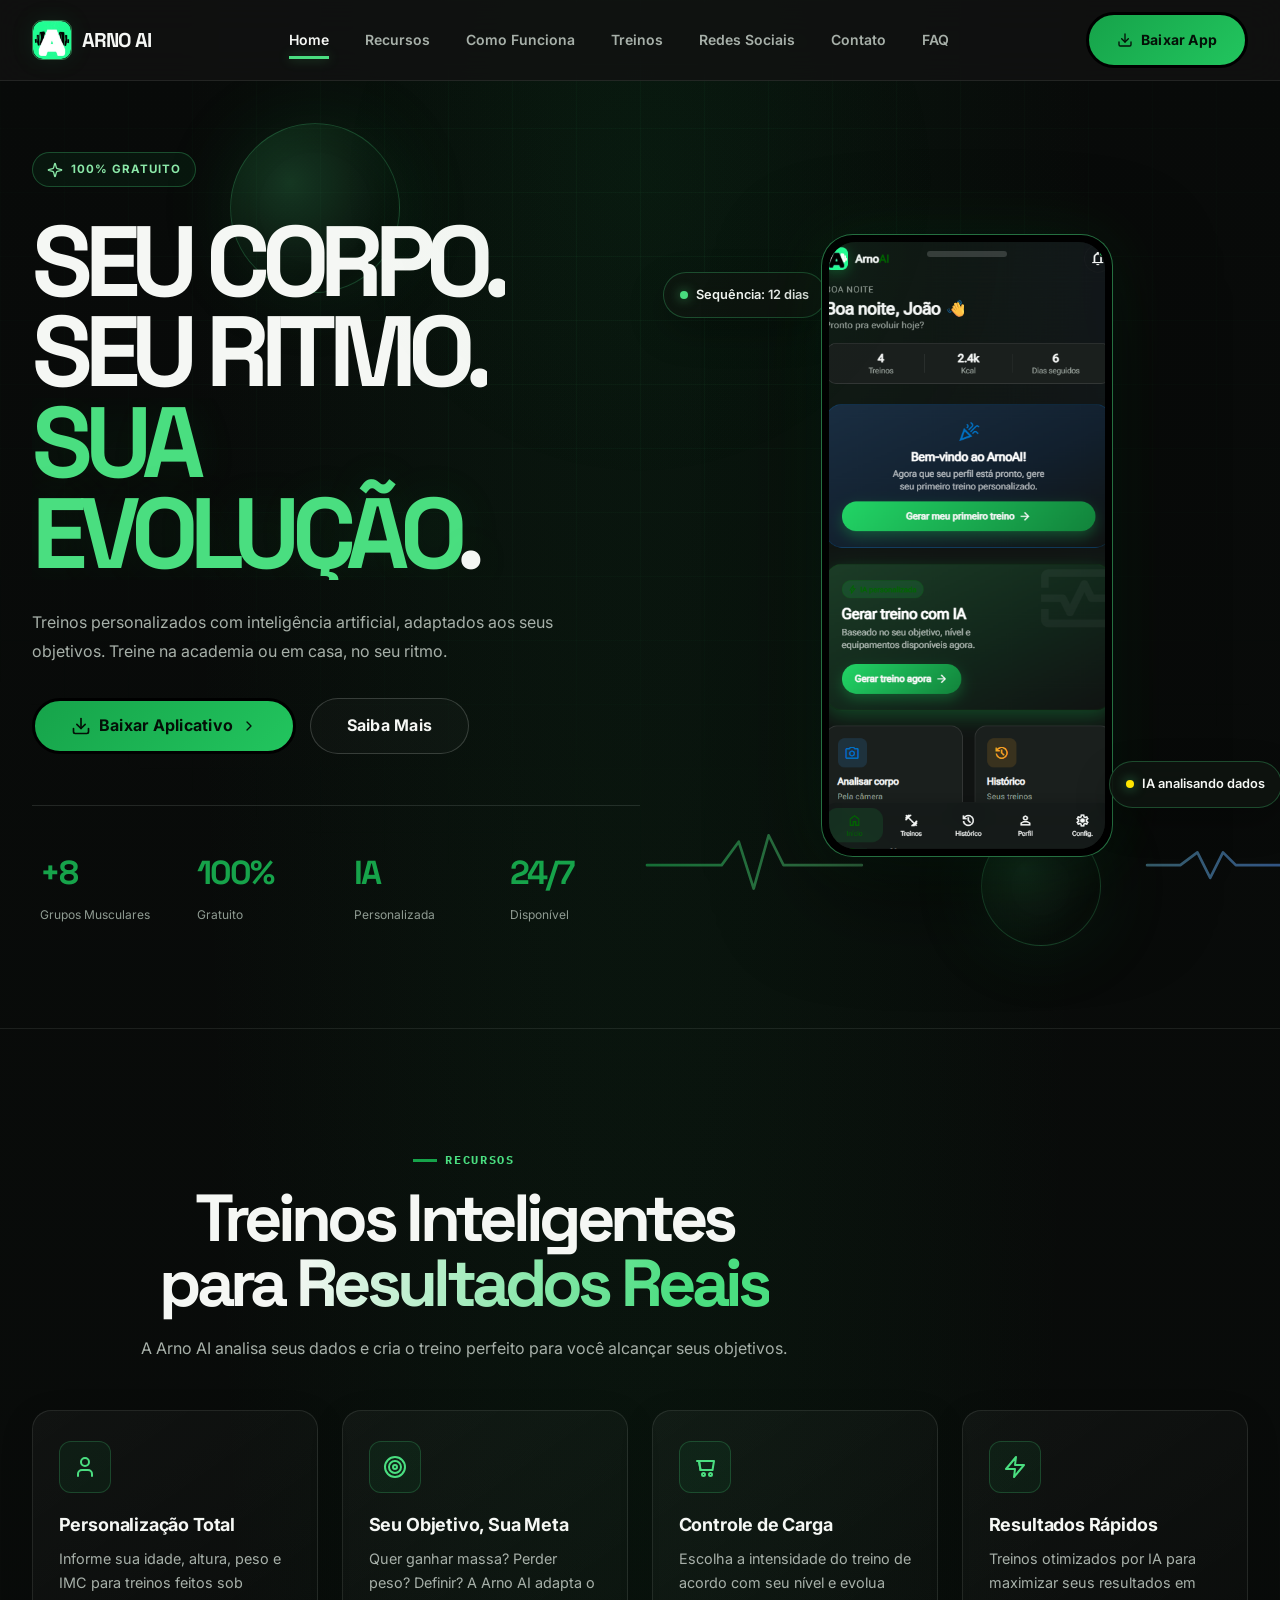
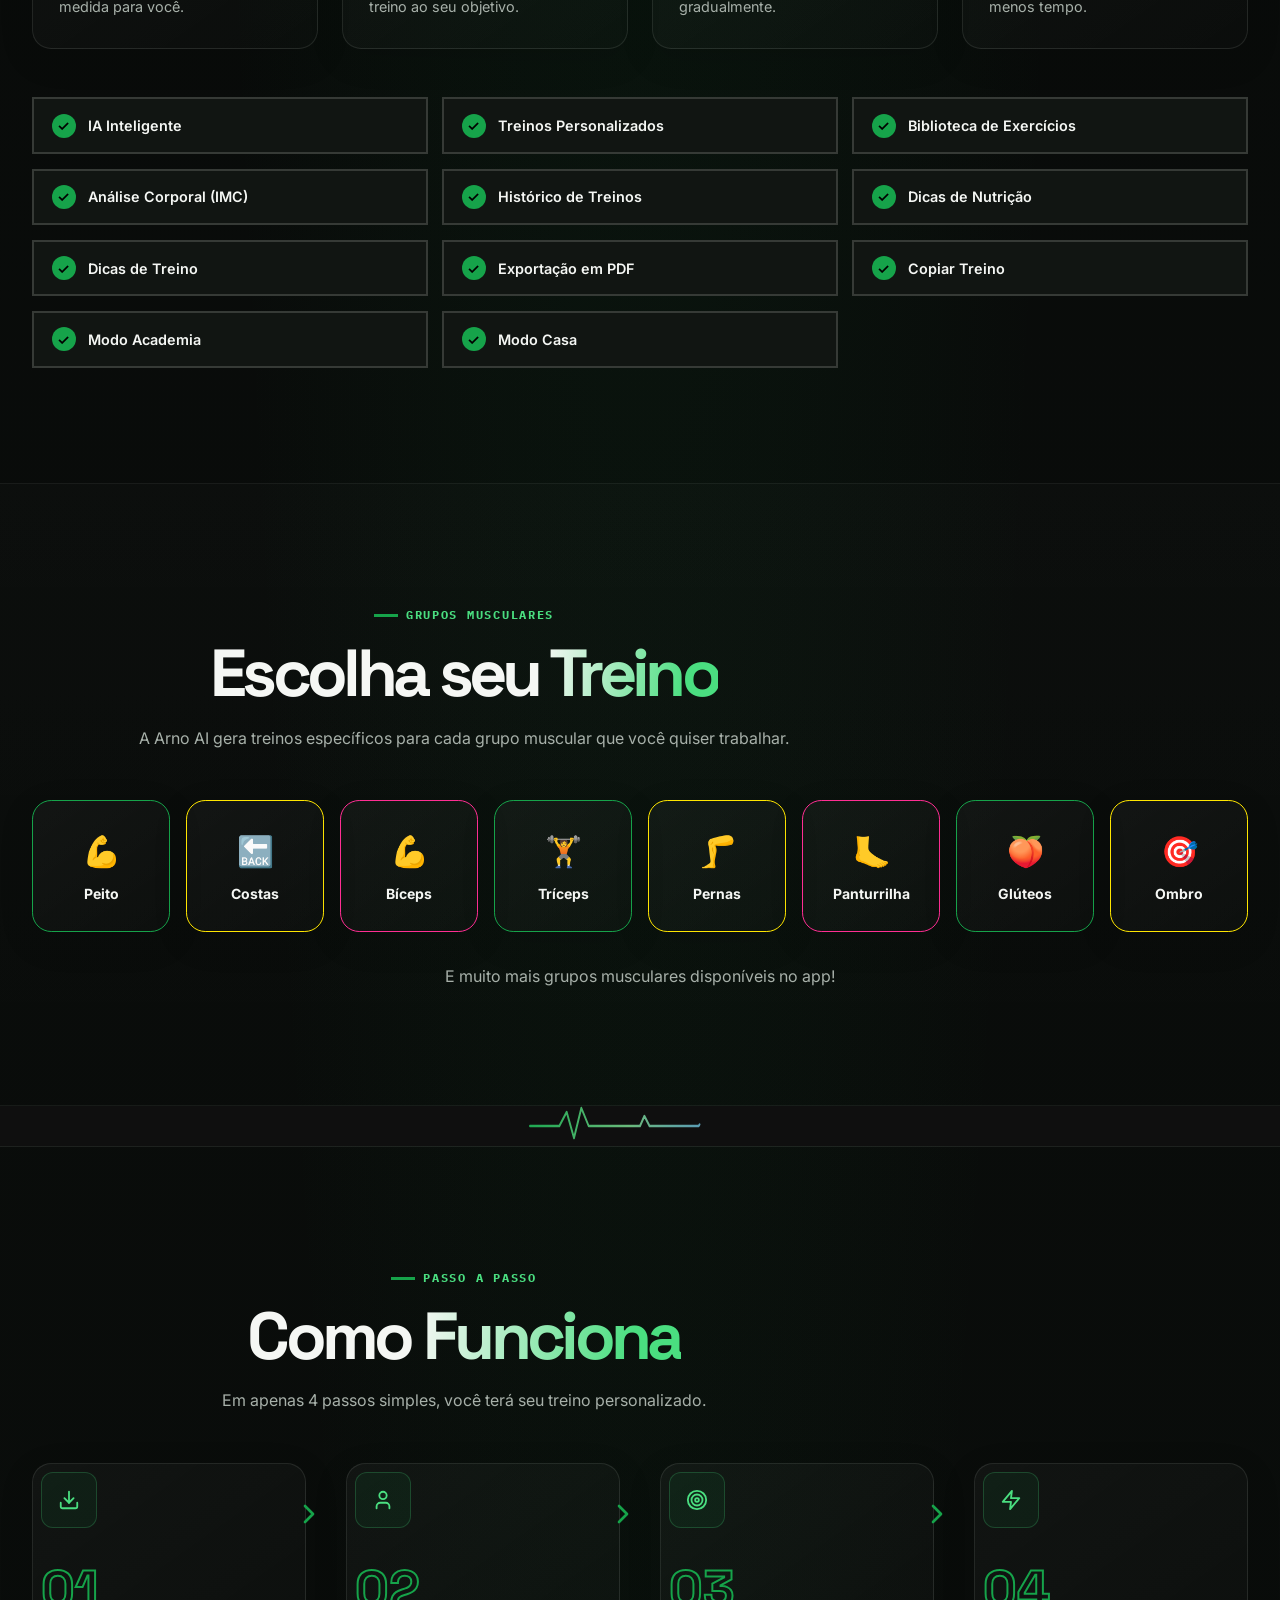
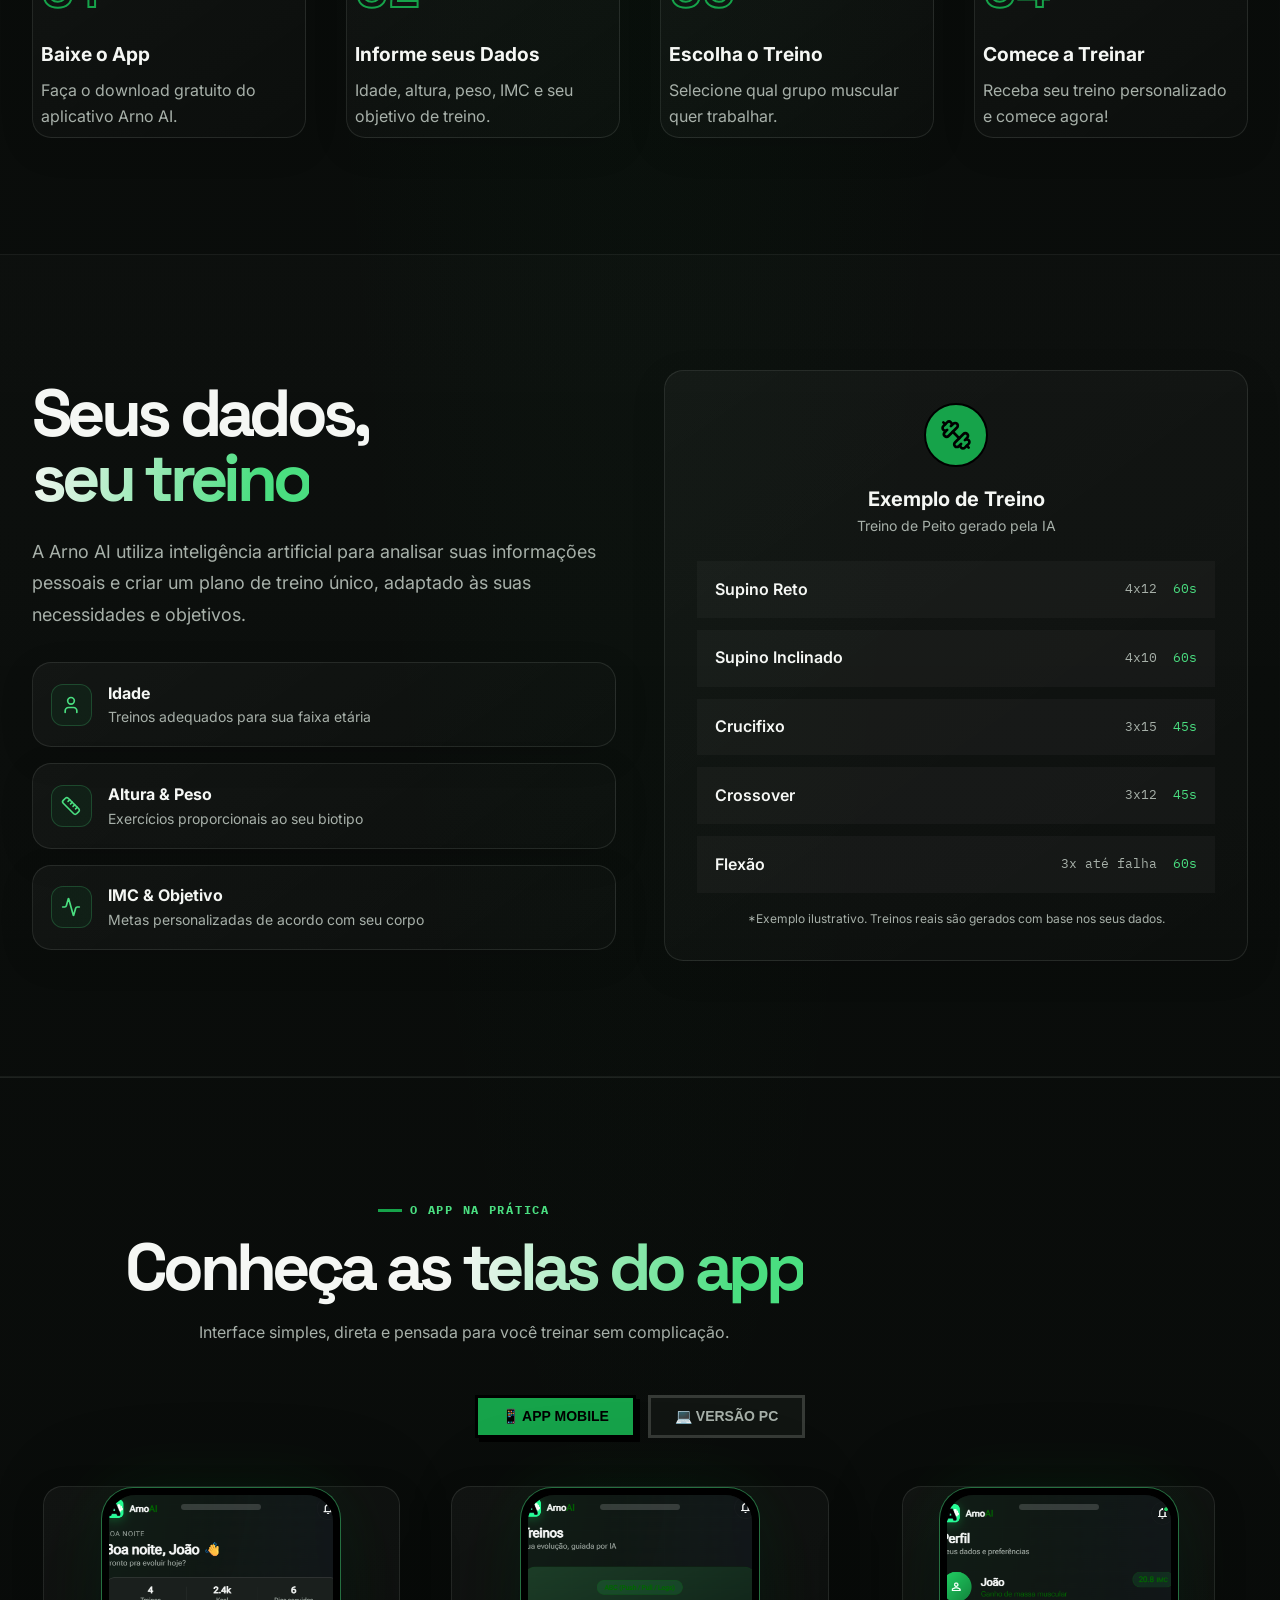
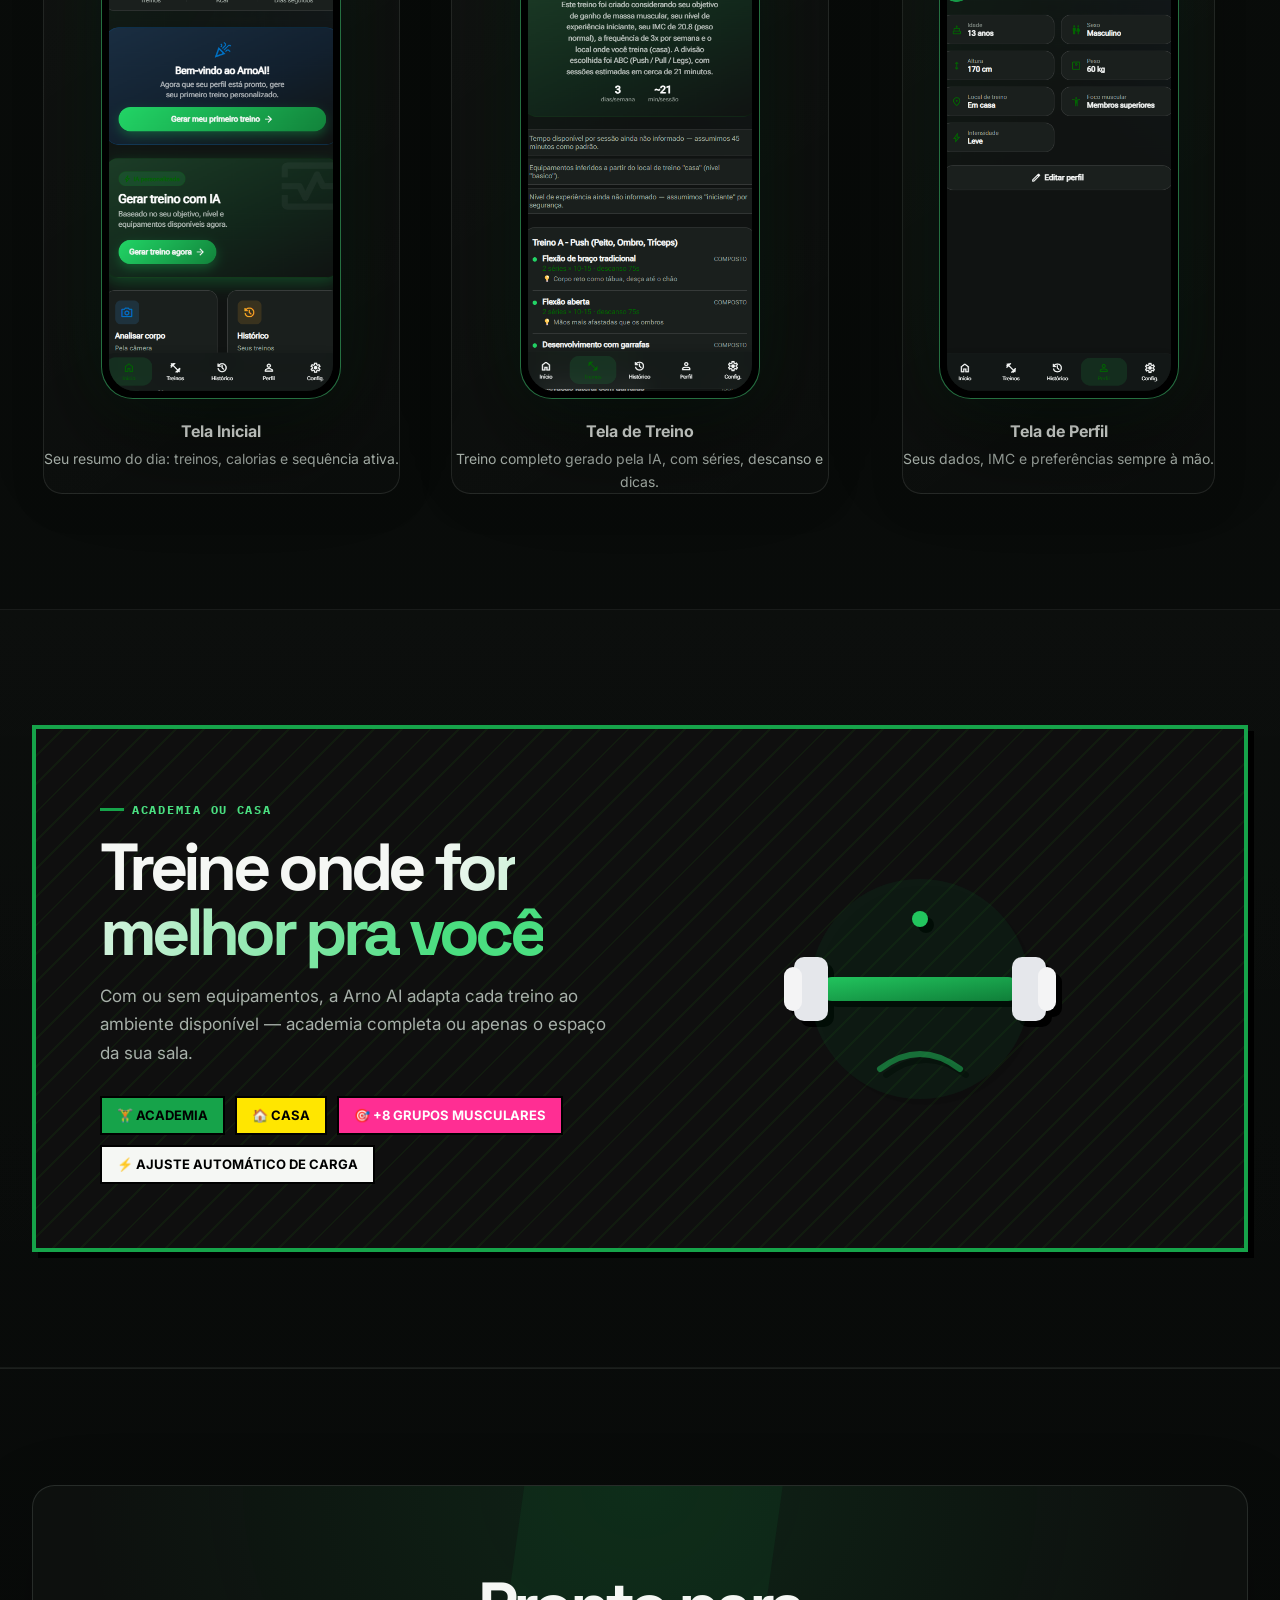
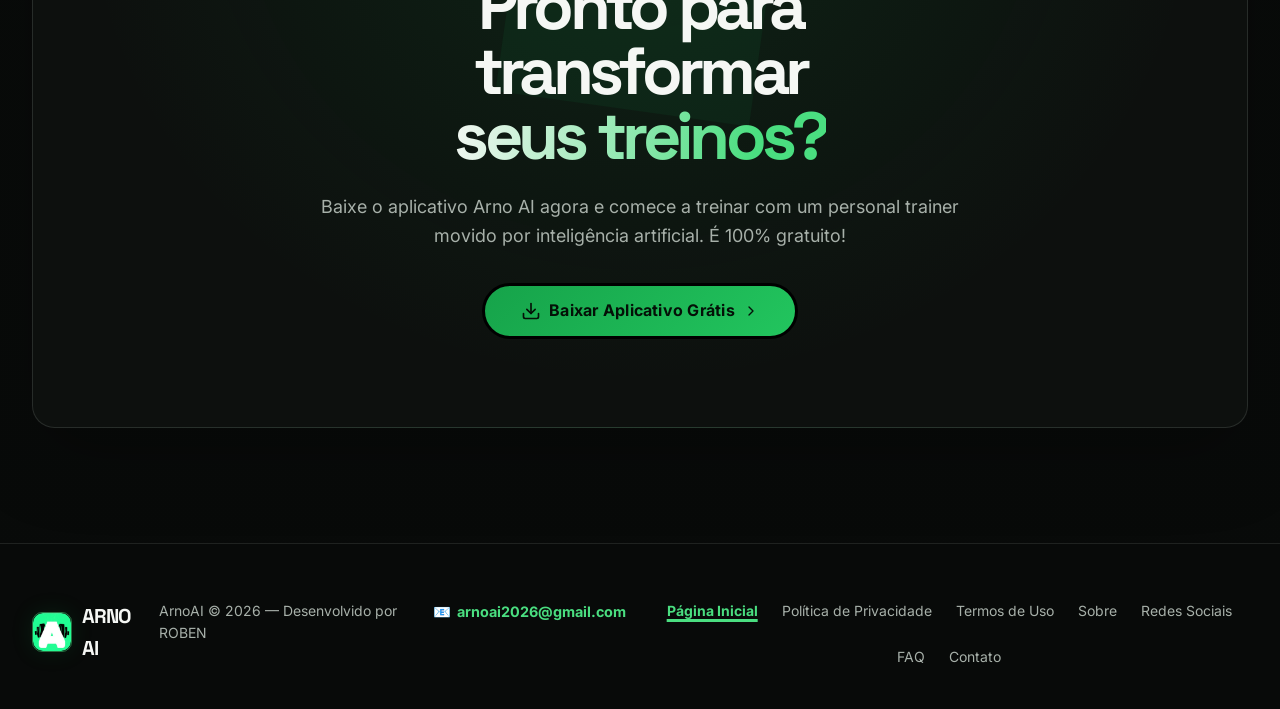
<file: index.html>
<!DOCTYPE html>
<html lang="pt-BR">
<head>
<meta charset="UTF-8">
<meta name="viewport" content="width=device-width, initial-scale=1.0">
<title>Arno AI - Seu Personal Trainer Inteligente</title>
<meta name="description" content="Gere treinos personalizados com inteligência artificial. Treinos adaptados ao seu corpo, objetivos e preferências. 100% gratuito.">
<meta name="keywords" content="treino, academia, fitness, IA, inteligência artificial, personal trainer, musculação">
<meta name="contact" content="arnoai2026@gmail.com">
<meta name="theme-color" content="#080A09">
<meta property="og:image" content="https://guxta44.github.io/ArnoAI/icone.png">
<meta name="twitter:card" content="summary_large_image">
<meta name="twitter:image" content="https://guxta44.github.io/ArnoAI/icone.png">
<link rel="preconnect" href="https://fonts.googleapis.com">
<link rel="preconnect" href="https://fonts.gstatic.com" crossorigin>
<link href="https://fonts.googleapis.com/css2?family=Inter:wght@400;500;600;700&family=Space+Grotesk:wght@500;700&family=IBM+Plex+Mono:wght@400;500&display=swap" rel="stylesheet">
<link rel="stylesheet" href="styles.css">
<link rel="stylesheet" href="redesign.css">
<link rel="icon" type="image/png" sizes="512x512" href="icone.png">
<link rel="apple-touch-icon" href="icone.png">
<link rel="manifest" href="manifest.json">
</head>
<body>

<svg width="0" height="0" style="position:absolute" aria-hidden="true" focusable="false">
<defs>
<linearGradient id="signalGradient" x1="0" y1="0" x2="1" y2="0">
<stop offset="0%" stop-color="#22c55e"/>
<stop offset="45%" stop-color="#7bd88f"/>
<stop offset="100%" stop-color="#5b9dff"/>
</linearGradient>
</defs>
</svg>

<header class="header">
<div class="container header-content">
<a href="#inicio" class="logo" style="text-decoration:none;color:inherit;">
<div class="logo-icon">
<img src="icone.png" alt="Arno AI" class="logo-icon-img">
</div>
<span class="logo-text">Arno AI</span>
</a>

<nav class="nav-desktop">
<a href="#inicio" class="nav-link">Home</a>
<a href="#recursos" class="nav-link">Recursos</a>
<a href="#como-funciona" class="nav-link">Como Funciona</a>
<a href="#treinos" class="nav-link">Treinos</a>
<a href="redessociais/index.html" class="nav-link">Redes Sociais</a>
<a href="contato/index.html" class="nav-link">Contato</a>
<a href="FAQ/index.html" class="nav-link">FAQ</a>
</nav>

<div class="header-actions">
<a href="https://github.com/Guxta44/ArnoAI/releases/latest/download/ArnoAI.exe" download="ArnoAI.exe" class="btn btn-primary" style="text-decoration: none;">
<svg xmlns="http://www.w3.org/2000/svg" width="16" height="16" viewBox="0 0 24 24" fill="none" stroke="currentColor" stroke-width="2" stroke-linecap="round" stroke-linejoin="round">
<path d="M21 15v4a2 2 0 0 1-2 2H5a2 2 0 0 1-2-2v-4"/>
<polyline points="7 10 12 15 17 10"/>
<line x1="12" x2="12" y1="15" y2="3"/>
</svg>
Baixar App
</a>
</div>

<button class="mobile-menu-btn" id="mobileMenuBtn" aria-label="Abrir menu">
<svg class="menu-icon" xmlns="http://www.w3.org/2000/svg" width="24" height="24" viewBox="0 0 24 24" fill="none" stroke="currentColor" stroke-width="2" stroke-linecap="round" stroke-linejoin="round">
<line x1="4" x2="20" y1="12" y2="12"/>
<line x1="4" x2="20" y1="6" y2="6"/>
<line x1="4" x2="20" y1="18" y2="18"/>
</svg>
<svg class="close-icon hidden" xmlns="http://www.w3.org/2000/svg" width="24" height="24" viewBox="0 0 24 24" fill="none" stroke="currentColor" stroke-width="2" stroke-linecap="round" stroke-linejoin="round">
<path d="M18 6 6 18"/>
<path d="m6 6 12 12"/>
</svg>
</button>
</div>

<nav class="nav-mobile hidden" id="mobileMenu">
<a href="#inicio" class="nav-link">Home</a>
<a href="#recursos" class="nav-link">Recursos</a>
<a href="#como-funciona" class="nav-link">Como Funciona</a>
<a href="#treinos" class="nav-link">Treinos</a>
<a href="redessociais/index.html" class="nav-link">Redes Sociais</a>
<a href="contato/index.html" class="nav-link">Contato</a>
<a href="FAQ/index.html" class="nav-link">FAQ</a>
<a href="https://github.com/Guxta44/ArnoAI/releases/latest/download/ArnoAI.exe" download="ArnoAI.exe" class="btn btn-primary btn-full" style="text-decoration: none;">
<svg xmlns="http://www.w3.org/2000/svg" width="16" height="16" viewBox="0 0 24 24" fill="none" stroke="currentColor" stroke-width="2" stroke-linecap="round" stroke-linejoin="round">
<path d="M21 15v4a2 2 0 0 1-2 2H5a2 2 0 0 1-2-2v-4"/>
<polyline points="7 10 12 15 17 10"/>
<line x1="12" x2="12" y1="15" y2="3"/>
</svg>
Baixar App
</a>
</nav>
</header>

<section class="hero" id="inicio">
<div class="hero-bg">
<div class="hero-blob hero-blob-1"></div>
<div class="hero-blob hero-blob-2"></div>
</div>
<div class="container">
<div class="hero-grid">
<div class="hero-content">
<div class="badge">
<svg xmlns="http://www.w3.org/2000/svg" width="16" height="16" viewBox="0 0 24 24" fill="none" stroke="currentColor" stroke-width="2" stroke-linecap="round" stroke-linejoin="round">
<path d="M9.937 15.5A2 2 0 0 0 8.5 14.063l-6.135-1.582a.5.5 0 0 1 0-.962L8.5 9.936A2 2 0 0 0 9.937 8.5l1.582-6.135a.5.5 0 0 1 .963 0L14.063 8.5A2 2 0 0 0 15.5 9.937l6.135 1.581a.5.5 0 0 1 0 .964L15.5 14.063a2 2 0 0 0-1.437 1.437l-1.582 6.135a.5.5 0 0 1-.963 0z"/>
</svg>
<span>100% Gratuito</span>
</div>
<h1 class="hero-title hero-title--editorial">
  <span class="hero-title-line">SEU CORPO.</span>
  <span class="hero-title-line">SEU RITMO.</span>
  <span class="hero-title-line hero-title-accent">SUA EVOLUÇÃO<span class="hero-period">.</span></span>
</h1>
<p class="hero-description">
Treinos personalizados com inteligência artificial, adaptados aos seus objetivos.
Treine na academia ou em casa, no seu ritmo.
</p>
<div class="hero-buttons">
<a href="https://github.com/Guxta44/ArnoAI/releases/latest/download/ArnoAI.exe" download="ArnoAI.exe" class="btn btn-primary btn-lg" style="text-decoration: none;">
<svg xmlns="http://www.w3.org/2000/svg" width="20" height="20" viewBox="0 0 24 24" fill="none" stroke="currentColor" stroke-width="2" stroke-linecap="round" stroke-linejoin="round">
<path d="M21 15v4a2 2 0 0 1-2 2H5a2 2 0 0 1-2-2v-4"/>
<polyline points="7 10 12 15 17 10"/>
<line x1="12" x2="12" y1="15" y2="3"/>
</svg>
Baixar Aplicativo
<svg xmlns="http://www.w3.org/2000/svg" width="16" height="16" viewBox="0 0 24 24" fill="none" stroke="currentColor" stroke-width="2" stroke-linecap="round" stroke-linejoin="round">
<path d="m9 18 6-6-6-6"/>
</svg>
</a>
<a href="saibamais/index.html" class="btn btn-outline btn-lg" style="text-decoration: none;">Saiba Mais</a>
</div>

<div class="stats">
<div class="stat">
<div class="stat-value">+8</div>
<div class="stat-label">Grupos Musculares</div>
</div>
<div class="stat">
<div class="stat-value">100%</div>
<div class="stat-label">Gratuito</div>
</div>
<div class="stat">
<div class="stat-value">IA</div>
<div class="stat-label">Personalizada</div>
</div>
<div class="stat">
<div class="stat-value">24/7</div>
<div class="stat-label">Disponível</div>
</div>
</div>
</div>

<div class="hero-visual">
<svg class="signal-line hero-signal" viewBox="0 0 600 60" preserveAspectRatio="none" aria-hidden="true" focusable="false">
<path d="M0,32 L70,32 L86,10 L100,54 L114,4 L128,32 L230,32 L246,32 L258,16 L270,32 L340,32 L390,32 L410,12 L430,32 L500,32 L516,20 L528,44 L540,20 L552,32 L600,32"/>
<circle r="4" style="offset-path: path('M0,32 L70,32 L86,10 L100,54 L114,4 L128,32 L230,32 L246,32 L258,16 L270,32 L340,32 L390,32 L410,12 L430,32 L500,32 L516,20 L528,44 L540,20 L552,32 L600,32');"/>
</svg>
<div class="float-chip float-chip--tl"><span class="dot"></span>Sequência: 12 dias</div>
<div class="phone-mock">
<div class="phone-mock__screen phone-mock__screen--photo">
<div class="phone-mock__notch"></div>
<img src="print-home.png" alt="Tela inicial do aplicativo Arno AI" loading="lazy">
</div>
</div>
<div class="float-chip float-chip--br float-chip--signal"><span class="dot"></span>IA analisando dados</div>
</div>
</div>
</div>
</section>

<section id="recursos" class="section section-border">
<div class="container">
<div class="section-header reveal">
<span class="eyebrow">Recursos</span>
<h2 class="section-title">
Treinos Inteligentes para
<span class="text-primary"> Resultados Reais</span>
</h2>
<p class="section-description">
A Arno AI analisa seus dados e cria o treino perfeito para você alcançar seus objetivos.
</p>
</div>
<div class="features-grid">
<div class="feature-card">
<div class="feature-icon">
<svg xmlns="http://www.w3.org/2000/svg" width="24" height="24" viewBox="0 0 24 24" fill="none" stroke="currentColor" stroke-width="2" stroke-linecap="round" stroke-linejoin="round">
<path d="M19 21v-2a4 4 0 0 0-4-4H9a4 4 0 0 0-4 4v2"/>
<circle cx="12" cy="7" r="4"/>
</svg>
</div>
<h3 class="feature-title">Personalização Total</h3>
<p class="feature-description">Informe sua idade, altura, peso e IMC para treinos feitos sob medida para você.</p>
</div>
<div class="feature-card">
<div class="feature-icon">
<svg xmlns="http://www.w3.org/2000/svg" width="24" height="24" viewBox="0 0 24 24" fill="none" stroke="currentColor" stroke-width="2" stroke-linecap="round" stroke-linejoin="round">
<circle cx="12" cy="12" r="10"/>
<circle cx="12" cy="12" r="6"/>
<circle cx="12" cy="12" r="2"/>
</svg>
</div>
<h3 class="feature-title">Seu Objetivo, Sua Meta</h3>
<p class="feature-description">Quer ganhar massa? Perder peso? Definir? A Arno AI adapta o treino ao seu objetivo.</p>
</div>
<div class="feature-card">
<div class="feature-icon">
<svg xmlns="http://www.w3.org/2000/svg" width="24" height="24" viewBox="0 0 24 24" fill="none" stroke="currentColor" stroke-width="2" stroke-linecap="round" stroke-linejoin="round">
<path d="M6 6h15l-1.5 9h-12z"/>
<path d="M6 6H4"/>
<path d="m6 6 1.5 9"/>
<circle cx="10.5" cy="19.5" r="1.5"/>
<circle cx="17.5" cy="19.5" r="1.5"/>
</svg>
</div>
<h3 class="feature-title">Controle de Carga</h3>
<p class="feature-description">Escolha a intensidade do treino de acordo com seu nível e evolua gradualmente.</p>
</div>
<div class="feature-card">
<div class="feature-icon">
<svg xmlns="http://www.w3.org/2000/svg" width="24" height="24" viewBox="0 0 24 24" fill="none" stroke="currentColor" stroke-width="2" stroke-linecap="round" stroke-linejoin="round">
<path d="M13 2 3 14h9l-1 8 10-12h-9l1-8z"/>
</svg>
</div>
<h3 class="feature-title">Resultados Rápidos</h3>
<p class="feature-description">Treinos otimizados por IA para maximizar seus resultados em menos tempo.</p>
</div>
</div>

<div class="resource-checklist reveal">
<div class="resource-item"><span class="check">✓</span>IA Inteligente</div>
<div class="resource-item"><span class="check">✓</span>Treinos Personalizados</div>
<div class="resource-item"><span class="check">✓</span>Biblioteca de Exercícios</div>
<div class="resource-item"><span class="check">✓</span>Análise Corporal (IMC)</div>
<div class="resource-item"><span class="check">✓</span>Histórico de Treinos</div>
<div class="resource-item"><span class="check">✓</span>Dicas de Nutrição</div>
<div class="resource-item"><span class="check">✓</span>Dicas de Treino</div>
<div class="resource-item"><span class="check">✓</span>Exportação em PDF</div>
<div class="resource-item"><span class="check">✓</span>Copiar Treino</div>
<div class="resource-item"><span class="check">✓</span>Modo Academia</div>
<div class="resource-item"><span class="check">✓</span>Modo Casa</div>
</div>
</div>
</section>

<section id="treinos" class="section section-dark">
<div class="container">
<div class="section-header reveal">
<span class="eyebrow">Grupos musculares</span>
<h2 class="section-title">
Escolha seu <span class="text-primary">Treino</span>
</h2>
<p class="section-description">
A Arno AI gera treinos específicos para cada grupo muscular que você quiser trabalhar.
</p>
</div>
<div class="workouts-grid">
<div class="workout-card">
<span class="workout-emoji">💪</span>
<span class="workout-name">Peito</span>
</div>
<div class="workout-card">
<span class="workout-emoji">🔙</span>
<span class="workout-name">Costas</span>
</div>
<div class="workout-card">
<span class="workout-emoji">💪</span>
<span class="workout-name">Bíceps</span>
</div>
<div class="workout-card">
<span class="workout-emoji">🏋️</span>
<span class="workout-name">Tríceps</span>
</div>
<div class="workout-card">
<span class="workout-emoji">🦵</span>
<span class="workout-name">Pernas</span>
</div>
<div class="workout-card">
<span class="workout-emoji">🦶</span>
<span class="workout-name">Panturrilha</span>
</div>
<div class="workout-card">
<span class="workout-emoji">🍑</span>
<span class="workout-name">Glúteos</span>
</div>
<div class="workout-card">
<span class="workout-emoji">🎯</span>
<span class="workout-name">Ombro</span>
</div>
</div>
<p class="workouts-note">E muito mais grupos musculares disponíveis no app!</p>
</div>
</section>

<div class="section-divider-wrap" aria-hidden="true">
<svg class="signal-line section-divider" viewBox="0 0 300 40" preserveAspectRatio="none" focusable="false">
<path d="M0,20 L40,20 L50,6 L60,32 L70,2 L80,20 L140,20 L150,20 L156,10 L163,20 L200,20 L230,20 L240,8 L250,20 L300,20"/>
<circle r="3" style="offset-path: path('M0,20 L40,20 L50,6 L60,32 L70,2 L80,20 L140,20 L150,20 L156,10 L163,20 L200,20 L230,20 L240,8 L250,20 L300,20');"/>
</svg>
</div>

<section id="como-funciona" class="section section-border">
<div class="container">
<div class="section-header reveal">
<span class="eyebrow">Passo a passo</span>
<h2 class="section-title">
Como <span class="text-primary">Funciona</span>
</h2>
<p class="section-description">
Em apenas 4 passos simples, você terá seu treino personalizado.
</p>
</div>
<div class="steps-grid">
<div class="step">
<div class="step-icon">
<svg xmlns="http://www.w3.org/2000/svg" width="22" height="22" viewBox="0 0 24 24" fill="none" stroke="currentColor" stroke-width="2" stroke-linecap="round" stroke-linejoin="round">
<path d="M21 15v4a2 2 0 0 1-2 2H5a2 2 0 0 1-2-2v-4"/>
<polyline points="7 10 12 15 17 10"/>
<line x1="12" x2="12" y1="15" y2="3"/>
</svg>
</div>
<div class="step-number">01</div>
<h3 class="step-title">Baixe o App</h3>
<p class="step-description">Faça o download gratuito do aplicativo Arno AI.</p>
<svg class="step-arrow" xmlns="http://www.w3.org/2000/svg" width="32" height="32" viewBox="0 0 24 24" fill="none" stroke="currentColor" stroke-width="2" stroke-linecap="round" stroke-linejoin="round">
<path d="m9 18 6-6-6-6"/>
</svg>
</div>
<div class="step">
<div class="step-icon">
<svg xmlns="http://www.w3.org/2000/svg" width="22" height="22" viewBox="0 0 24 24" fill="none" stroke="currentColor" stroke-width="2" stroke-linecap="round" stroke-linejoin="round">
<path d="M19 21v-2a4 4 0 0 0-4-4H9a4 4 0 0 0-4 4v2"/>
<circle cx="12" cy="7" r="4"/>
</svg>
</div>
<div class="step-number">02</div>
<h3 class="step-title">Informe seus Dados</h3>
<p class="step-description">Idade, altura, peso, IMC e seu objetivo de treino.</p>
<svg class="step-arrow" xmlns="http://www.w3.org/2000/svg" width="32" height="32" viewBox="0 0 24 24" fill="none" stroke="currentColor" stroke-width="2" stroke-linecap="round" stroke-linejoin="round">
<path d="m9 18 6-6-6-6"/>
</svg>
</div>
<div class="step">
<div class="step-icon">
<svg xmlns="http://www.w3.org/2000/svg" width="22" height="22" viewBox="0 0 24 24" fill="none" stroke="currentColor" stroke-width="2" stroke-linecap="round" stroke-linejoin="round">
<circle cx="12" cy="12" r="10"/>
<circle cx="12" cy="12" r="6"/>
<circle cx="12" cy="12" r="2"/>
</svg>
</div>
<div class="step-number">03</div>
<h3 class="step-title">Escolha o Treino</h3>
<p class="step-description">Selecione qual grupo muscular quer trabalhar.</p>
<svg class="step-arrow" xmlns="http://www.w3.org/2000/svg" width="32" height="32" viewBox="0 0 24 24" fill="none" stroke="currentColor" stroke-width="2" stroke-linecap="round" stroke-linejoin="round">
<path d="m9 18 6-6-6-6"/>
</svg>
</div>
<div class="step">
<div class="step-icon">
<svg xmlns="http://www.w3.org/2000/svg" width="22" height="22" viewBox="0 0 24 24" fill="none" stroke="currentColor" stroke-width="2" stroke-linecap="round" stroke-linejoin="round">
<path d="M13 2 3 14h9l-1 8 10-12h-9l1-8z"/>
</svg>
</div>
<div class="step-number">04</div>
<h3 class="step-title">Comece a Treinar</h3>
<p class="step-description">Receba seu treino personalizado e comece agora!</p>
</div>
</div>
</div>
</section>

<section class="section section-dark">
<div class="container">
<div class="data-grid">
<div class="data-content reveal">
<h2 class="section-title text-left">
Seus dados, <span class="text-primary">seu treino</span>
</h2>
<p class="data-description">
A Arno AI utiliza inteligência artificial para analisar suas informações
pessoais e criar um plano de treino único, adaptado às suas necessidades e objetivos.
</p>
<div class="data-items">
<div class="data-item">
<div class="data-item-icon">
<svg xmlns="http://www.w3.org/2000/svg" width="20" height="20" viewBox="0 0 24 24" fill="none" stroke="currentColor" stroke-width="2" stroke-linecap="round" stroke-linejoin="round">
<path d="M19 21v-2a4 4 0 0 0-4-4H9a4 4 0 0 0-4 4v2"/>
<circle cx="12" cy="7" r="4"/>
</svg>
</div>
<div>
<div class="data-item-title">Idade</div>
<div class="data-item-text">Treinos adequados para sua faixa etária</div>
</div>
</div>
<div class="data-item">
<div class="data-item-icon">
<svg xmlns="http://www.w3.org/2000/svg" width="20" height="20" viewBox="0 0 24 24" fill="none" stroke="currentColor" stroke-width="2" stroke-linecap="round" stroke-linejoin="round">
<path d="M21.3 15.3a2.4 2.4 0 0 1 0 3.4l-2.6 2.6a2.4 2.4 0 0 1-3.4 0L2.7 8.7a2.41 2.41 0 0 1 0-3.4l2.6-2.6a2.41 2.41 0 0 1 3.4 0Z"/>
<path d="m14.5 12.5 2-2"/>
<path d="m11.5 9.5 2-2"/>
<path d="m8.5 6.5 2-2"/>
<path d="m17.5 15.5 2-2"/>
</svg>
</div>
<div>
<div class="data-item-title">Altura & Peso</div>
<div class="data-item-text">Exercícios proporcionais ao seu biotipo</div>
</div>
</div>
<div class="data-item">
<div class="data-item-icon">
<svg xmlns="http://www.w3.org/2000/svg" width="20" height="20" viewBox="0 0 24 24" fill="none" stroke="currentColor" stroke-width="2" stroke-linecap="round" stroke-linejoin="round">
<path d="M22 12h-2.48a2 2 0 0 0-1.93 1.46l-2.35 8.36a.25.25 0 0 1-.48 0L9.24 2.18a.25.25 0 0 0-.48 0l-2.35 8.36A2 2 0 0 1 4.49 12H2"/>
</svg>
</div>
<div>
<div class="data-item-title">IMC & Objetivo</div>
<div class="data-item-text">Metas personalizadas de acordo com seu corpo</div>
</div>
</div>
</div>
</div>
<div class="preview-card reveal">
<div class="preview-header">
<div class="preview-icon">
<svg xmlns="http://www.w3.org/2000/svg" width="32" height="32" viewBox="0 0 24 24" fill="none" stroke="currentColor" stroke-width="2" stroke-linecap="round" stroke-linejoin="round">
<path d="M14.4 14.4 9.6 9.6"/>
<path d="M18.657 21.485a2 2 0 1 1-2.829-2.828l-1.767 1.768a2 2 0 1 1-2.829-2.829l6.364-6.364a2 2 0 1 1 2.829 2.829l-1.768 1.767a2 2 0 1 1 2.828 2.829z"/>
<path d="m21.5 21.5-1.4-1.4"/>
<path d="M3.9 3.9 2.5 2.5"/>
<path d="M6.404 12.768a2 2 0 1 1-2.829-2.829l1.768-1.767a2 2 0 1 1-2.828-2.829l2.828-2.828a2 2 0 1 1 2.829 2.828l1.767-1.768a2 2 0 1 1 2.829 2.829z"/>
</svg>
</div>
<h3 class="preview-title">Exemplo de Treino</h3>
<p class="preview-subtitle">Treino de Peito gerado pela IA</p>
</div>
<div class="exercise-list">
<div class="exercise-item">
<span class="exercise-name">Supino Reto</span>
<div class="exercise-details">
<span>4x12</span>
<span class="exercise-rest">60s</span>
</div>
</div>
<div class="exercise-item">
<span class="exercise-name">Supino Inclinado</span>
<div class="exercise-details">
<span>4x10</span>
<span class="exercise-rest">60s</span>
</div>
</div>
<div class="exercise-item">
<span class="exercise-name">Crucifixo</span>
<div class="exercise-details">
<span>3x15</span>
<span class="exercise-rest">45s</span>
</div>
</div>
<div class="exercise-item">
<span class="exercise-name">Crossover</span>
<div class="exercise-details">
<span>3x12</span>
<span class="exercise-rest">45s</span>
</div>
</div>
<div class="exercise-item">
<span class="exercise-name">Flexão</span>
<div class="exercise-details">
<span>3x até falha</span>
<span class="exercise-rest">60s</span>
</div>
</div>
</div>
<p class="preview-note">*Exemplo ilustrativo. Treinos reais são gerados com base nos seus dados.</p>
</div>
</div>
</div>
</section>

<section class="section section-border" id="prints">
<div class="container">
<div class="section-header reveal">
<span class="eyebrow">O app na prática</span>
<h2 class="section-title">Conheça as <span class="text-primary">telas do app</span></h2>
<p class="section-description">Interface simples, direta e pensada para você treinar sem complicação.</p>
</div>

<div class="view-tabs reveal">
<button type="button" class="view-tab is-active" data-view="mobile">📱 App Mobile</button>
<button type="button" class="view-tab" data-view="desktop">💻 Versão PC</button>
</div>

<div class="prints-grid view-panel" data-panel="mobile">
<div class="print-item reveal">
<div class="phone-mock">
<div class="phone-mock__screen phone-mock__screen--photo">
<div class="phone-mock__notch"></div>
<img src="print-home.png" alt="Tela inicial do aplicativo Arno AI" loading="lazy">
</div>
</div>
<div class="print-label">Tela Inicial</div>
<p class="print-desc">Seu resumo do dia: treinos, calorias e sequência ativa.</p>
</div>
<div class="print-item reveal">
<div class="phone-mock">
<div class="phone-mock__screen phone-mock__screen--photo">
<div class="phone-mock__notch"></div>
<img src="print-treinos.png" alt="Tela de treinos do aplicativo Arno AI" loading="lazy">
</div>
</div>
<div class="print-label">Tela de Treino</div>
<p class="print-desc">Treino completo gerado pela IA, com séries, descanso e dicas.</p>
</div>
<div class="print-item reveal">
<div class="phone-mock">
<div class="phone-mock__screen phone-mock__screen--photo">
<div class="phone-mock__notch"></div>
<img src="print-perfil.png" alt="Tela de perfil do aplicativo Arno AI" loading="lazy">
</div>
</div>
<div class="print-label">Tela de Perfil</div>
<p class="print-desc">Seus dados, IMC e preferências sempre à mão.</p>
</div>
</div>

<div class="prints-grid prints-grid--desktop view-panel hidden" data-panel="desktop">
<div class="print-item reveal">
<div class="browser-mock">
<div class="browser-mock__bar">
<span class="browser-mock__dot"></span>
<span class="browser-mock__dot"></span>
<span class="browser-mock__dot"></span>
<span class="browser-mock__url"></span>
</div>
<div class="browser-mock__screen">
<img src="desktop-form.png" alt="Gerador de treino do Arno AI na versão desktop" loading="lazy">
</div>
</div>
<div class="print-label">Gerador de Treino</div>
<p class="print-desc">Preencha seus dados e gere um treino completo com IA.</p>
</div>
<div class="print-item reveal">
<div class="browser-mock">
<div class="browser-mock__bar">
<span class="browser-mock__dot"></span>
<span class="browser-mock__dot"></span>
<span class="browser-mock__dot"></span>
<span class="browser-mock__url"></span>
</div>
<div class="browser-mock__screen">
<img src="desktop-analise.png" alt="Análise corporal em tempo real no Arno AI desktop" loading="lazy">
</div>
</div>
<div class="print-label">Análise em Tempo Real</div>
<p class="print-desc">Acompanhe a IA montando seu treino passo a passo.</p>
</div>
<div class="print-item reveal">
<div class="browser-mock">
<div class="browser-mock__bar">
<span class="browser-mock__dot"></span>
<span class="browser-mock__dot"></span>
<span class="browser-mock__dot"></span>
<span class="browser-mock__url"></span>
</div>
<div class="browser-mock__screen">
<img src="desktop-config.png" alt="Configuração completa do treino no Arno AI desktop" loading="lazy">
</div>
</div>
<div class="print-label">Configuração Completa</div>
<p class="print-desc">Objetivo, nível, grupos musculares e muito mais.</p>
</div>
</div>
</div>
</section>

<section class="section section-dark">
<div class="container">
<div class="fitness-banner reveal">
<div class="fitness-copy">
<span class="eyebrow">Academia ou casa</span>
<h2 class="section-title">Treine onde <span class="text-primary">for melhor pra você</span></h2>
<p>Com ou sem equipamentos, a Arno AI adapta cada treino ao ambiente disponível — academia completa ou apenas o espaço da sua sala.</p>
<div class="fitness-tags">
<span class="fitness-tag">🏋️ Academia</span>
<span class="fitness-tag">🏠 Casa</span>
<span class="fitness-tag">🎯 +8 grupos musculares</span>
<span class="fitness-tag">⚡ Ajuste automático de carga</span>
</div>
</div>
<div class="fitness-illustration">
<svg viewBox="0 0 320 260" xmlns="http://www.w3.org/2000/svg">
<defs>
<linearGradient id="barGrad" x1="0" y1="0" x2="1" y2="1">
<stop offset="0" stop-color="#22c55e"/>
<stop offset="1" stop-color="#0f7d38"/>
</linearGradient>
</defs>
<circle cx="160" cy="130" r="110" fill="rgba(22,163,74,0.08)"/>
<rect x="60" y="118" width="200" height="24" rx="12" fill="url(#barGrad)"/>
<rect x="34" y="98" width="34" height="64" rx="10" fill="#e5e7eb"/>
<rect x="252" y="98" width="34" height="64" rx="10" fill="#e5e7eb"/>
<rect x="24" y="108" width="18" height="44" rx="9" fill="#f4f4f5"/>
<rect x="278" y="108" width="18" height="44" rx="9" fill="#f4f4f5"/>
<circle cx="160" cy="60" r="8" fill="#22c55e"/>
<path d="M120 210 q40 -30 80 0" stroke="#22c55e" stroke-width="6" fill="none" stroke-linecap="round" opacity="0.5"/>
</svg>
</div>
</div>
</div>
</section>

<section class="section section-border">
<div class="container">
<div class="cta-box reveal">
<div class="cta-bg"></div>
<h2 class="cta-title">
Pronto para transformar
<br>
<span class="text-primary">seus treinos?</span>
</h2>
<p class="cta-description">
Baixe o aplicativo Arno AI agora e comece a treinar com um personal trainer
movido por inteligência artificial. É 100% gratuito!
</p>
<a href="https://github.com/Guxta44/ArnoAI/releases/latest/download/ArnoAI.exe" download="ArnoAI.exe" class="btn btn-primary btn-lg" style="text-decoration: none;">
<svg xmlns="http://www.w3.org/2000/svg" width="20" height="20" viewBox="0 0 24 24" fill="none" stroke="currentColor" stroke-width="2" stroke-linecap="round" stroke-linejoin="round">
<path d="M21 15v4a2 2 0 0 1-2 2H5a2 2 0 0 1-2-2v-4"/>
<polyline points="7 10 12 15 17 10"/>
<line x1="12" x2="12" y1="15" y2="3"/>
</svg>
Baixar Aplicativo Grátis
<svg xmlns="http://www.w3.org/2000/svg" width="16" height="16" viewBox="0 0 24 24" fill="none" stroke="currentColor" stroke-width="2" stroke-linecap="round" stroke-linejoin="round">
<path d="m9 18 6-6-6-6"/>
</svg>
</a>
</div>
</div>
</section>

<footer class="footer">
<div class="container footer-content">
<div class="logo">
<div class="logo-icon">
<img src="icone.png" alt="Arno AI" class="logo-icon-img">
</div>
<span class="logo-text">Arno AI</span>
</div>
<p class="footer-copyright">ArnoAI © 2026 — Desenvolvido por ROBEN</p>
<p class="footer-contact-line">
📧 <a href="mailto:arnoai2026@gmail.com" class="footer-email-link">arnoai2026@gmail.com</a>
</p>
<div class="footer-links">
<a href="index.html" class="footer-link" aria-current="page">Página Inicial</a>
<a href="politica/index.html" class="footer-link">Política de Privacidade</a>
<a href="termos/index.html" class="footer-link">Termos de Uso</a>
<a href="sobre/index.html" class="footer-link">Sobre</a>
<a href="redessociais/index.html" class="footer-link">Redes Sociais</a>
<a href="FAQ/index.html" class="footer-link">FAQ</a>
<a href="contato/index.html" class="footer-link">Contato</a>
</div>
</div>
</footer>

<script src="script.js"></script>
<script src="redesign.js"></script>
</body>
</html>
</file>
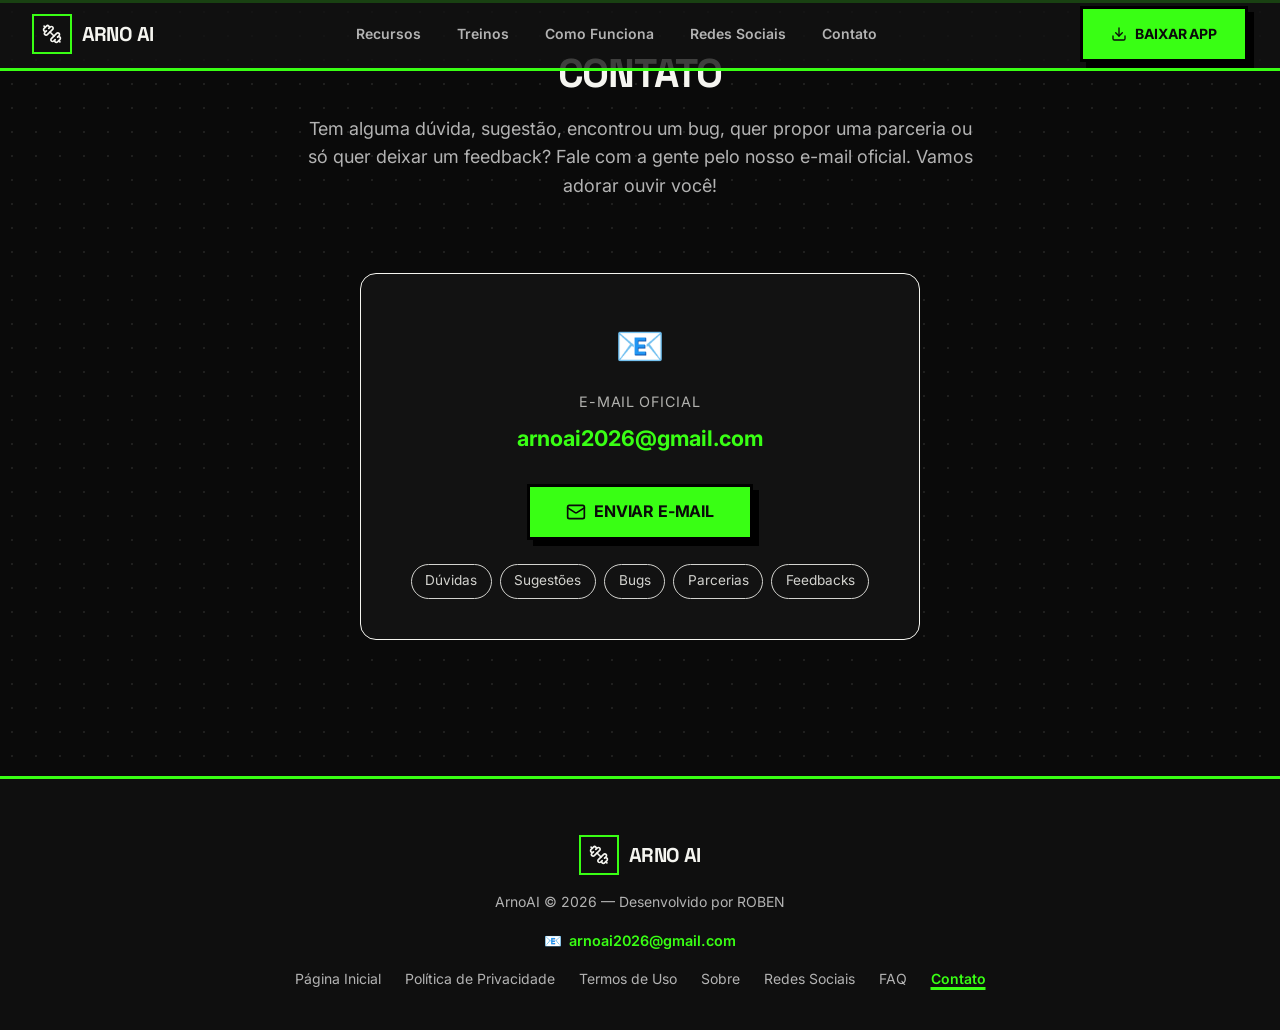
<file: contato/index.html>
<!DOCTYPE html>
<html lang="pt-BR">
<head>
  <meta charset="UTF-8">
  <meta name="viewport" content="width=device-width, initial-scale=1.0">
  <title>Contato - Arno AI</title>
  <meta name="description" content="Entre em contato com a equipe da Arno AI para dúvidas, sugestões, bugs, parcerias e feedbacks.">
  <meta name="keywords" content="contato, suporte, arno ai, personal trainer ia">
  <meta name="contact" content="arnoai2026@gmail.com">

  <meta name="theme-color" content="#39FF88">
  <meta property="og:image" content="https://guxta44.github.io/ArnoAI/icone.png">
  <meta name="twitter:card" content="summary_large_image">
  <meta name="twitter:image" content="https://guxta44.github.io/ArnoAI/icone.png">

  <link rel="preconnect" href="https://fonts.googleapis.com">
  <link rel="preconnect" href="https://fonts.gstatic.com" crossorigin>
  <link href="https://fonts.googleapis.com/css2?family=Inter:wght@400;500;600;700&family=Space+Grotesk:wght@500;700&display=swap" rel="stylesheet">
  <link rel="stylesheet" href="../styles.css">

  <link rel="icon" type="image/png" sizes="512x512" href="../icone.png">
  <link rel="apple-touch-icon" href="../icone.png">
  <link rel="manifest" href="../manifest.json">

  <style>
    /* Estilos complementares apenas para esta página,
       reaproveitando as variáveis e classes já existentes
       em styles.css. Nenhuma classe existente foi alterada. */
    .footer-link[aria-current="page"] {
      color: var(--primary);
      font-weight: 600;
    }

    .footer-link[aria-disabled="true"] {
      cursor: default;
      pointer-events: none;
      opacity: 0.55;
    }

    .footer-content {
      display: flex;
      flex-direction: column;
      align-items: center;
      gap: 1rem;
      text-align: center;
    }

    .footer-dev {
      opacity: 0.7;
      font-size: 0.875rem;
      margin: 0;
    }

    .footer-contact-line {
      display: inline-flex;
      align-items: center;
      gap: 0.4rem;
      font-size: 0.9rem;
      margin: 0;
    }

    .footer-email-link {
      color: var(--primary);
      text-decoration: none;
      font-weight: 600;
      transition: opacity 0.2s ease;
    }

    .footer-email-link:hover {
      opacity: 0.8;
      text-decoration: underline;
    }

    /* Cartão de contato da página Contato */
    .contact-section {
      padding-top: 3rem;
    }

    .contact-card {
      max-width: 560px;
      margin: 0 auto;
      background: var(--card, rgba(255, 255, 255, 0.03));
      border: 1px solid var(--border, rgba(255, 255, 255, 0.1));
      border-radius: 1rem;
      padding: 2.5rem 2rem;
      text-align: center;
    }

    .contact-card-icon {
      font-size: 2.5rem;
      margin-bottom: 0.75rem;
    }

    .contact-card-label {
      font-size: 0.9rem;
      text-transform: uppercase;
      letter-spacing: 0.05em;
      opacity: 0.7;
      margin-bottom: 0.5rem;
    }

    .contact-card-email {
      font-size: 1.35rem;
      font-weight: 700;
      color: var(--primary);
      word-break: break-word;
      margin-bottom: 1.75rem;
    }

    .contact-topics {
      display: flex;
      flex-wrap: wrap;
      gap: 0.5rem;
      justify-content: center;
      margin: 1.5rem 0 0;
      list-style: none;
      padding: 0;
    }

    .contact-topic {
      font-size: 0.85rem;
      padding: 0.35rem 0.85rem;
      border-radius: 999px;
      border: 1px solid var(--border, rgba(255, 255, 255, 0.15));
      opacity: 0.85;
    }
  </style>
</head>
<body>
  <header class="header">
    <div class="container header-content">
      <div class="logo">
        <div class="logo-icon">
          <svg xmlns="http://www.w3.org/2000/svg" width="20" height="20" viewBox="0 0 24 24" fill="none" stroke="currentColor" stroke-width="2" stroke-linecap="round" stroke-linejoin="round">
            <path d="M14.4 14.4 9.6 9.6"/>
            <path d="M18.657 21.485a2 2 0 1 1-2.829-2.828l-1.767 1.768a2 2 0 1 1-2.829-2.829l6.364-6.364a2 2 0 1 1 2.829 2.829l-1.768 1.767a2 2 0 1 1 2.828 2.829z"/>
            <path d="m21.5 21.5-1.4-1.4"/>
            <path d="M3.9 3.9 2.5 2.5"/>
            <path d="M6.404 12.768a2 2 0 1 1-2.829-2.829l1.768-1.767a2 2 0 1 1-2.828-2.829l2.828-2.828a2 2 0 1 1 2.829 2.828l1.767-1.768a2 2 0 1 1 2.829 2.829z"/>
          </svg>
        </div>
        <span class="logo-text">Arno AI</span>
      </div>

      <nav class="nav-desktop">
        <a href="../index.html#recursos" class="nav-link">Recursos</a>
        <a href="../index.html#treinos" class="nav-link">Treinos</a>
        <a href="../index.html#como-funciona" class="nav-link">Como Funciona</a>
        <a href="../redessociais/index.html" class="nav-link">Redes Sociais</a>
        <a href="index.html" class="nav-link" aria-current="page">Contato</a>
      </nav>

      <div class="header-actions">
        <a href="https://github.com/Guxta44/ArnoAI/releases/download/v1.0/arno_ai.exe?raw=true" download="arno_ai.exe" class="btn btn-primary" style="text-decoration: none;">
          <svg xmlns="http://www.w3.org/2000/svg" width="16" height="16" viewBox="0 0 24 24" fill="none" stroke="currentColor" stroke-width="2" stroke-linecap="round" stroke-linejoin="round">
            <path d="M21 15v4a2 2 0 0 1-2 2H5a2 2 0 0 1-2-2v-4"/>
            <polyline points="7 10 12 15 17 10"/>
            <line x1="12" x2="12" y1="15" y2="3"/>
          </svg>
          Baixar App
        </a>
      </div>

      <button class="mobile-menu-btn" id="mobileMenuBtn" aria-label="Abrir menu">
        <svg class="menu-icon" xmlns="http://www.w3.org/2000/svg" width="24" height="24" viewBox="0 0 24 24" fill="none" stroke="currentColor" stroke-width="2" stroke-linecap="round" stroke-linejoin="round">
          <line x1="4" x2="20" y1="12" y2="12"/>
          <line x1="4" x2="20" y1="6" y2="6"/>
          <line x1="4" x2="20" y1="18" y2="18"/>
        </svg>
        <svg class="close-icon hidden" xmlns="http://www.w3.org/2000/svg" width="24" height="24" viewBox="0 0 24 24" fill="none" stroke="currentColor" stroke-width="2" stroke-linecap="round" stroke-linejoin="round">
          <path d="M18 6 6 18"/>
          <path d="m6 6 12 12"/>
        </svg>
      </button>
    </div>

    <nav class="nav-mobile hidden" id="mobileMenu">
      <a href="../index.html#recursos" class="nav-link">Recursos</a>
      <a href="../index.html#treinos" class="nav-link">Treinos</a>
      <a href="../index.html#como-funciona" class="nav-link">Como Funciona</a>
      <a href="../redessociais/index.html" class="nav-link">Redes Sociais</a>
      <a href="index.html" class="nav-link" aria-current="page">Contato</a>
      <a href="https://github.com/Guxta44/ArnoAI/releases/download/v1.0/arno_ai.exe?raw=true" download="arno_ai.exe" class="btn btn-primary btn-full" style="text-decoration: none;">
        <svg xmlns="http://www.w3.org/2000/svg" width="16" height="16" viewBox="0 0 24 24" fill="none" stroke="currentColor" stroke-width="2" stroke-linecap="round" stroke-linejoin="round">
          <path d="M21 15v4a2 2 0 0 1-2 2H5a2 2 0 0 1-2-2v-4"/>
          <polyline points="7 10 12 15 17 10"/>
          <line x1="12" x2="12" y1="15" y2="3"/>
        </svg>
        Baixar App
      </a>
    </nav>
  </header>

  <section class="section contact-section section-border">
    <div class="container">
      <div class="section-header">
        <h1 class="section-title">Contato</h1>
        <p class="section-description">
          Tem alguma dúvida, sugestão, encontrou um bug, quer propor uma parceria
          ou só quer deixar um feedback? Fale com a gente pelo nosso e-mail oficial.
          Vamos adorar ouvir você!
        </p>
      </div>

      <div class="contact-card">
        <div class="contact-card-icon">📧</div>
        <div class="contact-card-label">E-mail Oficial</div>
        <div class="contact-card-email">arnoai2026@gmail.com</div>

        <a href="mailto:arnoai2026@gmail.com" class="btn btn-primary btn-lg" style="text-decoration: none;">
          <svg xmlns="http://www.w3.org/2000/svg" width="20" height="20" viewBox="0 0 24 24" fill="none" stroke="currentColor" stroke-width="2" stroke-linecap="round" stroke-linejoin="round">
            <rect width="20" height="16" x="2" y="4" rx="2"/>
            <path d="m22 7-8.97 5.7a1.94 1.94 0 0 1-2.06 0L2 7"/>
          </svg>
          Enviar e-mail
        </a>

        <ul class="contact-topics">
          <li class="contact-topic">Dúvidas</li>
          <li class="contact-topic">Sugestões</li>
          <li class="contact-topic">Bugs</li>
          <li class="contact-topic">Parcerias</li>
          <li class="contact-topic">Feedbacks</li>
        </ul>
      </div>
    </div>
  </section>

  <footer class="footer">
    <div class="container footer-content">
      <div class="logo">
        <div class="logo-icon">
          <svg xmlns="http://www.w3.org/2000/svg" width="20" height="20" viewBox="0 0 24 24" fill="none" stroke="currentColor" stroke-width="2" stroke-linecap="round" stroke-linejoin="round">
            <path d="M14.4 14.4 9.6 9.6"/>
            <path d="M18.657 21.485a2 2 0 1 1-2.829-2.828l-1.767 1.768a2 2 0 1 1-2.829-2.829l6.364-6.364a2 2 0 1 1 2.829 2.829l-1.768 1.767a2 2 0 1 1 2.828 2.829z"/>
            <path d="m21.5 21.5-1.4-1.4"/>
            <path d="M3.9 3.9 2.5 2.5"/>
            <path d="M6.404 12.768a2 2 0 1 1-2.829-2.829l1.768-1.767a2 2 0 1 1-2.828-2.829l2.828-2.828a2 2 0 1 1 2.829 2.828l1.767-1.768a2 2 0 1 1 2.829 2.829z"/>
          </svg>
        </div>
        <span class="logo-text">Arno AI</span>
      </div>

      <p class="footer-copyright">ArnoAI © 2026 — Desenvolvido por ROBEN</p>

      <p class="footer-contact-line">
        📧 <a href="mailto:arnoai2026@gmail.com" class="footer-email-link">arnoai2026@gmail.com</a>
      </p>

      <div class="footer-links">
        <a href="../index.html" class="footer-link">Página Inicial</a>
        <a href="../politica/index.html" class="footer-link">Política de Privacidade</a>
        <a href="../termos/index.html" class="footer-link">Termos de Uso</a>
        <a href="../sobre/index.html" class="footer-link">Sobre</a>
        <a href="../redessociais/index.html" class="footer-link">Redes Sociais</a>
        <a href="../FAQ/index.html" class="footer-link">FAQ</a>
        <a href="index.html" class="footer-link" aria-current="page">Contato</a>
      </div>
    </div>
  </footer>

  <script src="../script.js"></script>
</body>
</html>
</file>
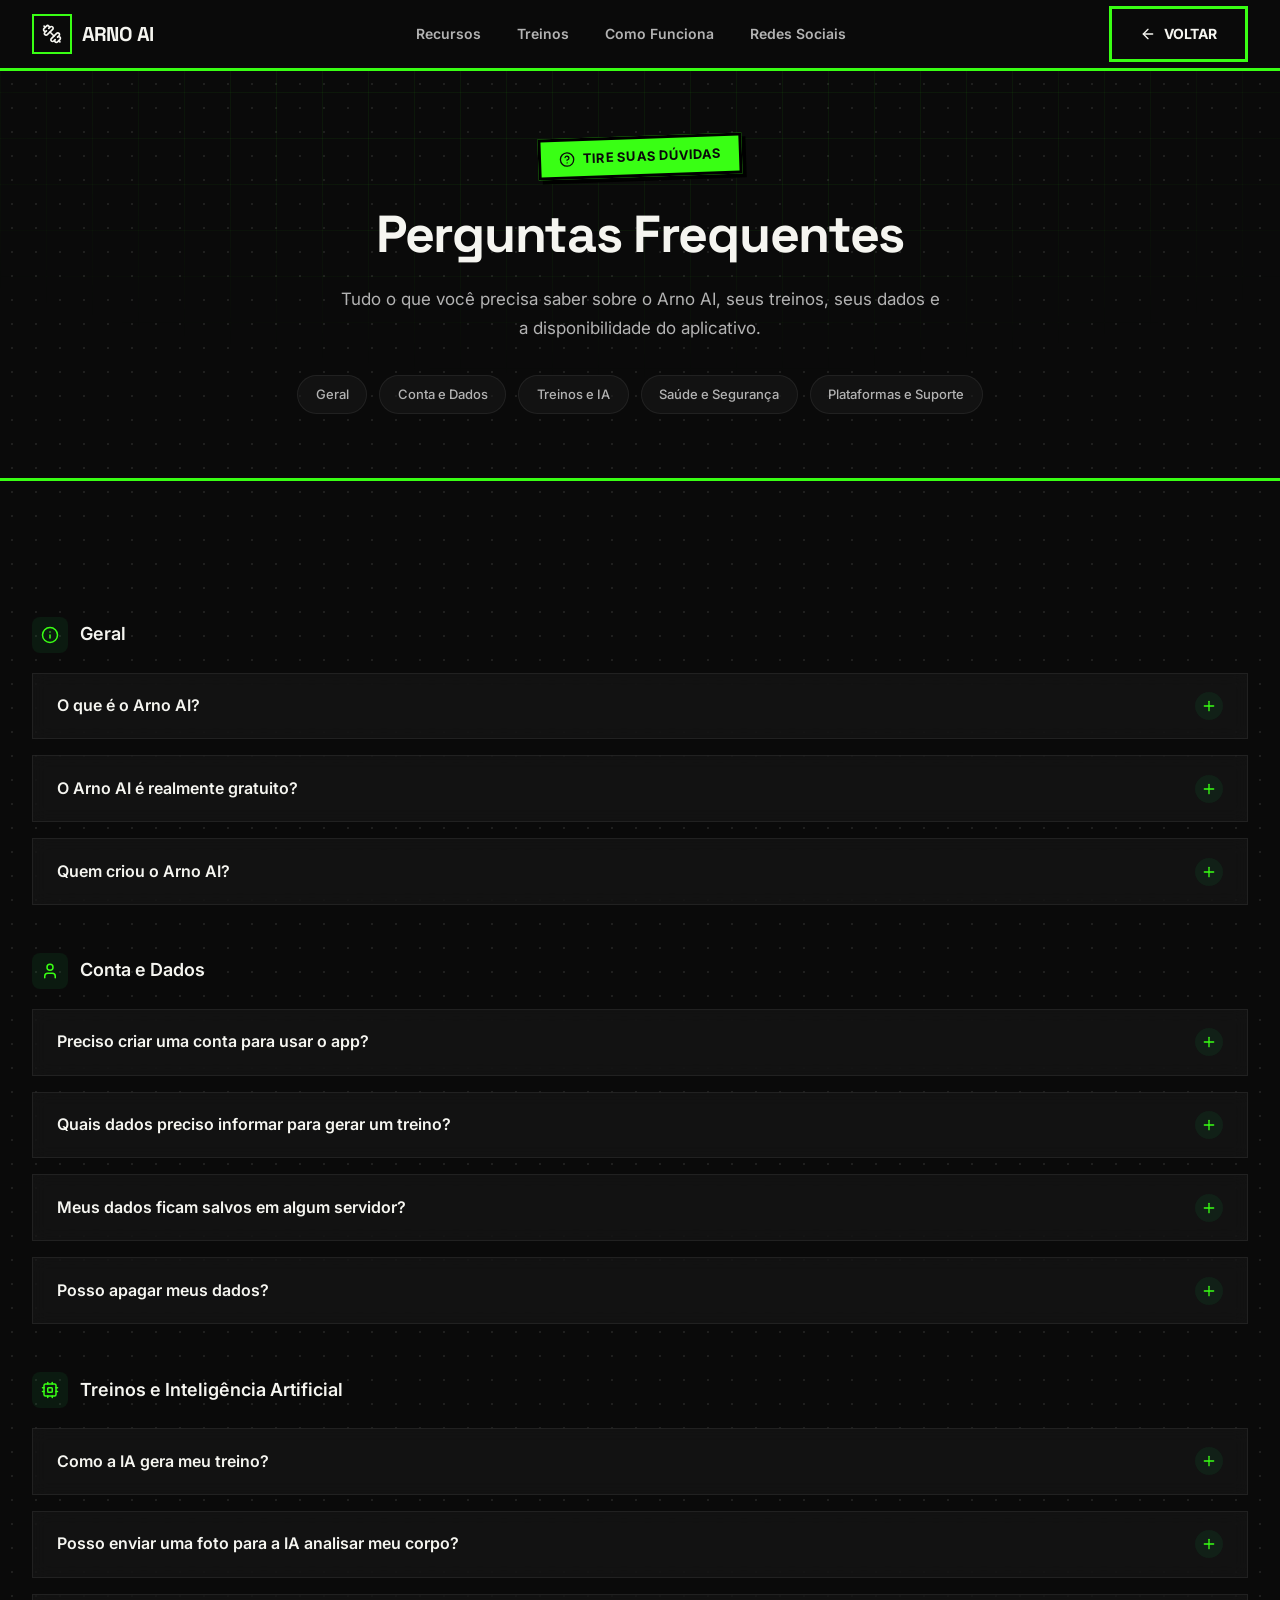
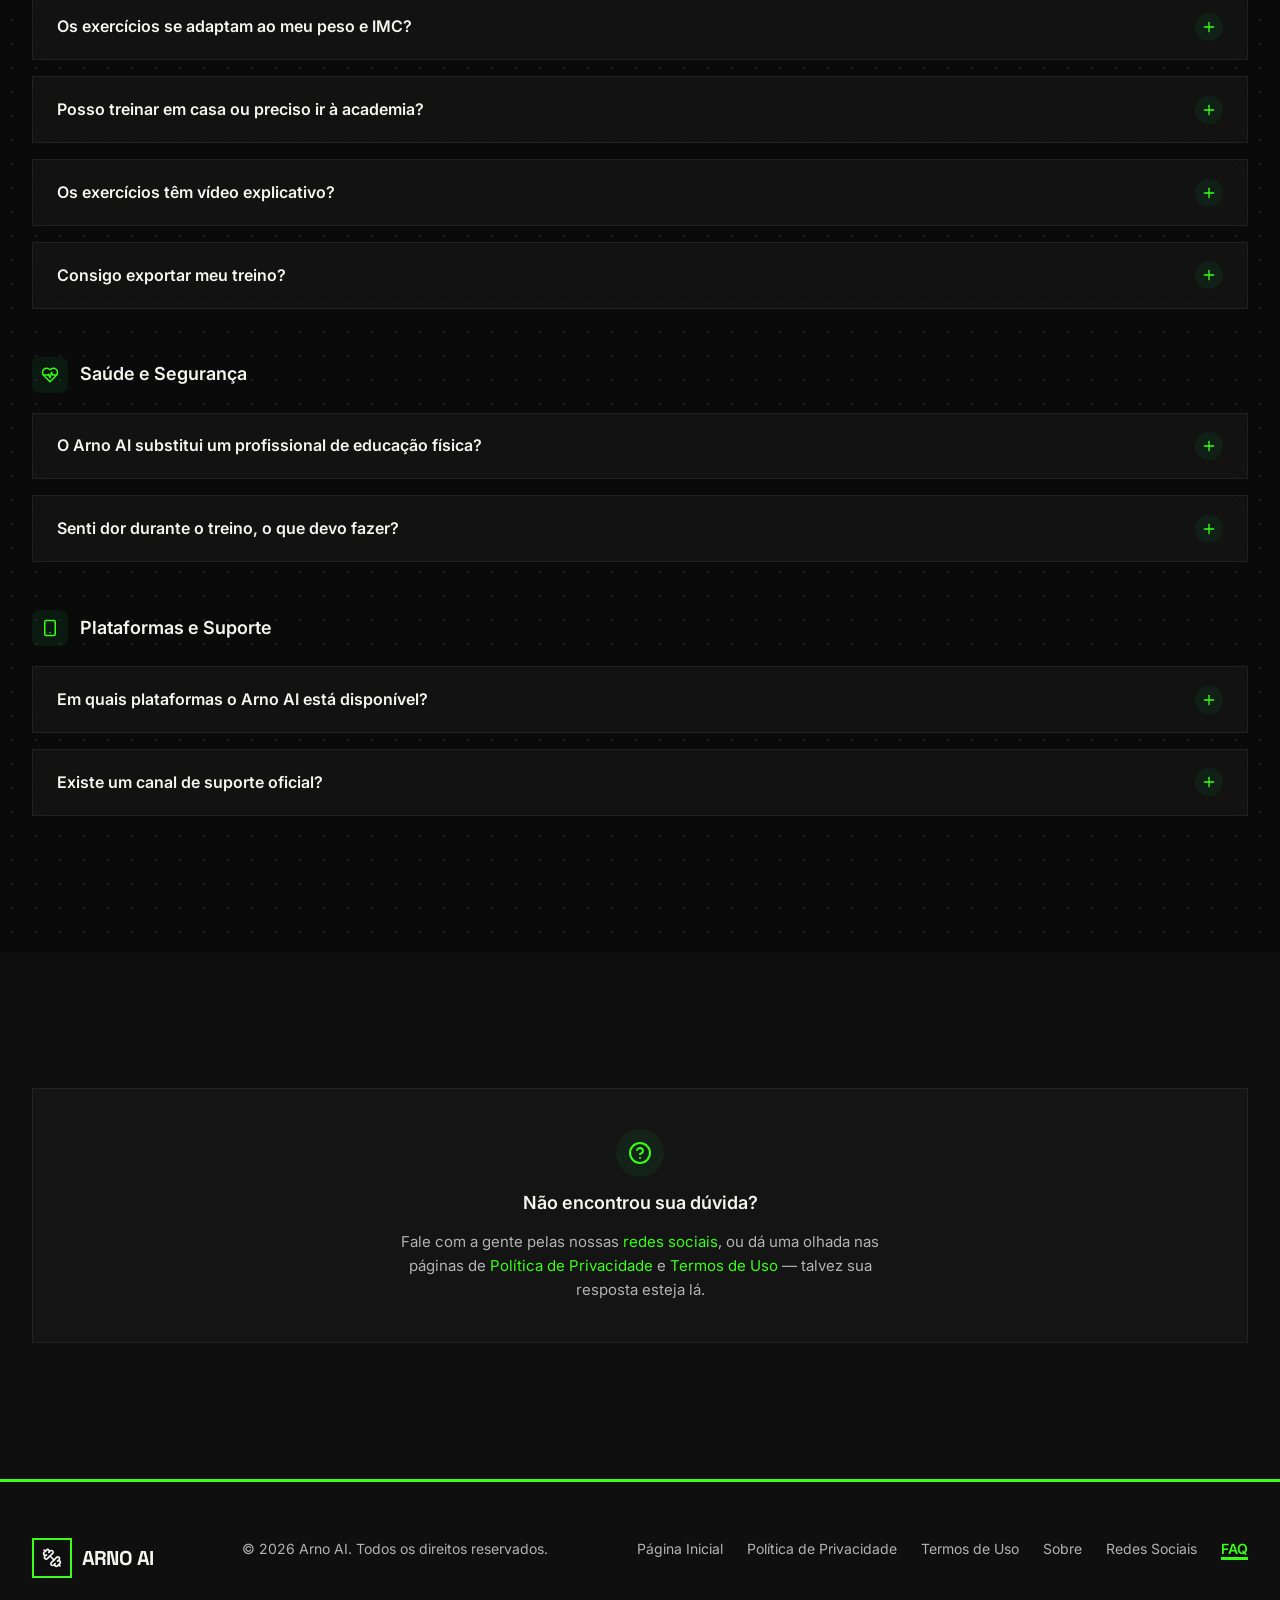
<file: FAQ/index.html>
<!DOCTYPE html>
<html lang="pt-BR">
<head>
  <meta charset="UTF-8">
  <meta name="viewport" content="width=device-width, initial-scale=1.0">

  <title>Perguntas Frequentes - Arno AI</title>
  <meta name="description" content="Tire suas dúvidas sobre o Arno AI: como funciona, quais dados são usados, se é realmente gratuito, em quais plataformas está disponível e muito mais.">
  <meta name="keywords" content="faq, perguntas frequentes, dúvidas, arno ai, treino gratuito, academia, fitness, IA, inteligência artificial, personal trainer, musculação">
  <meta name="robots" content="index, follow">
  <link rel="canonical" href="https://guxta44.github.io/ArnoAI/faq/">

  <meta name="theme-color" content="#39FF88">

  <!-- Open Graph -->
  <meta property="og:type" content="website">
  <meta property="og:title" content="Perguntas Frequentes - Arno AI">
  <meta property="og:description" content="Tire suas dúvidas sobre como o Arno AI funciona, seus dados, treinos gerados por IA e disponibilidade nas plataformas.">
  <meta property="og:image" content="https://guxta44.github.io/ArnoAI/icone.png">
  <meta property="og:url" content="https://guxta44.github.io/ArnoAI/faq/">
  <meta property="og:locale" content="pt_BR">

  <!-- Twitter Cards -->
  <meta name="twitter:card" content="summary_large_image">
  <meta name="twitter:title" content="Perguntas Frequentes - Arno AI">
  <meta name="twitter:description" content="Tire suas dúvidas sobre como o Arno AI funciona, seus dados, treinos gerados por IA e disponibilidade nas plataformas.">
  <meta name="twitter:image" content="https://guxta44.github.io/ArnoAI/icone.png">

  <link rel="preconnect" href="https://fonts.googleapis.com">
  <link rel="preconnect" href="https://fonts.gstatic.com" crossorigin>
  <link href="https://fonts.googleapis.com/css2?family=Inter:wght@400;500;600;700&family=Space+Grotesk:wght@500;700&display=swap" rel="stylesheet">

  <!-- Reutiliza a folha de estilos principal do site (nenhuma regra existente é alterada) -->
  <link rel="stylesheet" href="../styles.css">

  <link rel="icon" type="image/png" sizes="512x512" href="../icone.png">
  <link rel="apple-touch-icon" href="../icone.png">
  <link rel="manifest" href="../manifest.json">

  <!-- Dados estruturados (FAQPage) para melhor exibição nos resultados de busca -->
  <script type="application/ld+json">
  {
    "@context": "https://schema.org",
    "@type": "FAQPage",
    "mainEntity": [
      {
        "@type": "Question",
        "name": "O que é o Arno AI?",
        "acceptedAnswer": { "@type": "Answer", "text": "O Arno AI é uma plataforma que utiliza Inteligência Artificial para gerar treinos personalizados e gratuitos, pensada para quem não tem condições de pagar uma academia." }
      },
      {
        "@type": "Question",
        "name": "O Arno AI é realmente gratuito?",
        "acceptedAnswer": { "@type": "Answer", "text": "Sim. O Arno AI é 100% gratuito, sem mensalidades e sem custos escondidos." }
      },
      {
        "@type": "Question",
        "name": "Quais dados preciso informar para gerar um treino?",
        "acceptedAnswer": { "@type": "Answer", "text": "Nome, idade, altura, peso, dias de treino por semana, carga máxima, duração do treino e o grupo muscular desejado. O app calcula seu IMC automaticamente." }
      },
      {
        "@type": "Question",
        "name": "Em quais plataformas o Arno AI está disponível?",
        "acceptedAnswer": { "@type": "Answer", "text": "O Arno AI já está disponível para Windows. As versões para Android estão em desenvolvimento, e a versão para iPhone chegará em breve." }
      }
    ]
  }
  </script>

  <style>
    /*
      Estilos exclusivos da página de FAQ.
      Mesmo padrão das páginas anteriores: reaproveita ao máximo as
      classes já existentes no styles.css e cria apenas o necessário,
      prefixado com "faq-", sem redefinir nenhuma classe global.
    */

    /* ---------- Hero ---------- */
    .faq-hero {
      position: relative;
      padding: 7rem 0 3rem;
      overflow: hidden;
      text-align: center;
    }

    @media (min-width: 768px) {
      .faq-hero { padding: 8.5rem 0 4rem; }
    }

    .faq-hero .hero-blob-1 { top: -6rem; left: 10%; }
    .faq-hero .hero-blob-2 { bottom: -8rem; right: 10%; }

    .faq-title {
      font-family: 'Space Grotesk', sans-serif;
      font-size: 2.25rem;
      font-weight: 700;
      letter-spacing: -0.025em;
      line-height: 1.15;
    }

    @media (min-width: 640px) {
      .faq-title { font-size: 2.75rem; }
    }

    @media (min-width: 1024px) {
      .faq-title { font-size: 3.25rem; }
    }

    .faq-subtitle {
      max-width: 38rem;
      margin: 1.25rem auto 0;
      font-size: 1.0625rem;
      color: var(--muted-foreground);
      line-height: 1.7;
    }

    /* ---------- Categorias (índice de atalho) ---------- */
    .faq-categories {
      display: flex;
      flex-wrap: wrap;
      justify-content: center;
      gap: 0.75rem;
      margin-top: 2rem;
    }

    .faq-category-pill {
      padding: 0.5rem 1.1rem;
      border-radius: 9999px;
      border: 1px solid rgba(51, 51, 51, 0.5);
      background-color: rgba(26, 26, 26, 0.5);
      color: var(--muted-foreground);
      font-size: 0.8125rem;
      font-weight: 500;
      text-decoration: none;
      transition: all 0.25s ease;
    }

    .faq-category-pill:hover {
      border-color: rgba(22, 163, 74, 0.5);
      color: var(--foreground);
      background-color: var(--card);
    }

    /* ---------- Grupos de perguntas ---------- */
    .faq-group {
      scroll-margin-top: 6rem;
    }

    .faq-group + .faq-group {
      margin-top: 3rem;
    }

    .faq-group-title {
      display: flex;
      align-items: center;
      gap: 0.75rem;
      font-size: 1.125rem;
      font-weight: 600;
      margin-bottom: 1.25rem;
    }

    .faq-group-icon {
      display: flex;
      align-items: center;
      justify-content: center;
      width: 2.25rem;
      height: 2.25rem;
      border-radius: 0.5rem;
      background-color: rgba(22, 163, 74, 0.1);
      color: var(--primary);
      flex-shrink: 0;
    }

    .faq-list {
      display: flex;
      flex-direction: column;
      gap: 1rem;
    }

    /* ---------- Item do accordion (usa <details>/<summary> nativos) ---------- */
    .faq-item {
      border-radius: var(--radius);
      border: 1px solid rgba(51, 51, 51, 0.5);
      background-color: rgba(26, 26, 26, 0.5);
      backdrop-filter: blur(8px);
      transition: border-color 0.25s ease, background-color 0.25s ease;
      overflow: hidden;
    }

    .faq-item:hover {
      border-color: rgba(22, 163, 74, 0.4);
    }

    .faq-item[open] {
      border-color: rgba(22, 163, 74, 0.5);
      background-color: var(--card);
    }

    .faq-question {
      display: flex;
      align-items: center;
      justify-content: space-between;
      gap: 1rem;
      padding: 1.15rem 1.5rem;
      font-size: 1rem;
      font-weight: 600;
      cursor: pointer;
      list-style: none;
    }

    .faq-question::-webkit-details-marker {
      display: none;
    }

    .faq-question-icon {
      display: flex;
      align-items: center;
      justify-content: center;
      flex-shrink: 0;
      width: 1.75rem;
      height: 1.75rem;
      border-radius: 50%;
      background-color: rgba(22, 163, 74, 0.1);
      color: var(--primary);
      transition: transform 0.3s ease, background-color 0.3s ease, color 0.3s ease;
    }

    .faq-item[open] .faq-question-icon {
      transform: rotate(45deg);
      background-color: var(--primary);
      color: var(--primary-foreground);
    }

    .faq-answer {
      padding: 0 1.5rem 1.25rem;
      color: var(--muted-foreground);
      line-height: 1.7;
      font-size: 0.9375rem;
    }

    .faq-answer p + p {
      margin-top: 0.75rem;
    }

    /* Animação leve de abertura (respeita prefers-reduced-motion) */
    @media (prefers-reduced-motion: no-preference) {
      .faq-answer {
        animation: faqFadeIn 0.25s ease;
      }
    }

    @keyframes faqFadeIn {
      from { opacity: 0; transform: translateY(-4px); }
      to { opacity: 1; transform: translateY(0); }
    }

    /* ---------- Card de contato ao final ---------- */
    .faq-contact-card {
      display: flex;
      flex-direction: column;
      align-items: center;
      text-align: center;
      gap: 0.75rem;
      padding: 2.5rem 2rem;
      border-radius: var(--radius);
      border: 1px solid rgba(51, 51, 51, 0.5);
      background-color: rgba(26, 26, 26, 0.5);
    }

    .faq-contact-icon {
      display: flex;
      align-items: center;
      justify-content: center;
      width: 3rem;
      height: 3rem;
      border-radius: 50%;
      background-color: rgba(22, 163, 74, 0.1);
      color: var(--primary);
    }

    .faq-contact-title {
      font-size: 1.125rem;
      font-weight: 600;
    }

    .faq-contact-text {
      max-width: 32rem;
      color: var(--muted-foreground);
      font-size: 0.9375rem;
    }

    /* ---------- Rodapé: link ativo e desabilitado (mesmo padrão das outras páginas) ---------- */
    .footer-link[aria-disabled="true"] {
      cursor: default;
      pointer-events: none;
      opacity: 0.55;
    }

    .footer-link[aria-current="page"] {
      color: var(--primary);
      font-weight: 600;
    }

    /* ---------- Reveal on scroll (mesmo padrão das outras páginas) ---------- */
    .faq-reveal {
      opacity: 0;
      transform: translateY(18px);
      transition: opacity 0.6s ease, transform 0.6s ease;
    }

    .faq-reveal.is-visible {
      opacity: 1;
      transform: translateY(0);
    }

    @media (prefers-reduced-motion: reduce) {
      .faq-reveal {
        opacity: 1;
        transform: none;
        transition: none;
      }
    }

    /* ---------- Botão voltar ao topo (mesmo padrão das outras páginas) ---------- */
    .faq-back-to-top {
      position: fixed;
      right: 1.5rem;
      bottom: 1.5rem;
      z-index: 40;
      display: flex;
      align-items: center;
      justify-content: center;
      width: 2.75rem;
      height: 2.75rem;
      border-radius: 50%;
      background-color: var(--card);
      border: 1px solid var(--border);
      color: var(--foreground);
      cursor: pointer;
      opacity: 0;
      visibility: hidden;
      transform: translateY(10px);
      transition: all 0.25s ease;
    }

    .faq-back-to-top.is-visible {
      opacity: 1;
      visibility: visible;
      transform: translateY(0);
    }

    .faq-back-to-top:hover {
      border-color: rgba(22, 163, 74, 0.5);
      color: var(--primary);
    }
  </style>
</head>
<body>

  <header class="header">
    <div class="container header-content">
      <a href="../index.html" class="logo" style="text-decoration: none; color: inherit;">
        <div class="logo-icon">
          <svg xmlns="http://www.w3.org/2000/svg" width="20" height="20" viewBox="0 0 24 24" fill="none" stroke="currentColor" stroke-width="2" stroke-linecap="round" stroke-linejoin="round">
            <path d="M14.4 14.4 9.6 9.6"/>
            <path d="M18.657 21.485a2 2 0 1 1-2.829-2.828l-1.767 1.768a2 2 0 1 1-2.829-2.829l6.364-6.364a2 2 0 1 1 2.829 2.829l-1.768 1.767a2 2 0 1 1 2.828 2.829z"/>
            <path d="m21.5 21.5-1.4-1.4"/>
            <path d="M3.9 3.9 2.5 2.5"/>
            <path d="M6.404 12.768a2 2 0 1 1-2.829-2.829l1.768-1.767a2 2 0 1 1-2.828-2.829l2.828-2.828a2 2 0 1 1 2.829 2.828l1.767-1.768a2 2 0 1 1 2.829 2.829z"/>
          </svg>
        </div>
        <span class="logo-text">Arno AI</span>
      </a>

      <nav class="nav-desktop" aria-label="Navegação principal">
        <a href="../index.html#recursos" class="nav-link">Recursos</a>
        <a href="../index.html#treinos" class="nav-link">Treinos</a>
        <a href="../index.html#como-funciona" class="nav-link">Como Funciona</a>
        <a href="../redessociais/index.html" class="nav-link">Redes Sociais</a>
      </nav>

      <div class="header-actions">
        <a href="../index.html" class="btn btn-outline" style="text-decoration: none;">
          <svg xmlns="http://www.w3.org/2000/svg" width="16" height="16" viewBox="0 0 24 24" fill="none" stroke="currentColor" stroke-width="2" stroke-linecap="round" stroke-linejoin="round">
            <path d="m12 19-7-7 7-7"/>
            <path d="M19 12H5"/>
          </svg>
          Voltar
        </a>
      </div>

      <button class="mobile-menu-btn" id="mobileMenuBtn" aria-label="Abrir menu" aria-expanded="false">
        <svg class="menu-icon" xmlns="http://www.w3.org/2000/svg" width="24" height="24" viewBox="0 0 24 24" fill="none" stroke="currentColor" stroke-width="2" stroke-linecap="round" stroke-linejoin="round">
          <line x1="4" x2="20" y1="12" y2="12"/>
          <line x1="4" x2="20" y1="6" y2="6"/>
          <line x1="4" x2="20" y1="18" y2="18"/>
        </svg>
        <svg class="close-icon hidden" xmlns="http://www.w3.org/2000/svg" width="24" height="24" viewBox="0 0 24 24" fill="none" stroke="currentColor" stroke-width="2" stroke-linecap="round" stroke-linejoin="round">
          <path d="M18 6 6 18"/>
          <path d="m6 6 12 12"/>
        </svg>
      </button>
    </div>

    <nav class="nav-mobile hidden" id="mobileMenu" aria-label="Navegação mobile">
      <a href="../index.html#recursos" class="nav-link">Recursos</a>
      <a href="../index.html#treinos" class="nav-link">Treinos</a>
      <a href="../index.html#como-funciona" class="nav-link">Como Funciona</a>
      <a href="../redessociais/index.html" class="nav-link">Redes Sociais</a>
      <a href="../index.html" class="btn btn-primary btn-full" style="text-decoration: none;">Voltar ao Início</a>
    </nav>
  </header>

  <main>
    <!-- ===================== HERO ===================== -->
    <section class="faq-hero">
      <div class="hero-bg">
        <div class="hero-blob hero-blob-1"></div>
        <div class="hero-blob hero-blob-2"></div>
      </div>

      <div class="container">
        <div class="badge">
          <svg xmlns="http://www.w3.org/2000/svg" width="16" height="16" viewBox="0 0 24 24" fill="none" stroke="currentColor" stroke-width="2" stroke-linecap="round" stroke-linejoin="round">
            <circle cx="12" cy="12" r="10"/><path d="M9.09 9a3 3 0 0 1 5.83 1c0 2-3 3-3 3"/><path d="M12 17h.01"/>
          </svg>
          <span>Tire suas dúvidas</span>
        </div>

        <h1 class="faq-title">Perguntas Frequentes</h1>

        <p class="faq-subtitle">
          Tudo o que você precisa saber sobre o Arno AI, seus treinos, seus dados e a disponibilidade do aplicativo.
        </p>

        <nav class="faq-categories" aria-label="Categorias de perguntas frequentes">
          <a href="#geral" class="faq-category-pill">Geral</a>
          <a href="#conta-e-dados" class="faq-category-pill">Conta e Dados</a>
          <a href="#treinos-e-ia" class="faq-category-pill">Treinos e IA</a>
          <a href="#saude-e-seguranca" class="faq-category-pill">Saúde e Segurança</a>
          <a href="#plataformas-e-suporte" class="faq-category-pill">Plataformas e Suporte</a>
        </nav>
      </div>
    </section>

    <!-- ===================== PERGUNTAS ===================== -->
    <section class="section section-border" aria-label="Perguntas e respostas">
      <div class="container">

        <!-- Categoria: Geral -->
        <div id="geral" class="faq-group faq-reveal">
          <h2 class="faq-group-title">
            <span class="faq-group-icon">
              <svg xmlns="http://www.w3.org/2000/svg" width="18" height="18" viewBox="0 0 24 24" fill="none" stroke="currentColor" stroke-width="2" stroke-linecap="round" stroke-linejoin="round">
                <circle cx="12" cy="12" r="10"/><path d="M12 16v-4"/><path d="M12 8h.01"/>
              </svg>
            </span>
            Geral
          </h2>

          <div class="faq-list">
            <details class="faq-item">
              <summary class="faq-question">
                O que é o Arno AI?
                <span class="faq-question-icon">
                  <svg xmlns="http://www.w3.org/2000/svg" width="16" height="16" viewBox="0 0 24 24" fill="none" stroke="currentColor" stroke-width="2" stroke-linecap="round" stroke-linejoin="round"><path d="M5 12h14"/><path d="M12 5v14"/></svg>
                </span>
              </summary>
              <div class="faq-answer">
                <p>O Arno AI é uma plataforma que usa Inteligência Artificial para gerar treinos personalizados, pensada especialmente para quem não tem condições de pagar uma academia, mas quer treinar com segurança e orientação de qualidade.</p>
              </div>
            </details>

            <details class="faq-item">
              <summary class="faq-question">
                O Arno AI é realmente gratuito?
                <span class="faq-question-icon">
                  <svg xmlns="http://www.w3.org/2000/svg" width="16" height="16" viewBox="0 0 24 24" fill="none" stroke="currentColor" stroke-width="2" stroke-linecap="round" stroke-linejoin="round"><path d="M5 12h14"/><path d="M12 5v14"/></svg>
                </span>
              </summary>
              <div class="faq-answer">
                <p>Sim. O Arno AI é 100% gratuito, sem mensalidades e sem pegadinhas.</p>
              </div>
            </details>

            <details class="faq-item">
              <summary class="faq-question">
                Quem criou o Arno AI?
                <span class="faq-question-icon">
                  <svg xmlns="http://www.w3.org/2000/svg" width="16" height="16" viewBox="0 0 24 24" fill="none" stroke="currentColor" stroke-width="2" stroke-linecap="round" stroke-linejoin="round"><path d="M5 12h14"/><path d="M12 5v14"/></svg>
                </span>
              </summary>
              <div class="faq-answer">
                <p>O Arno AI nasceu da ideia de um adolescente de 13 anos que sonha em ser engenheiro de software. Você pode conhecer a história completa na página <a href="../sobre/index.html" class="text-primary">Sobre</a>.</p>
              </div>
            </details>
          </div>
        </div>

        <!-- Categoria: Conta e Dados -->
        <div id="conta-e-dados" class="faq-group faq-reveal">
          <h2 class="faq-group-title">
            <span class="faq-group-icon">
              <svg xmlns="http://www.w3.org/2000/svg" width="18" height="18" viewBox="0 0 24 24" fill="none" stroke="currentColor" stroke-width="2" stroke-linecap="round" stroke-linejoin="round">
                <path d="M19 21v-2a4 4 0 0 0-4-4H9a4 4 0 0 0-4 4v2"/><circle cx="12" cy="7" r="4"/>
              </svg>
            </span>
            Conta e Dados
          </h2>

          <div class="faq-list">
            <details class="faq-item">
              <summary class="faq-question">
                Preciso criar uma conta para usar o app?
                <span class="faq-question-icon">
                  <svg xmlns="http://www.w3.org/2000/svg" width="16" height="16" viewBox="0 0 24 24" fill="none" stroke="currentColor" stroke-width="2" stroke-linecap="round" stroke-linejoin="round"><path d="M5 12h14"/><path d="M12 5v14"/></svg>
                </span>
              </summary>
              <div class="faq-answer">
                <p>Sim. É preciso criar uma conta com nome, e-mail e senha para começar a gerar seus treinos.</p>
              </div>
            </details>

            <details class="faq-item">
              <summary class="faq-question">
                Quais dados preciso informar para gerar um treino?
                <span class="faq-question-icon">
                  <svg xmlns="http://www.w3.org/2000/svg" width="16" height="16" viewBox="0 0 24 24" fill="none" stroke="currentColor" stroke-width="2" stroke-linecap="round" stroke-linejoin="round"><path d="M5 12h14"/><path d="M12 5v14"/></svg>
                </span>
              </summary>
              <div class="faq-answer">
                <p>Nome, idade, altura e peso (o app calcula seu IMC automaticamente), quantos dias por semana você vai treinar, sua carga máxima, a duração do treino e o grupo muscular desejado.</p>
              </div>
            </details>

            <details class="faq-item">
              <summary class="faq-question">
                Meus dados ficam salvos em algum servidor?
                <span class="faq-question-icon">
                  <svg xmlns="http://www.w3.org/2000/svg" width="16" height="16" viewBox="0 0 24 24" fill="none" stroke="currentColor" stroke-width="2" stroke-linecap="round" stroke-linejoin="round"><path d="M5 12h14"/><path d="M12 5v14"/></svg>
                </span>
              </summary>
              <div class="faq-answer">
                <p>Não. Atualmente, todos os seus dados ficam armazenados localmente no seu dispositivo. Mais detalhes na nossa <a href="../politica/index.html" class="text-primary">Política de Privacidade</a>.</p>
              </div>
            </details>

            <details class="faq-item">
              <summary class="faq-question">
                Posso apagar meus dados?
                <span class="faq-question-icon">
                  <svg xmlns="http://www.w3.org/2000/svg" width="16" height="16" viewBox="0 0 24 24" fill="none" stroke="currentColor" stroke-width="2" stroke-linecap="round" stroke-linejoin="round"><path d="M5 12h14"/><path d="M12 5v14"/></svg>
                </span>
              </summary>
              <div class="faq-answer">
                <p>Sim. Você pode alterar ou apagar seus dados e parar de utilizar o serviço a qualquer momento.</p>
              </div>
            </details>
          </div>
        </div>

        <!-- Categoria: Treinos e IA -->
        <div id="treinos-e-ia" class="faq-group faq-reveal">
          <h2 class="faq-group-title">
            <span class="faq-group-icon">
              <svg xmlns="http://www.w3.org/2000/svg" width="18" height="18" viewBox="0 0 24 24" fill="none" stroke="currentColor" stroke-width="2" stroke-linecap="round" stroke-linejoin="round">
                <rect width="16" height="16" x="4" y="4" rx="2"/><rect width="6" height="6" x="9" y="9" rx="1"/><path d="M9 2v2"/><path d="M15 2v2"/><path d="M9 20v2"/><path d="M15 20v2"/><path d="M20 9h2"/><path d="M20 14h2"/><path d="M2 9h2"/><path d="M2 14h2"/>
              </svg>
            </span>
            Treinos e Inteligência Artificial
          </h2>

          <div class="faq-list">
            <details class="faq-item">
              <summary class="faq-question">
                Como a IA gera meu treino?
                <span class="faq-question-icon">
                  <svg xmlns="http://www.w3.org/2000/svg" width="16" height="16" viewBox="0 0 24 24" fill="none" stroke="currentColor" stroke-width="2" stroke-linecap="round" stroke-linejoin="round"><path d="M5 12h14"/><path d="M12 5v14"/></svg>
                </span>
              </summary>
              <div class="faq-answer">
                <p>A IA analisa as informações que você fornece — idade, altura, peso, IMC, carga máxima, duração e grupo muscular — e monta um treino sob medida para o seu perfil.</p>
              </div>
            </details>

            <details class="faq-item">
              <summary class="faq-question">
                Posso enviar uma foto para a IA analisar meu corpo?
                <span class="faq-question-icon">
                  <svg xmlns="http://www.w3.org/2000/svg" width="16" height="16" viewBox="0 0 24 24" fill="none" stroke="currentColor" stroke-width="2" stroke-linecap="round" stroke-linejoin="round"><path d="M5 12h14"/><path d="M12 5v14"/></svg>
                </span>
              </summary>
              <div class="faq-answer">
                <p>Sim, de forma opcional. Você pode enviar uma foto em pé para a IA analisar seu corpo e tornar os exercícios ainda mais adequados e viáveis para você.</p>
              </div>
            </details>

            <details class="faq-item">
              <summary class="faq-question">
                Os exercícios se adaptam ao meu peso e IMC?
                <span class="faq-question-icon">
                  <svg xmlns="http://www.w3.org/2000/svg" width="16" height="16" viewBox="0 0 24 24" fill="none" stroke="currentColor" stroke-width="2" stroke-linecap="round" stroke-linejoin="round"><path d="M5 12h14"/><path d="M12 5v14"/></svg>
                </span>
              </summary>
              <div class="faq-answer">
                <p>Sim. Em casos de obesidade em nível mais alto, os exercícios são modificados para proteger as articulações e reduzir o risco de lesões.</p>
              </div>
            </details>

            <details class="faq-item">
              <summary class="faq-question">
                Posso treinar em casa ou preciso ir à academia?
                <span class="faq-question-icon">
                  <svg xmlns="http://www.w3.org/2000/svg" width="16" height="16" viewBox="0 0 24 24" fill="none" stroke="currentColor" stroke-width="2" stroke-linecap="round" stroke-linejoin="round"><path d="M5 12h14"/><path d="M12 5v14"/></svg>
                </span>
              </summary>
              <div class="faq-answer">
                <p>Você escolhe. O Arno AI gera treinos adaptados tanto para casa quanto para academia, de acordo com sua preferência.</p>
              </div>
            </details>

            <details class="faq-item">
              <summary class="faq-question">
                Os exercícios têm vídeo explicativo?
                <span class="faq-question-icon">
                  <svg xmlns="http://www.w3.org/2000/svg" width="16" height="16" viewBox="0 0 24 24" fill="none" stroke="currentColor" stroke-width="2" stroke-linecap="round" stroke-linejoin="round"><path d="M5 12h14"/><path d="M12 5v14"/></svg>
                </span>
              </summary>
              <div class="faq-answer">
                <p>Sim. Cada exercício vem com um link do YouTube, com legenda e dublagem automáticas, mostrando como executar o movimento corretamente.</p>
              </div>
            </details>

            <details class="faq-item">
              <summary class="faq-question">
                Consigo exportar meu treino?
                <span class="faq-question-icon">
                  <svg xmlns="http://www.w3.org/2000/svg" width="16" height="16" viewBox="0 0 24 24" fill="none" stroke="currentColor" stroke-width="2" stroke-linecap="round" stroke-linejoin="round"><path d="M5 12h14"/><path d="M12 5v14"/></svg>
                </span>
              </summary>
              <div class="faq-answer">
                <p>Sim. Você pode exportar seu treino em PDF e salvá-lo onde preferir. O app também tem histórico, perfil e um sistema de ofensiva que mostra qual é o seu grupo muscular favorito.</p>
              </div>
            </details>
          </div>
        </div>

        <!-- Categoria: Saúde e Segurança -->
        <div id="saude-e-seguranca" class="faq-group faq-reveal">
          <h2 class="faq-group-title">
            <span class="faq-group-icon">
              <svg xmlns="http://www.w3.org/2000/svg" width="18" height="18" viewBox="0 0 24 24" fill="none" stroke="currentColor" stroke-width="2" stroke-linecap="round" stroke-linejoin="round">
                <path d="M19 14c1.49-1.46 3-3.21 3-5.5A5.5 5.5 0 0 0 16.5 3c-1.76 0-3 .5-4.5 2-1.5-1.5-2.74-2-4.5-2A5.5 5.5 0 0 0 2 8.5c0 2.3 1.5 4.05 3 5.5l7 7Z"/><path d="M3.22 12H9.5l.5-1 2 4.5 2-7 1.5 3.5h5.27"/>
              </svg>
            </span>
            Saúde e Segurança
          </h2>

          <div class="faq-list">
            <details class="faq-item">
              <summary class="faq-question">
                O Arno AI substitui um profissional de educação física?
                <span class="faq-question-icon">
                  <svg xmlns="http://www.w3.org/2000/svg" width="16" height="16" viewBox="0 0 24 24" fill="none" stroke="currentColor" stroke-width="2" stroke-linecap="round" stroke-linejoin="round"><path d="M5 12h14"/><path d="M12 5v14"/></svg>
                </span>
              </summary>
              <div class="faq-answer">
                <p>Não. O Arno AI é uma ferramenta de auxílio e não substitui a orientação de médico, fisioterapeuta, nutricionista ou educador físico. Antes de iniciar um treino intenso, procure orientação profissional.</p>
              </div>
            </details>

            <details class="faq-item">
              <summary class="faq-question">
                Senti dor durante o treino, o que devo fazer?
                <span class="faq-question-icon">
                  <svg xmlns="http://www.w3.org/2000/svg" width="16" height="16" viewBox="0 0 24 24" fill="none" stroke="currentColor" stroke-width="2" stroke-linecap="round" stroke-linejoin="round"><path d="M5 12h14"/><path d="M12 5v14"/></svg>
                </span>
              </summary>
              <div class="faq-answer">
                <p>Interrompa o treino imediatamente. Sentir dor não é normal e pode ser sinal de que algo precisa de atenção — procure orientação profissional se a dor persistir.</p>
              </div>
            </details>
          </div>
        </div>

        <!-- Categoria: Plataformas e Suporte -->
        <div id="plataformas-e-suporte" class="faq-group faq-reveal">
          <h2 class="faq-group-title">
            <span class="faq-group-icon">
              <svg xmlns="http://www.w3.org/2000/svg" width="18" height="18" viewBox="0 0 24 24" fill="none" stroke="currentColor" stroke-width="2" stroke-linecap="round" stroke-linejoin="round">
                <rect width="14" height="20" x="5" y="2" rx="2" ry="2"/><path d="M12 18h.01"/>
              </svg>
            </span>
            Plataformas e Suporte
          </h2>

          <div class="faq-list">
            <details class="faq-item">
              <summary class="faq-question">
                Em quais plataformas o Arno AI está disponível?
                <span class="faq-question-icon">
                  <svg xmlns="http://www.w3.org/2000/svg" width="16" height="16" viewBox="0 0 24 24" fill="none" stroke="currentColor" stroke-width="2" stroke-linecap="round" stroke-linejoin="round"><path d="M5 12h14"/><path d="M12 5v14"/></svg>
                </span>
              </summary>
              <div class="faq-answer">
                <p>O Arno AI já está disponível para Windows. As versões para Android estão em desenvolvimento, e a versão para iPhone chegará em breve. Veja mais na página <a href="../sobre/index.html" class="text-primary">Sobre</a>.</p>
              </div>
            </details>

            <details class="faq-item">
              <summary class="faq-question">
                Existe um canal de suporte oficial?
                <span class="faq-question-icon">
                  <svg xmlns="http://www.w3.org/2000/svg" width="16" height="16" viewBox="0 0 24 24" fill="none" stroke="currentColor" stroke-width="2" stroke-linecap="round" stroke-linejoin="round"><path d="M5 12h14"/><path d="M12 5v14"/></svg>
                </span>
              </summary>
              <div class="faq-answer">
                <p>Ainda não temos um canal oficial de suporte, mas você pode acompanhar novidades e falar com a gente pelas nossas redes sociais: <a href="../redessociais/index.html" class="text-primary">Instagram e WhatsApp</a>.</p>
              </div>
            </details>
          </div>
        </div>

      </div>
    </section>

    <!-- ===================== NÃO ENCONTROU SUA DÚVIDA ===================== -->
    <section class="section section-dark">
      <div class="container">
        <div class="faq-contact-card faq-reveal">
          <div class="faq-contact-icon">
            <svg xmlns="http://www.w3.org/2000/svg" width="24" height="24" viewBox="0 0 24 24" fill="none" stroke="currentColor" stroke-width="2" stroke-linecap="round" stroke-linejoin="round">
              <circle cx="12" cy="12" r="10"/><path d="M9.09 9a3 3 0 0 1 5.83 1c0 2-3 3-3 3"/><path d="M12 17h.01"/>
            </svg>
          </div>
          <h2 class="faq-contact-title">Não encontrou sua dúvida?</h2>
          <p class="faq-contact-text">Fale com a gente pelas nossas <a href="../redessociais/index.html" class="text-primary">redes sociais</a>, ou dá uma olhada nas páginas de <a href="../politica/index.html" class="text-primary">Política de Privacidade</a> e <a href="../termos/index.html" class="text-primary">Termos de Uso</a> — talvez sua resposta esteja lá.</p>
        </div>
      </div>
    </section>
  </main>

  <footer class="footer">
    <div class="container footer-content">
      <a href="../index.html" class="logo" style="text-decoration: none; color: inherit;">
        <div class="logo-icon">
          <svg xmlns="http://www.w3.org/2000/svg" width="20" height="20" viewBox="0 0 24 24" fill="none" stroke="currentColor" stroke-width="2" stroke-linecap="round" stroke-linejoin="round">
            <path d="M14.4 14.4 9.6 9.6"/>
            <path d="M18.657 21.485a2 2 0 1 1-2.829-2.828l-1.767 1.768a2 2 0 1 1-2.829-2.829l6.364-6.364a2 2 0 1 1 2.829 2.829l-1.768 1.767a2 2 0 1 1 2.828 2.829z"/>
            <path d="m21.5 21.5-1.4-1.4"/>
            <path d="M3.9 3.9 2.5 2.5"/>
            <path d="M6.404 12.768a2 2 0 1 1-2.829-2.829l1.768-1.767a2 2 0 1 1-2.828-2.829l2.828-2.828a2 2 0 1 1 2.829 2.828l1.767-1.768a2 2 0 1 1 2.829 2.829z"/>
          </svg>
        </div>
        <span class="logo-text">Arno AI</span>
      </a>

      <p class="footer-copyright">© 2026 Arno AI. Todos os direitos reservados.</p>

      <div class="footer-links">
        <a href="../index.html" class="footer-link">Página Inicial</a>
        <a href="../politica/index.html" class="footer-link">Política de Privacidade</a>
        <a href="../termos/index.html" class="footer-link">Termos de Uso</a>
        <a href="../sobre/index.html" class="footer-link">Sobre</a>
        <a href="../redessociais/index.html" class="footer-link">Redes Sociais</a>
        <a href="index.html" class="footer-link" aria-current="page">FAQ</a>
      </div>
    </div>
  </footer>

  <button class="faq-back-to-top" id="backToTop" aria-label="Voltar ao topo">
    <svg xmlns="http://www.w3.org/2000/svg" width="20" height="20" viewBox="0 0 24 24" fill="none" stroke="currentColor" stroke-width="2" stroke-linecap="round" stroke-linejoin="round">
      <path d="m18 15-6-6-6 6"/>
    </svg>
  </button>

  <script>
    // Menu mobile (mesmo comportamento das demais páginas do site)
    (function () {
      var btn = document.getElementById('mobileMenuBtn');
      var menu = document.getElementById('mobileMenu');
      if (!btn || !menu) return;

      var menuIcon = btn.querySelector('.menu-icon');
      var closeIcon = btn.querySelector('.close-icon');

      btn.addEventListener('click', function () {
        var isOpen = !menu.classList.contains('hidden');
        menu.classList.toggle('hidden');
        menuIcon.classList.toggle('hidden');
        closeIcon.classList.toggle('hidden');
        btn.setAttribute('aria-expanded', String(!isOpen));
      });

      menu.querySelectorAll('a').forEach(function (link) {
        link.addEventListener('click', function () {
          menu.classList.add('hidden');
          menuIcon.classList.remove('hidden');
          closeIcon.classList.add('hidden');
          btn.setAttribute('aria-expanded', 'false');
        });
      });
    })();

    // Animação leve ao aparecer (fade + slide) para os grupos de perguntas
    (function () {
      var elements = document.querySelectorAll('.faq-reveal');
      if (!('IntersectionObserver' in window)) {
        elements.forEach(function (el) { el.classList.add('is-visible'); });
        return;
      }

      var observer = new IntersectionObserver(function (entries) {
        entries.forEach(function (entry) {
          if (entry.isIntersecting) {
            entry.target.classList.add('is-visible');
            observer.unobserve(entry.target);
          }
        });
      }, { threshold: 0.1, rootMargin: '0px 0px -40px 0px' });

      elements.forEach(function (el) { observer.observe(el); });
    })();

    // Fecha os outros itens do mesmo grupo ao abrir um novo (accordion por grupo)
    (function () {
      document.querySelectorAll('.faq-group').forEach(function (group) {
        var items = group.querySelectorAll('.faq-item');
        items.forEach(function (item) {
          item.addEventListener('toggle', function () {
            if (item.open) {
              items.forEach(function (other) {
                if (other !== item) other.open = false;
              });
            }
          });
        });
      });
    })();

    // Botão flutuante "voltar ao topo"
    (function () {
      var backToTop = document.getElementById('backToTop');
      if (!backToTop) return;

      window.addEventListener('scroll', function () {
        backToTop.classList.toggle('is-visible', window.scrollY > 500);
      }, { passive: true });

      backToTop.addEventListener('click', function () {
        window.scrollTo({ top: 0, behavior: 'smooth' });
      });
    })();
  </script>
</body>
</html>
</file>
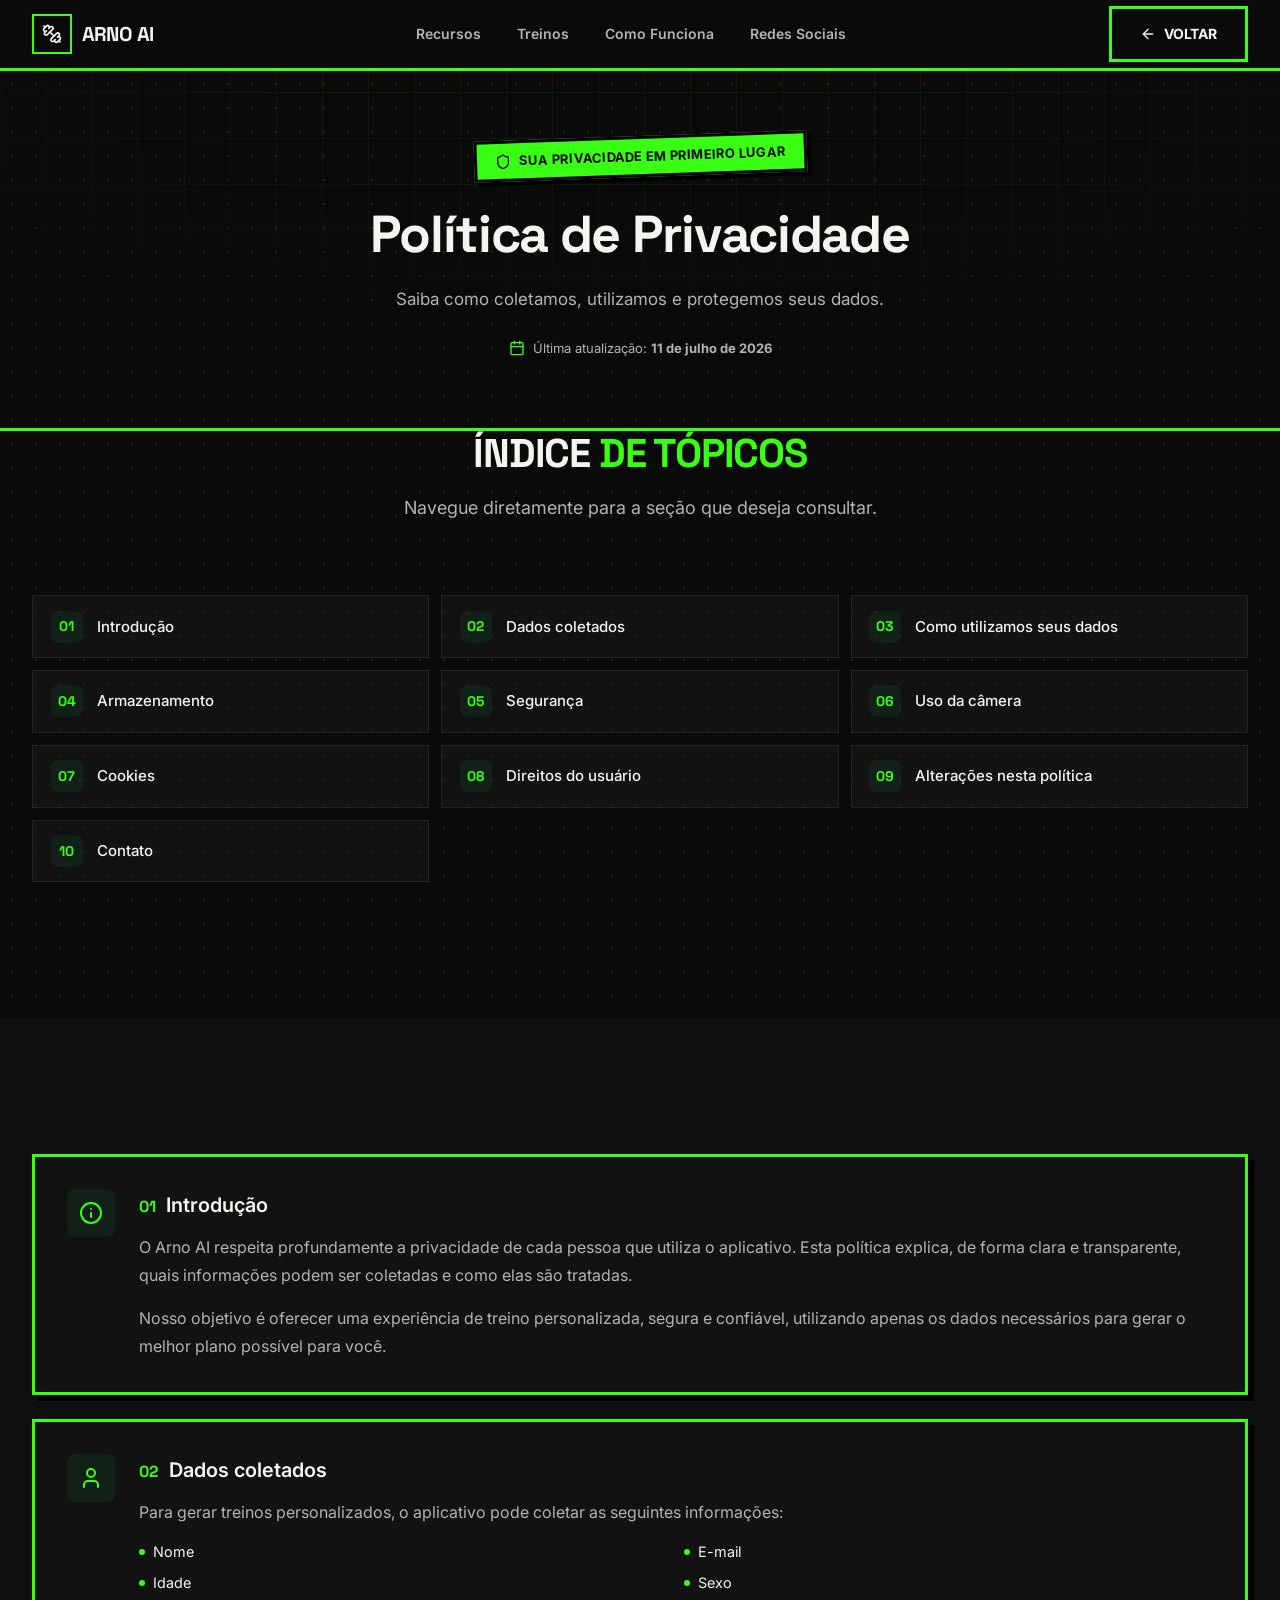
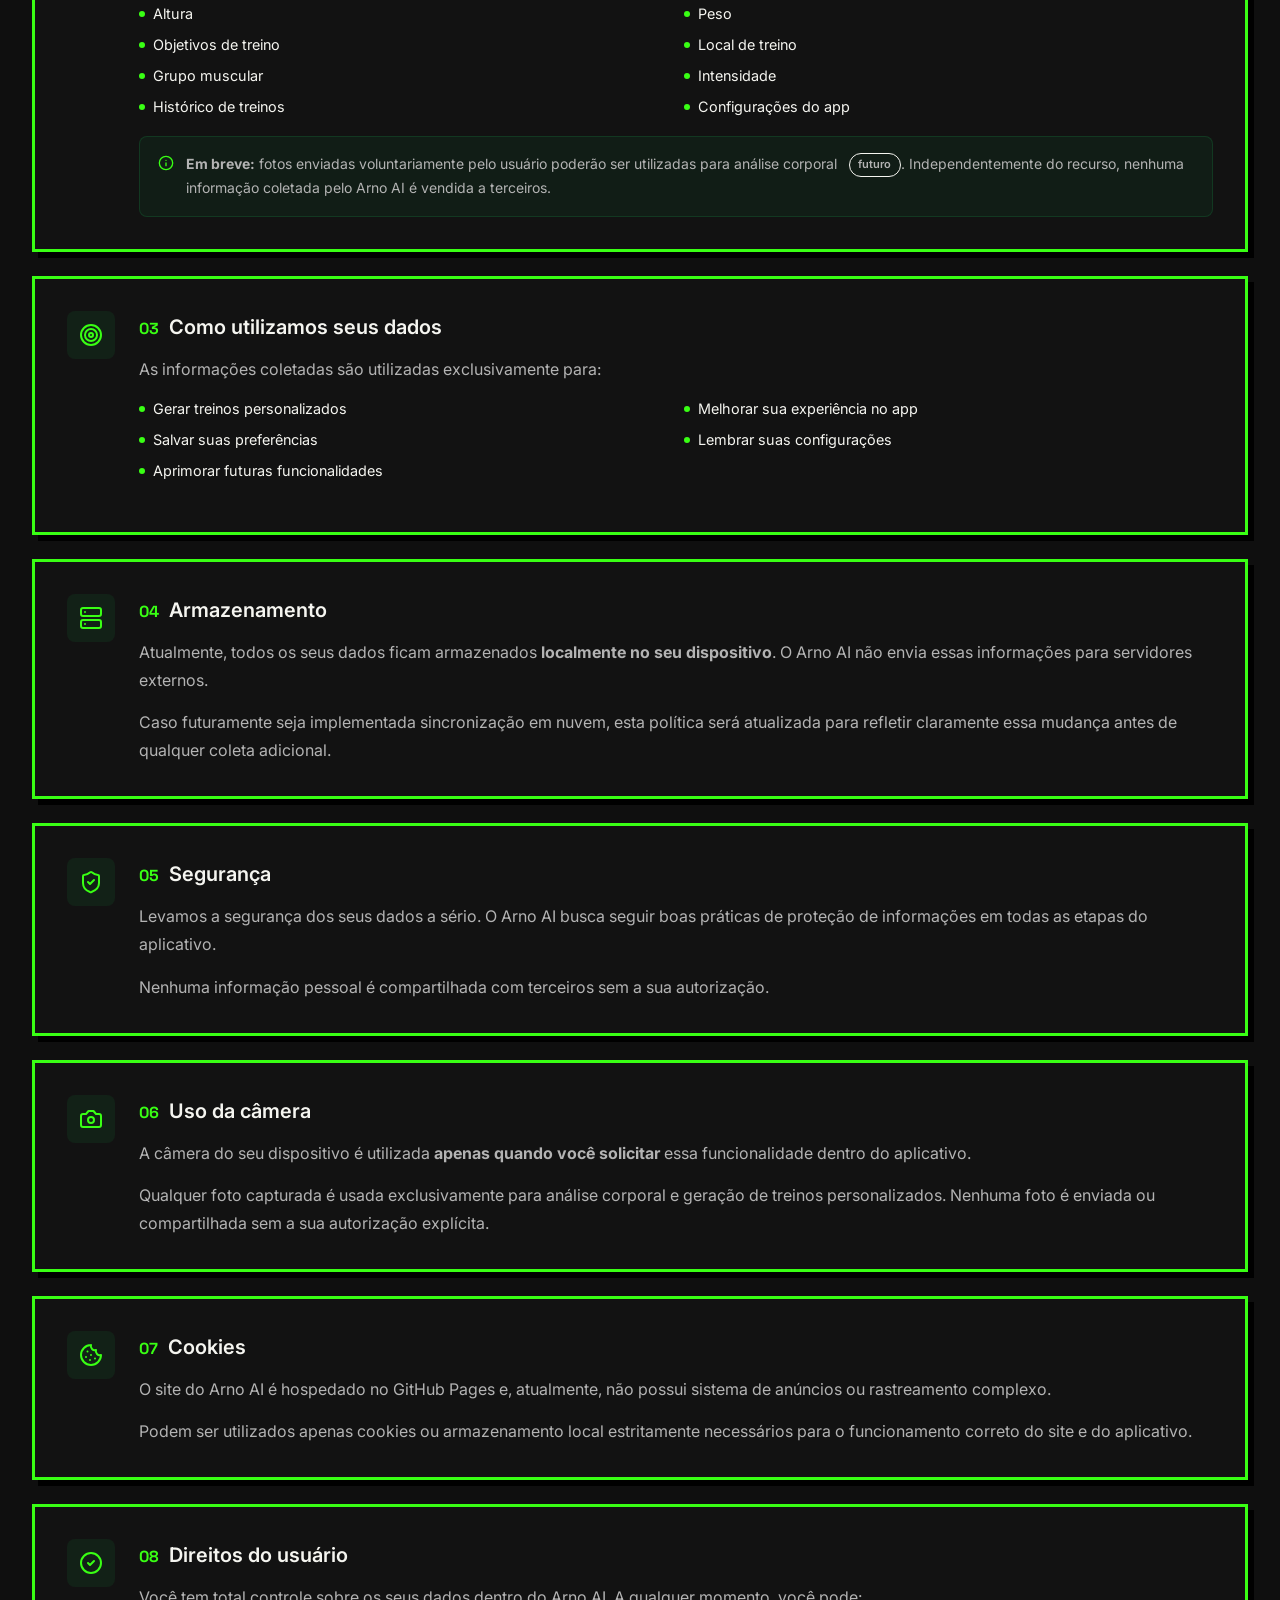
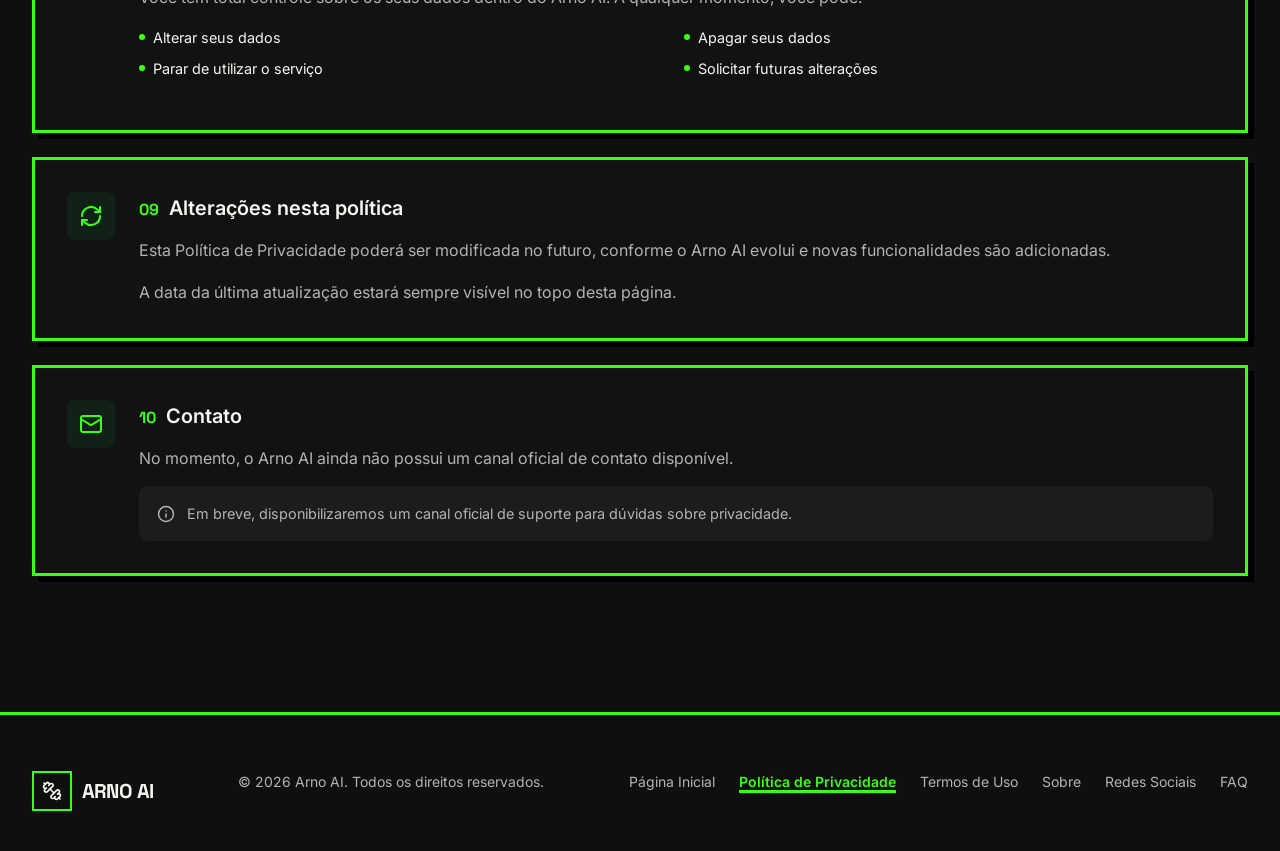
<file: politica/index.html>
<!DOCTYPE html>
<html lang="pt-BR">
<head>
  <meta charset="UTF-8">
  <meta name="viewport" content="width=device-width, initial-scale=1.0">

  <title>Política de Privacidade - Arno AI</title>
  <meta name="description" content="Saiba como o Arno AI coleta, utiliza e protege seus dados. Transparência total sobre privacidade no seu personal trainer com inteligência artificial.">
  <meta name="keywords" content="política de privacidade, arno ai, privacidade, dados pessoais, treino, academia, fitness, IA, inteligência artificial, personal trainer, musculação">
  <meta name="robots" content="index, follow">
  <link rel="canonical" href="https://guxta44.github.io/ArnoAI/politica/">

  <meta name="theme-color" content="#39FF88">

  <!-- Open Graph -->
  <meta property="og:type" content="website">
  <meta property="og:title" content="Política de Privacidade - Arno AI">
  <meta property="og:description" content="Saiba como coletamos, utilizamos e protegemos seus dados no Arno AI.">
  <meta property="og:image" content="https://guxta44.github.io/ArnoAI/icone.png">
  <meta property="og:url" content="https://guxta44.github.io/ArnoAI/politica/">
  <meta property="og:locale" content="pt_BR">

  <!-- Twitter Cards -->
  <meta name="twitter:card" content="summary_large_image">
  <meta name="twitter:title" content="Política de Privacidade - Arno AI">
  <meta name="twitter:description" content="Saiba como coletamos, utilizamos e protegemos seus dados no Arno AI.">
  <meta name="twitter:image" content="https://guxta44.github.io/ArnoAI/icone.png">

  <link rel="preconnect" href="https://fonts.googleapis.com">
  <link rel="preconnect" href="https://fonts.gstatic.com" crossorigin>
  <link href="https://fonts.googleapis.com/css2?family=Inter:wght@400;500;600;700&family=Space+Grotesk:wght@500;700&display=swap" rel="stylesheet">

  <!-- Reutiliza a folha de estilos principal do site (nenhuma regra existente é alterada) -->
  <link rel="stylesheet" href="../styles.css">

  <link rel="icon" type="image/png" sizes="512x512" href="../icone.png">
  <link rel="apple-touch-icon" href="../icone.png">
  <link rel="manifest" href="../manifest.json">

  <style>
    /*
      Estilos exclusivos da página Política de Privacidade.
      Tudo aqui usa as mesmas variáveis, fontes e paddings do style.css
      principal (--background, --card, --primary, --radius, etc.).
      Nenhuma classe global do site é redefinida — apenas novas
      classes prefixadas com "policy-" são criadas.
    */

    /* ---------- Hero da política (versão compacta do .hero) ---------- */
    .policy-hero {
      position: relative;
      padding: 7rem 0 3rem;
      overflow: hidden;
      text-align: center;
    }

    @media (min-width: 768px) {
      .policy-hero { padding: 8.5rem 0 4rem; }
    }

    .policy-hero .hero-blob-1 { top: -6rem; left: 10%; }
    .policy-hero .hero-blob-2 { bottom: -8rem; right: 10%; }

    .policy-title {
      font-family: 'Space Grotesk', sans-serif;
      font-size: 2.25rem;
      font-weight: 700;
      letter-spacing: -0.025em;
      line-height: 1.15;
    }

    @media (min-width: 640px) {
      .policy-title { font-size: 2.75rem; }
    }

    @media (min-width: 1024px) {
      .policy-title { font-size: 3.25rem; }
    }

    .policy-subtitle {
      max-width: 38rem;
      margin: 1.25rem auto 0;
      font-size: 1.0625rem;
      color: var(--muted-foreground);
      line-height: 1.7;
    }

    .policy-updated {
      display: inline-flex;
      align-items: center;
      gap: 0.5rem;
      margin-top: 1.5rem;
      font-size: 0.8125rem;
      color: var(--muted-foreground);
    }

    .policy-updated svg { color: var(--primary); flex-shrink: 0; }

    .policy-hero-actions {
      display: flex;
      justify-content: center;
      margin-top: 2rem;
    }

    /* ---------- Índice ---------- */
    .policy-toc-grid {
      display: grid;
      grid-template-columns: 1fr;
      gap: 0.75rem;
    }

    @media (min-width: 640px) {
      .policy-toc-grid { grid-template-columns: repeat(2, 1fr); }
    }

    @media (min-width: 1024px) {
      .policy-toc-grid { grid-template-columns: repeat(3, 1fr); }
    }

    .policy-toc-item {
      display: flex;
      align-items: center;
      gap: 0.875rem;
      padding: 0.9rem 1.1rem;
      border-radius: var(--radius);
      border: 1px solid rgba(51, 51, 51, 0.5);
      background-color: rgba(26, 26, 26, 0.5);
      text-decoration: none;
      color: var(--foreground);
      transition: all 0.25s ease;
    }

    .policy-toc-item:hover {
      border-color: rgba(22, 163, 74, 0.5);
      background-color: var(--card);
      transform: translateX(4px);
    }

    .policy-toc-number {
      display: flex;
      align-items: center;
      justify-content: center;
      flex-shrink: 0;
      width: 2rem;
      height: 2rem;
      border-radius: 0.5rem;
      background-color: rgba(22, 163, 74, 0.1);
      color: var(--primary);
      font-family: 'Space Grotesk', sans-serif;
      font-weight: 700;
      font-size: 0.875rem;
      transition: all 0.25s ease;
    }

    .policy-toc-item:hover .policy-toc-number {
      background-color: var(--primary);
      color: var(--primary-foreground);
    }

    .policy-toc-label {
      font-size: 0.9375rem;
      font-weight: 500;
    }

    /* ---------- Cards de conteúdo ---------- */
    .policy-list {
      display: flex;
      flex-direction: column;
      gap: 1.5rem;
    }

    .policy-card {
      scroll-margin-top: 6rem;
      display: flex;
      gap: 1.5rem;
      align-items: flex-start;
      padding: 2rem;
    }

    @media (max-width: 640px) {
      .policy-card {
        flex-direction: column;
        gap: 1.25rem;
        padding: 1.5rem;
      }
    }

    .policy-card-icon {
      display: flex;
      align-items: center;
      justify-content: center;
      flex-shrink: 0;
      width: 3rem;
      height: 3rem;
      border-radius: 0.5rem;
      background-color: rgba(22, 163, 74, 0.1);
      color: var(--primary);
      transition: all 0.3s ease;
    }

    .policy-card:hover .policy-card-icon {
      background-color: var(--primary);
      color: var(--primary-foreground);
    }

    .policy-card-body { flex: 1; min-width: 0; }

    .policy-card-title {
      display: flex;
      align-items: baseline;
      gap: 0.625rem;
      font-size: 1.25rem;
      font-weight: 600;
      margin-bottom: 0.75rem;
    }

    .policy-card-index {
      font-family: 'Space Grotesk', sans-serif;
      color: var(--primary);
      font-size: 1rem;
      font-weight: 700;
    }

    .policy-card-body p {
      color: var(--muted-foreground);
      line-height: 1.75;
      margin-bottom: 0.9rem;
    }

    .policy-card-body p:last-child { margin-bottom: 0; }

    .policy-card-body ul {
      list-style: none;
      display: grid;
      grid-template-columns: repeat(2, 1fr);
      gap: 0.5rem 1rem;
      margin: 0.5rem 0 1.1rem;
    }

    @media (max-width: 480px) {
      .policy-card-body ul { grid-template-columns: 1fr; }
    }

    .policy-card-body ul li {
      display: flex;
      align-items: center;
      gap: 0.5rem;
      font-size: 0.9rem;
      color: var(--foreground);
    }

    .policy-card-body ul li::before {
      content: '';
      width: 6px;
      height: 6px;
      border-radius: 50%;
      background-color: var(--primary);
      flex-shrink: 0;
    }

    .policy-note {
      display: flex;
      gap: 0.75rem;
      align-items: flex-start;
      padding: 1rem 1.1rem;
      border-radius: 0.5rem;
      background-color: rgba(22, 163, 74, 0.08);
      border: 1px solid rgba(22, 163, 74, 0.2);
      font-size: 0.875rem;
      color: var(--muted-foreground);
      margin-top: 0.25rem;
    }

    .policy-note svg { color: var(--primary); flex-shrink: 0; margin-top: 0.15rem; }

    .policy-badge-future {
      display: inline-flex;
      align-items: center;
      padding: 0.15rem 0.55rem;
      border-radius: 9999px;
      font-size: 0.6875rem;
      font-weight: 600;
      color: var(--muted-foreground);
      border: 1px solid var(--border);
      margin-left: 0.5rem;
      vertical-align: middle;
    }

    /* ---------- Contato: card sem canal disponível ainda ---------- */
    .policy-contact-pending {
      display: flex;
      align-items: center;
      gap: 0.75rem;
      padding: 1rem 1.1rem;
      border-radius: 0.5rem;
      background-color: rgba(38, 38, 38, 0.5);
      color: var(--muted-foreground);
      font-size: 0.9rem;
    }

    /* ---------- Rodapé: links "futuros" desabilitados e link ativo ---------- */
    .footer-link[aria-disabled="true"] {
      cursor: default;
      pointer-events: none;
      opacity: 0.55;
    }

    .footer-link[aria-current="page"] {
      color: var(--primary);
      font-weight: 600;
    }

    /* ---------- Botão voltar ao topo ---------- */
    .policy-back-to-top {
      position: fixed;
      right: 1.5rem;
      bottom: 1.5rem;
      z-index: 40;
      display: flex;
      align-items: center;
      justify-content: center;
      width: 2.75rem;
      height: 2.75rem;
      border-radius: 50%;
      background-color: var(--card);
      border: 1px solid var(--border);
      color: var(--foreground);
      cursor: pointer;
      opacity: 0;
      visibility: hidden;
      transform: translateY(10px);
      transition: all 0.25s ease;
    }

    .policy-back-to-top.is-visible {
      opacity: 1;
      visibility: visible;
      transform: translateY(0);
    }

    .policy-back-to-top:hover {
      border-color: rgba(22, 163, 74, 0.5);
      color: var(--primary);
    }

    /* ---------- Animação leve ao aparecer (reveal on scroll) ---------- */
    .policy-reveal {
      opacity: 0;
      transform: translateY(18px);
      transition: opacity 0.6s ease, transform 0.6s ease;
    }

    .policy-reveal.is-visible {
      opacity: 1;
      transform: translateY(0);
    }

    @media (prefers-reduced-motion: reduce) {
      .policy-reveal {
        opacity: 1;
        transform: none;
        transition: none;
      }
    }
  </style>
</head>
<body>

  <header class="header">
    <div class="container header-content">
      <a href="../index.html" class="logo" style="text-decoration: none; color: inherit;">
        <div class="logo-icon">
          <svg xmlns="http://www.w3.org/2000/svg" width="20" height="20" viewBox="0 0 24 24" fill="none" stroke="currentColor" stroke-width="2" stroke-linecap="round" stroke-linejoin="round">
            <path d="M14.4 14.4 9.6 9.6"/>
            <path d="M18.657 21.485a2 2 0 1 1-2.829-2.828l-1.767 1.768a2 2 0 1 1-2.829-2.829l6.364-6.364a2 2 0 1 1 2.829 2.829l-1.768 1.767a2 2 0 1 1 2.828 2.829z"/>
            <path d="m21.5 21.5-1.4-1.4"/>
            <path d="M3.9 3.9 2.5 2.5"/>
            <path d="M6.404 12.768a2 2 0 1 1-2.829-2.829l1.768-1.767a2 2 0 1 1-2.828-2.829l2.828-2.828a2 2 0 1 1 2.829 2.828l1.767-1.768a2 2 0 1 1 2.829 2.829z"/>
          </svg>
        </div>
        <span class="logo-text">Arno AI</span>
      </a>

      <nav class="nav-desktop">
        <a href="../index.html#recursos" class="nav-link">Recursos</a>
        <a href="../index.html#treinos" class="nav-link">Treinos</a>
        <a href="../index.html#como-funciona" class="nav-link">Como Funciona</a>
        <a href="../redessociais/index.html" class="nav-link">Redes Sociais</a>
      </nav>

      <div class="header-actions">
        <a href="../index.html" class="btn btn-outline" style="text-decoration: none;">
          <svg xmlns="http://www.w3.org/2000/svg" width="16" height="16" viewBox="0 0 24 24" fill="none" stroke="currentColor" stroke-width="2" stroke-linecap="round" stroke-linejoin="round">
            <path d="m12 19-7-7 7-7"/>
            <path d="M19 12H5"/>
          </svg>
          Voltar
        </a>
      </div>

      <button class="mobile-menu-btn" id="mobileMenuBtn" aria-label="Abrir menu" aria-expanded="false">
        <svg class="menu-icon" xmlns="http://www.w3.org/2000/svg" width="24" height="24" viewBox="0 0 24 24" fill="none" stroke="currentColor" stroke-width="2" stroke-linecap="round" stroke-linejoin="round">
          <line x1="4" x2="20" y1="12" y2="12"/>
          <line x1="4" x2="20" y1="6" y2="6"/>
          <line x1="4" x2="20" y1="18" y2="18"/>
        </svg>
        <svg class="close-icon hidden" xmlns="http://www.w3.org/2000/svg" width="24" height="24" viewBox="0 0 24 24" fill="none" stroke="currentColor" stroke-width="2" stroke-linecap="round" stroke-linejoin="round">
          <path d="M18 6 6 18"/>
          <path d="m6 6 12 12"/>
        </svg>
      </button>
    </div>

    <nav class="nav-mobile hidden" id="mobileMenu">
      <a href="../index.html#recursos" class="nav-link">Recursos</a>
      <a href="../index.html#treinos" class="nav-link">Treinos</a>
      <a href="../index.html#como-funciona" class="nav-link">Como Funciona</a>
      <a href="../redessociais/index.html" class="nav-link">Redes Sociais</a>
      <a href="../index.html" class="btn btn-primary btn-full" style="text-decoration: none;">Voltar ao Início</a>
    </nav>
  </header>

  <!-- ===================== HERO ===================== -->
  <section class="policy-hero">
    <div class="hero-bg">
      <div class="hero-blob hero-blob-1"></div>
      <div class="hero-blob hero-blob-2"></div>
    </div>

    <div class="container">
      <div class="badge">
        <svg xmlns="http://www.w3.org/2000/svg" width="16" height="16" viewBox="0 0 24 24" fill="none" stroke="currentColor" stroke-width="2" stroke-linecap="round" stroke-linejoin="round">
          <path d="M20 13c0 5-3.5 7.5-7.5 9-.5.17-1 .17-1.5 0C7 20.5 4 18 4 13V6a1 1 0 0 1 1-1c2 0 4.5-1.2 6.24-2.72a1.17 1.17 0 0 1 1.52 0C14.51 3.79 17 5 19 5a1 1 0 0 1 1 1z"/>
        </svg>
        <span>Sua privacidade em primeiro lugar</span>
      </div>

      <h1 class="policy-title">Política de Privacidade</h1>

      <p class="policy-subtitle">
        Saiba como coletamos, utilizamos e protegemos seus dados.
      </p>

      <div class="policy-updated">
        <svg xmlns="http://www.w3.org/2000/svg" width="16" height="16" viewBox="0 0 24 24" fill="none" stroke="currentColor" stroke-width="2" stroke-linecap="round" stroke-linejoin="round">
          <path d="M8 2v4"/><path d="M16 2v4"/><rect width="18" height="18" x="3" y="4" rx="2"/><path d="M3 10h18"/>
        </svg>
        <span>Última atualização: <strong>11 de julho de 2026</strong></span>
      </div>
    </div>
  </section>

  <!-- ===================== ÍNDICE ===================== -->
  <section class="section section-border" style="padding-top: 0;">
    <div class="container">
      <div class="section-header policy-reveal">
        <h2 class="section-title">Índice <span class="text-primary">de Tópicos</span></h2>
        <p class="section-description">Navegue diretamente para a seção que deseja consultar.</p>
      </div>

      <nav class="policy-toc-grid policy-reveal" aria-label="Índice da política de privacidade">
        <a href="#introducao" class="policy-toc-item"><span class="policy-toc-number">01</span><span class="policy-toc-label">Introdução</span></a>
        <a href="#dados-coletados" class="policy-toc-item"><span class="policy-toc-number">02</span><span class="policy-toc-label">Dados coletados</span></a>
        <a href="#como-utilizamos" class="policy-toc-item"><span class="policy-toc-number">03</span><span class="policy-toc-label">Como utilizamos seus dados</span></a>
        <a href="#armazenamento" class="policy-toc-item"><span class="policy-toc-number">04</span><span class="policy-toc-label">Armazenamento</span></a>
        <a href="#seguranca" class="policy-toc-item"><span class="policy-toc-number">05</span><span class="policy-toc-label">Segurança</span></a>
        <a href="#camera" class="policy-toc-item"><span class="policy-toc-number">06</span><span class="policy-toc-label">Uso da câmera</span></a>
        <a href="#cookies" class="policy-toc-item"><span class="policy-toc-number">07</span><span class="policy-toc-label">Cookies</span></a>
        <a href="#direitos" class="policy-toc-item"><span class="policy-toc-number">08</span><span class="policy-toc-label">Direitos do usuário</span></a>
        <a href="#alteracoes" class="policy-toc-item"><span class="policy-toc-number">09</span><span class="policy-toc-label">Alterações nesta política</span></a>
        <a href="#contato" class="policy-toc-item"><span class="policy-toc-number">10</span><span class="policy-toc-label">Contato</span></a>
      </nav>
    </div>
  </section>

  <!-- ===================== CONTEÚDO ===================== -->
  <section class="section section-dark">
    <div class="container">
      <div class="policy-list">

        <!-- 1. Introdução -->
        <article id="introducao" class="feature-card policy-card policy-reveal">
          <div class="policy-card-icon">
            <svg xmlns="http://www.w3.org/2000/svg" width="24" height="24" viewBox="0 0 24 24" fill="none" stroke="currentColor" stroke-width="2" stroke-linecap="round" stroke-linejoin="round">
              <circle cx="12" cy="12" r="10"/><path d="M12 16v-4"/><path d="M12 8h.01"/>
            </svg>
          </div>
          <div class="policy-card-body">
            <h3 class="policy-card-title"><span class="policy-card-index">01</span> Introdução</h3>
            <p>
              O Arno AI respeita profundamente a privacidade de cada pessoa que utiliza o aplicativo.
              Esta política explica, de forma clara e transparente, quais informações podem ser
              coletadas e como elas são tratadas.
            </p>
            <p>
              Nosso objetivo é oferecer uma experiência de treino personalizada, segura e confiável,
              utilizando apenas os dados necessários para gerar o melhor plano possível para você.
            </p>
          </div>
        </article>

        <!-- 2. Dados coletados -->
        <article id="dados-coletados" class="feature-card policy-card policy-reveal">
          <div class="policy-card-icon">
            <svg xmlns="http://www.w3.org/2000/svg" width="24" height="24" viewBox="0 0 24 24" fill="none" stroke="currentColor" stroke-width="2" stroke-linecap="round" stroke-linejoin="round">
              <path d="M19 21v-2a4 4 0 0 0-4-4H9a4 4 0 0 0-4 4v2"/><circle cx="12" cy="7" r="4"/>
            </svg>
          </div>
          <div class="policy-card-body">
            <h3 class="policy-card-title"><span class="policy-card-index">02</span> Dados coletados</h3>
            <p>Para gerar treinos personalizados, o aplicativo pode coletar as seguintes informações:</p>
            <ul>
              <li>Nome</li>
              <li>E-mail</li>
              <li>Idade</li>
              <li>Sexo</li>
              <li>Altura</li>
              <li>Peso</li>
              <li>Objetivos de treino</li>
              <li>Local de treino</li>
              <li>Grupo muscular</li>
              <li>Intensidade</li>
              <li>Histórico de treinos</li>
              <li>Configurações do app</li>
            </ul>
            <div class="policy-note">
              <svg xmlns="http://www.w3.org/2000/svg" width="16" height="16" viewBox="0 0 24 24" fill="none" stroke="currentColor" stroke-width="2" stroke-linecap="round" stroke-linejoin="round">
                <circle cx="12" cy="12" r="10"/><path d="M12 16v-4"/><path d="M12 8h.01"/>
              </svg>
              <span>
                <strong>Em breve:</strong> fotos enviadas voluntariamente pelo usuário poderão ser
                utilizadas para análise corporal <span class="policy-badge-future">futuro</span>.
                Independentemente do recurso, nenhuma informação coletada pelo Arno AI é vendida a
                terceiros.
              </span>
            </div>
          </div>
        </article>

        <!-- 3. Como usamos essas informações -->
        <article id="como-utilizamos" class="feature-card policy-card policy-reveal">
          <div class="policy-card-icon">
            <svg xmlns="http://www.w3.org/2000/svg" width="24" height="24" viewBox="0 0 24 24" fill="none" stroke="currentColor" stroke-width="2" stroke-linecap="round" stroke-linejoin="round">
              <circle cx="12" cy="12" r="10"/><circle cx="12" cy="12" r="6"/><circle cx="12" cy="12" r="2"/>
            </svg>
          </div>
          <div class="policy-card-body">
            <h3 class="policy-card-title"><span class="policy-card-index">03</span> Como utilizamos seus dados</h3>
            <p>As informações coletadas são utilizadas exclusivamente para:</p>
            <ul>
              <li>Gerar treinos personalizados</li>
              <li>Melhorar sua experiência no app</li>
              <li>Salvar suas preferências</li>
              <li>Lembrar suas configurações</li>
              <li>Aprimorar futuras funcionalidades</li>
            </ul>
          </div>
        </article>

        <!-- 4. Armazenamento -->
        <article id="armazenamento" class="feature-card policy-card policy-reveal">
          <div class="policy-card-icon">
            <svg xmlns="http://www.w3.org/2000/svg" width="24" height="24" viewBox="0 0 24 24" fill="none" stroke="currentColor" stroke-width="2" stroke-linecap="round" stroke-linejoin="round">
              <rect width="20" height="8" x="2" y="2" rx="2" ry="2"/><rect width="20" height="8" x="2" y="14" rx="2" ry="2"/><line x1="6" x2="6.01" y1="6" y2="6"/><line x1="6" x2="6.01" y1="18" y2="18"/>
            </svg>
          </div>
          <div class="policy-card-body">
            <h3 class="policy-card-title"><span class="policy-card-index">04</span> Armazenamento</h3>
            <p>
              Atualmente, todos os seus dados ficam armazenados <strong>localmente no seu dispositivo</strong>.
              O Arno AI não envia essas informações para servidores externos.
            </p>
            <p>
              Caso futuramente seja implementada sincronização em nuvem, esta política será atualizada
              para refletir claramente essa mudança antes de qualquer coleta adicional.
            </p>
          </div>
        </article>

        <!-- 5. Segurança -->
        <article id="seguranca" class="feature-card policy-card policy-reveal">
          <div class="policy-card-icon">
            <svg xmlns="http://www.w3.org/2000/svg" width="24" height="24" viewBox="0 0 24 24" fill="none" stroke="currentColor" stroke-width="2" stroke-linecap="round" stroke-linejoin="round">
              <path d="M20 13c0 5-3.5 7.5-7.5 9-.5.17-1 .17-1.5 0C7 20.5 4 18 4 13V6a1 1 0 0 1 1-1c2 0 4.5-1.2 6.24-2.72a1.17 1.17 0 0 1 1.52 0C14.51 3.79 17 5 19 5a1 1 0 0 1 1 1z"/><path d="m9 12 2 2 4-4"/>
            </svg>
          </div>
          <div class="policy-card-body">
            <h3 class="policy-card-title"><span class="policy-card-index">05</span> Segurança</h3>
            <p>
              Levamos a segurança dos seus dados a sério. O Arno AI busca seguir boas práticas de
              proteção de informações em todas as etapas do aplicativo.
            </p>
            <p>
              Nenhuma informação pessoal é compartilhada com terceiros sem a sua autorização.
            </p>
          </div>
        </article>

        <!-- 6. Uso da câmera -->
        <article id="camera" class="feature-card policy-card policy-reveal">
          <div class="policy-card-icon">
            <svg xmlns="http://www.w3.org/2000/svg" width="24" height="24" viewBox="0 0 24 24" fill="none" stroke="currentColor" stroke-width="2" stroke-linecap="round" stroke-linejoin="round">
              <path d="M14.5 4h-5L7 7H4a2 2 0 0 0-2 2v9a2 2 0 0 0 2 2h16a2 2 0 0 0 2-2V9a2 2 0 0 0-2-2h-3l-2.5-3z"/><circle cx="12" cy="13" r="3"/>
            </svg>
          </div>
          <div class="policy-card-body">
            <h3 class="policy-card-title"><span class="policy-card-index">06</span> Uso da câmera</h3>
            <p>
              A câmera do seu dispositivo é utilizada <strong>apenas quando você solicitar</strong> essa
              funcionalidade dentro do aplicativo.
            </p>
            <p>
              Qualquer foto capturada é usada exclusivamente para análise corporal e geração de treinos
              personalizados. Nenhuma foto é enviada ou compartilhada sem a sua autorização explícita.
            </p>
          </div>
        </article>

        <!-- 7. Cookies -->
        <article id="cookies" class="feature-card policy-card policy-reveal">
          <div class="policy-card-icon">
            <svg xmlns="http://www.w3.org/2000/svg" width="24" height="24" viewBox="0 0 24 24" fill="none" stroke="currentColor" stroke-width="2" stroke-linecap="round" stroke-linejoin="round">
              <path d="M12 2a10 10 0 1 0 10 10 4 4 0 0 1-5-5 4 4 0 0 1-5-5"/><path d="M8.5 8.5v.01"/><path d="M16 15.5v.01"/><path d="M12 12v.01"/><path d="M11 17v.01"/><path d="M7 14v.01"/>
            </svg>
          </div>
          <div class="policy-card-body">
            <h3 class="policy-card-title"><span class="policy-card-index">07</span> Cookies</h3>
            <p>
              O site do Arno AI é hospedado no GitHub Pages e, atualmente, não possui sistema de
              anúncios ou rastreamento complexo.
            </p>
            <p>
              Podem ser utilizados apenas cookies ou armazenamento local estritamente necessários para o
              funcionamento correto do site e do aplicativo.
            </p>
          </div>
        </article>

        <!-- 8. Direitos do usuário -->
        <article id="direitos" class="feature-card policy-card policy-reveal">
          <div class="policy-card-icon">
            <svg xmlns="http://www.w3.org/2000/svg" width="24" height="24" viewBox="0 0 24 24" fill="none" stroke="currentColor" stroke-width="2" stroke-linecap="round" stroke-linejoin="round">
              <circle cx="12" cy="12" r="10"/><path d="m9 12 2 2 4-4"/>
            </svg>
          </div>
          <div class="policy-card-body">
            <h3 class="policy-card-title"><span class="policy-card-index">08</span> Direitos do usuário</h3>
            <p>Você tem total controle sobre os seus dados dentro do Arno AI. A qualquer momento, você pode:</p>
            <ul>
              <li>Alterar seus dados</li>
              <li>Apagar seus dados</li>
              <li>Parar de utilizar o serviço</li>
              <li>Solicitar futuras alterações</li>
            </ul>
          </div>
        </article>

        <!-- 9. Alterações nesta política -->
        <article id="alteracoes" class="feature-card policy-card policy-reveal">
          <div class="policy-card-icon">
            <svg xmlns="http://www.w3.org/2000/svg" width="24" height="24" viewBox="0 0 24 24" fill="none" stroke="currentColor" stroke-width="2" stroke-linecap="round" stroke-linejoin="round">
              <path d="M3 12a9 9 0 0 1 15-6.7L21 8"/><path d="M21 3v5h-5"/><path d="M21 12a9 9 0 0 1-15 6.7L3 16"/><path d="M8 16H3v5"/>
            </svg>
          </div>
          <div class="policy-card-body">
            <h3 class="policy-card-title"><span class="policy-card-index">09</span> Alterações nesta política</h3>
            <p>
              Esta Política de Privacidade poderá ser modificada no futuro, conforme o Arno AI evolui
              e novas funcionalidades são adicionadas.
            </p>
            <p>
              A data da última atualização estará sempre visível no topo desta página.
            </p>
          </div>
        </article>

        <!-- 10. Contato -->
        <article id="contato" class="feature-card policy-card policy-reveal">
          <div class="policy-card-icon">
            <svg xmlns="http://www.w3.org/2000/svg" width="24" height="24" viewBox="0 0 24 24" fill="none" stroke="currentColor" stroke-width="2" stroke-linecap="round" stroke-linejoin="round">
              <rect width="20" height="16" x="2" y="4" rx="2"/><path d="m22 7-8.97 5.7a1.94 1.94 0 0 1-2.06 0L2 7"/>
            </svg>
          </div>
          <div class="policy-card-body">
            <h3 class="policy-card-title"><span class="policy-card-index">10</span> Contato</h3>
            <p>
              No momento, o Arno AI ainda não possui um canal oficial de contato disponível.
            </p>
            <div class="policy-contact-pending">
              <svg xmlns="http://www.w3.org/2000/svg" width="18" height="18" viewBox="0 0 24 24" fill="none" stroke="currentColor" stroke-width="2" stroke-linecap="round" stroke-linejoin="round">
                <circle cx="12" cy="12" r="10"/><path d="M12 16v-4"/><path d="M12 8h.01"/>
              </svg>
              <span>Em breve, disponibilizaremos um canal oficial de suporte para dúvidas sobre privacidade.</span>
            </div>
          </div>
        </article>

      </div>
    </div>
  </section>

  <footer class="footer">
    <div class="container footer-content">
      <a href="../index.html" class="logo" style="text-decoration: none; color: inherit;">
        <div class="logo-icon">
          <svg xmlns="http://www.w3.org/2000/svg" width="20" height="20" viewBox="0 0 24 24" fill="none" stroke="currentColor" stroke-width="2" stroke-linecap="round" stroke-linejoin="round">
            <path d="M14.4 14.4 9.6 9.6"/>
            <path d="M18.657 21.485a2 2 0 1 1-2.829-2.828l-1.767 1.768a2 2 0 1 1-2.829-2.829l6.364-6.364a2 2 0 1 1 2.829 2.829l-1.768 1.767a2 2 0 1 1 2.828 2.829z"/>
            <path d="m21.5 21.5-1.4-1.4"/>
            <path d="M3.9 3.9 2.5 2.5"/>
            <path d="M6.404 12.768a2 2 0 1 1-2.829-2.829l1.768-1.767a2 2 0 1 1-2.828-2.829l2.828-2.828a2 2 0 1 1 2.829 2.828l1.767-1.768a2 2 0 1 1 2.829 2.829z"/>
          </svg>
        </div>
        <span class="logo-text">Arno AI</span>
      </a>

      <p class="footer-copyright">© 2026 Arno AI. Todos os direitos reservados.</p>

      <div class="footer-links">
        <a href="../index.html" class="footer-link">Página Inicial</a>
        <a href="index.html" class="footer-link" aria-current="page">Política de Privacidade</a>
        <a href="../termos/index.html" class="footer-link">Termos de Uso</a>
        <a href="../sobre/index.html" class="footer-link">Sobre</a>
        <a href="../redessociais/index.html" class="footer-link">Redes Sociais</a>
        <a href="../FAQ/index.html" class="footer-link">FAQ</a>
      </div>
    </div>
  </footer>

  <button class="policy-back-to-top" id="backToTop" aria-label="Voltar ao topo">
    <svg xmlns="http://www.w3.org/2000/svg" width="20" height="20" viewBox="0 0 24 24" fill="none" stroke="currentColor" stroke-width="2" stroke-linecap="round" stroke-linejoin="round">
      <path d="m18 15-6-6-6 6"/>
    </svg>
  </button>

  <script>
    // Menu mobile (mesmo comportamento das demais páginas do site)
    (function () {
      var btn = document.getElementById('mobileMenuBtn');
      var menu = document.getElementById('mobileMenu');
      if (!btn || !menu) return;

      var menuIcon = btn.querySelector('.menu-icon');
      var closeIcon = btn.querySelector('.close-icon');

      btn.addEventListener('click', function () {
        var isOpen = !menu.classList.contains('hidden');
        menu.classList.toggle('hidden');
        menuIcon.classList.toggle('hidden');
        closeIcon.classList.toggle('hidden');
        btn.setAttribute('aria-expanded', String(!isOpen));
      });

      menu.querySelectorAll('a').forEach(function (link) {
        link.addEventListener('click', function () {
          menu.classList.add('hidden');
          menuIcon.classList.remove('hidden');
          closeIcon.classList.add('hidden');
          btn.setAttribute('aria-expanded', 'false');
        });
      });
    })();

    // Animação leve ao aparecer (fade + slide) para índice e cards de conteúdo
    (function () {
      var elements = document.querySelectorAll('.policy-reveal');
      if (!('IntersectionObserver' in window)) {
        elements.forEach(function (el) { el.classList.add('is-visible'); });
        return;
      }

      var observer = new IntersectionObserver(function (entries) {
        entries.forEach(function (entry) {
          if (entry.isIntersecting) {
            entry.target.classList.add('is-visible');
            observer.unobserve(entry.target);
          }
        });
      }, { threshold: 0.12, rootMargin: '0px 0px -40px 0px' });

      elements.forEach(function (el) { observer.observe(el); });
    })();

    // Botão flutuante "voltar ao topo"
    (function () {
      var backToTop = document.getElementById('backToTop');
      if (!backToTop) return;

      window.addEventListener('scroll', function () {
        backToTop.classList.toggle('is-visible', window.scrollY > 500);
      }, { passive: true });

      backToTop.addEventListener('click', function () {
        window.scrollTo({ top: 0, behavior: 'smooth' });
      });
    })();
  </script>
</body>
</html>
</file>
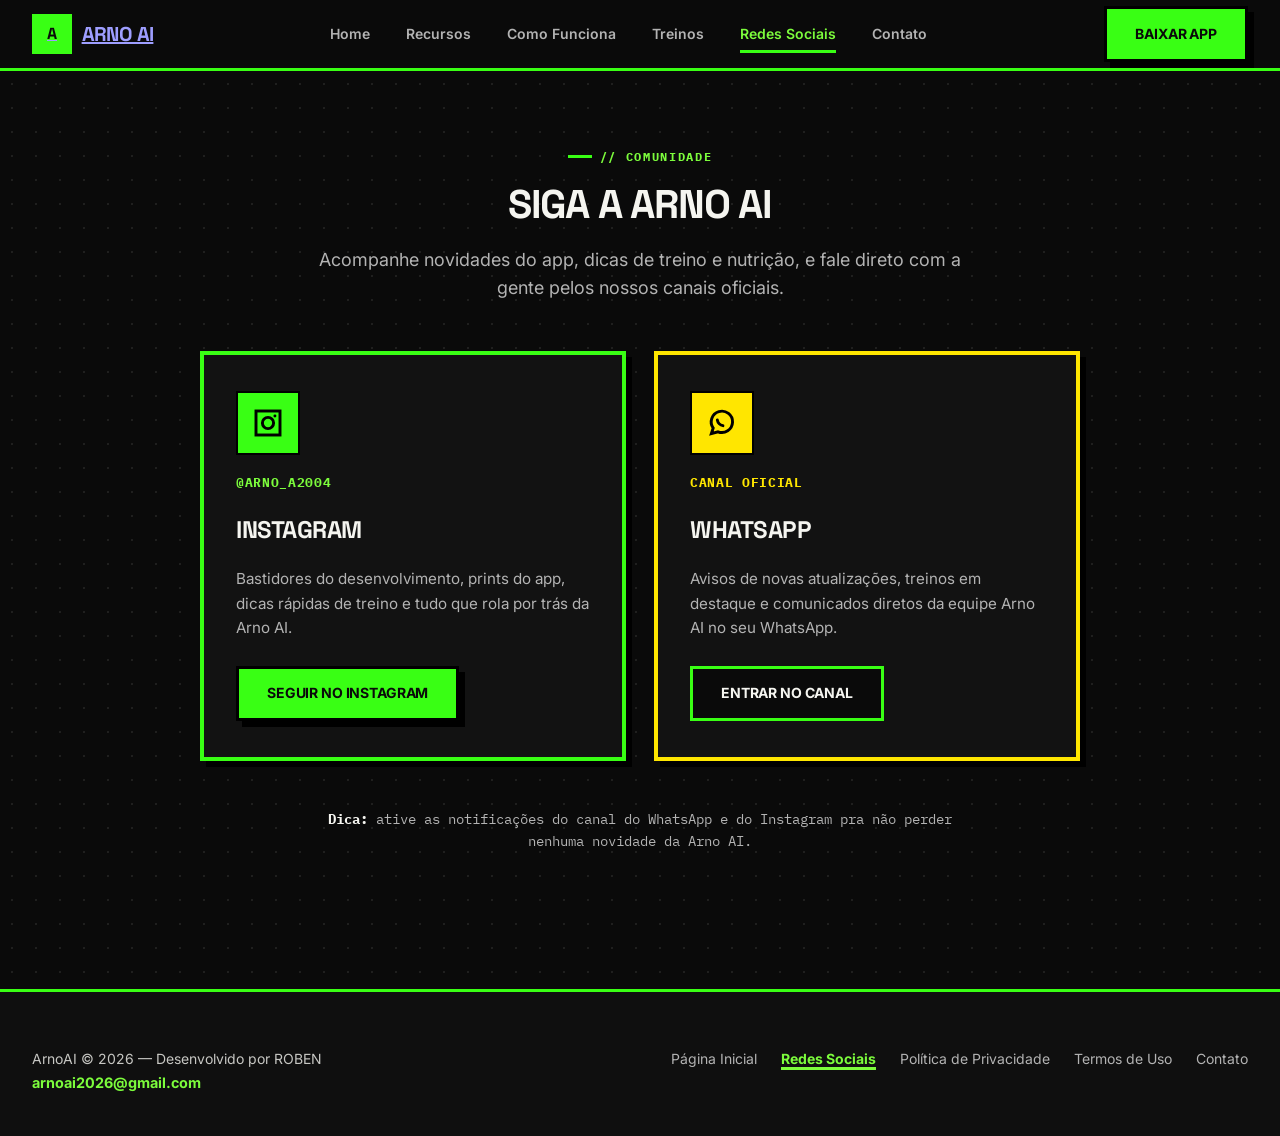
<file: redessociais/index.html>
<!DOCTYPE html>
<html lang="pt-BR">
<head>
<meta charset="UTF-8">
<meta name="viewport" content="width=device-width, initial-scale=1.0">
<title>Redes Sociais — Arno AI</title>
<meta name="description" content="Siga a Arno AI no Instagram e entre no canal do WhatsApp para novidades, dicas de treino e atualizações do app.">
<link rel="preconnect" href="https://fonts.googleapis.com">
<link href="https://fonts.googleapis.com/css2?family=Space+Grotesk:wght@500;700&family=Inter:wght@400;500;600;700&family=IBM+Plex+Mono:wght@500;700&display=swap" rel="stylesheet">
<link rel="stylesheet" href="../styles.css">
<style>
  /* Estilos exclusivos desta página — reutilizam as variáveis do styles.css */
  main{ padding-top: 4.25rem; }

  .social-hero{
    text-align:center;
    padding: 4.5rem 0 2rem;
  }

  .social-grid{
    display:grid;
    grid-template-columns:1fr;
    gap:1.75rem;
    max-width: 880px;
    margin: 0 auto;
  }
  @media(min-width:800px){ .social-grid{ grid-template-columns:1fr 1fr; } }

  .social-card{
    position:relative;
    display:flex;
    flex-direction:column;
    gap:1.1rem;
    padding:2.25rem 2rem;
    background:var(--card);
    border:4px solid var(--primary);
    box-shadow:var(--shadow-card);
    transition:transform .2s var(--ease-premium), box-shadow .2s var(--ease-premium);
    text-align:left;
  }
  .social-card:hover{
    transform:translate(-4px,-4px);
    box-shadow:10px 10px 0 var(--primary);
  }
  .social-card--whatsapp{ border-color:var(--signal); }
  .social-card--whatsapp:hover{ box-shadow:10px 10px 0 var(--signal); }

  .social-icon{
    display:flex;
    align-items:center;
    justify-content:center;
    width:4rem; height:4rem;
    border:2px solid #000;
    background:var(--primary);
    color:#000;
  }
  .social-card--whatsapp .social-icon{ background:var(--signal); }
  .social-icon svg{ width:2rem; height:2rem; }

  .social-handle{
    font-family:var(--font-mono);
    font-size:.8125rem;
    font-weight:700;
    text-transform:uppercase;
    letter-spacing:.05em;
    color:var(--primary-light);
  }
  .social-card--whatsapp .social-handle{ color:var(--signal); }

  .social-card h2{
    font-family:'Space Grotesk', sans-serif;
    font-size:1.5rem;
    font-weight:700;
    letter-spacing:-0.02em;
    text-transform:uppercase;
  }

  .social-card p{
    color:var(--muted-foreground);
    font-size:.95rem;
    line-height:1.6;
  }

  .social-card .btn{ align-self:flex-start; margin-top:.5rem; }

  .social-note{
    text-align:center;
    max-width:640px;
    margin:3rem auto 0;
    font-family:var(--font-mono);
    font-size:.85rem;
    color:var(--muted-foreground);
  }
  .social-note strong{ color:var(--foreground); }
</style>
</head>
<body>

<header class="header">
  <div class="container header-content">
    <a href="../index.html" class="logo">
      <span class="logo-icon" style="display:flex;align-items:center;justify-content:center;font-family:'Space Grotesk',sans-serif;font-weight:700;color:var(--primary-foreground);background:var(--primary);">A</span>
      <span class="logo-text">Arno AI</span>
    </a>
    <nav class="nav-desktop">
      <a href="../index.html" class="nav-link">Home</a>
      <a href="../index.html#recursos" class="nav-link">Recursos</a>
      <a href="../index.html#como-funciona" class="nav-link">Como Funciona</a>
      <a href="../index.html#treinos" class="nav-link">Treinos</a>
      <a href="index.html" class="nav-link is-active">Redes Sociais</a>
      <a href="../index.html#contato" class="nav-link">Contato</a>
    </nav>
    <div class="header-actions">
      <a href="#" class="btn btn-primary">Baixar App</a>
    </div>
    <button class="mobile-menu-btn" aria-label="Abrir menu">☰</button>
  </div>
  <nav class="nav-mobile hidden">
    <a href="../index.html" class="nav-link">Home</a>
    <a href="../index.html#recursos" class="nav-link">Recursos</a>
    <a href="../index.html#como-funciona" class="nav-link">Como Funciona</a>
    <a href="../index.html#treinos" class="nav-link">Treinos</a>
    <a href="index.html" class="nav-link is-active">Redes Sociais</a>
    <a href="../index.html#contato" class="nav-link">Contato</a>
  </nav>
</header>

<main>
  <section class="social-hero container">
    <span class="eyebrow" style="justify-content:center;">// Comunidade</span>
    <h1 class="section-title">Siga a Arno AI</h1>
    <p class="section-description" style="margin-left:auto;margin-right:auto;">
      Acompanhe novidades do app, dicas de treino e nutrição, e fale direto com a gente pelos nossos canais oficiais.
    </p>
  </section>

  <section class="section" style="padding-top:1rem;">
    <div class="container">
      <div class="social-grid">

        <!-- Instagram -->
        <article class="social-card">
          <div class="social-icon" aria-hidden="true">
            <svg viewBox="0 0 24 24" fill="none" stroke="currentColor" stroke-width="2.2">
              <rect x="3" y="3" width="18" height="18" rx="0"></rect>
              <circle cx="12" cy="12" r="4.2"></circle>
              <circle cx="17.2" cy="6.8" r="1.1" fill="currentColor" stroke="none"></circle>
            </svg>
          </div>
          <span class="social-handle">@arno_a2004</span>
          <h2>Instagram</h2>
          <p>Bastidores do desenvolvimento, prints do app, dicas rápidas de treino e tudo que rola por trás da Arno AI.</p>
          <a href="https://www.instagram.com/arno_a2004/" target="_blank" rel="noopener noreferrer" class="btn btn-primary">Seguir no Instagram</a>
        </article>

        <!-- WhatsApp Channel -->
        <article class="social-card social-card--whatsapp">
          <div class="social-icon" aria-hidden="true">
            <svg viewBox="0 0 24 24" fill="none" stroke="currentColor" stroke-width="2.2">
              <path d="M4 20l1.4-4.2A8 8 0 1 1 9 18.6L4 20Z"></path>
              <path d="M8.5 9.8c.3 2 2.2 3.9 4.2 4.2" stroke-linecap="round"></path>
            </svg>
          </div>
          <span class="social-handle">Canal oficial</span>
          <h2>WhatsApp</h2>
          <p>Avisos de novas atualizações, treinos em destaque e comunicados diretos da equipe Arno AI no seu WhatsApp.</p>
          <a href="https://whatsapp.com/channel/0029VbDMawXCsU9LokYnZb16" target="_blank" rel="noopener noreferrer" class="btn btn-outline">Entrar no canal</a>
        </article>

      </div>

      <p class="social-note">
        <strong>Dica:</strong> ative as notificações do canal do WhatsApp e do Instagram pra não perder nenhuma novidade da Arno AI.
      </p>
    </div>
  </section>
</main>

<footer class="footer">
  <div class="container footer-content">
    <div>
      <p class="footer-dev">ArnoAI © 2026 — Desenvolvido por ROBEN</p>
      <p class="footer-contact-line">
        <a href="mailto:arnoai2026@gmail.com" class="footer-email-link">arnoai2026@gmail.com</a>
      </p>
    </div>
    <nav class="footer-links">
      <a href="../index.html" class="footer-link">Página Inicial</a>
      <a href="index.html" class="footer-link" aria-current="page">Redes Sociais</a>
      <a href="#" class="footer-link">Política de Privacidade</a>
      <a href="#" class="footer-link">Termos de Uso</a>
      <a href="#" class="footer-link">Contato</a>
    </nav>
  </div>
</footer>

<button class="back-to-top" aria-label="Voltar ao topo">↑</button>

<script>
  // Voltar ao topo
  var backToTop = document.querySelector('.back-to-top');
  window.addEventListener('scroll', function () {
    if (window.scrollY > 400) { backToTop.classList.add('is-visible'); }
    else { backToTop.classList.remove('is-visible'); }
  });
  backToTop.addEventListener('click', function () {
    window.scrollTo({ top: 0, behavior: 'smooth' });
  });

  // Menu mobile
  var menuBtn = document.querySelector('.mobile-menu-btn');
  var navMobile = document.querySelector('.nav-mobile');
  menuBtn.addEventListener('click', function () {
    navMobile.classList.toggle('hidden');
  });
</script>

</body>
</html>
</file>
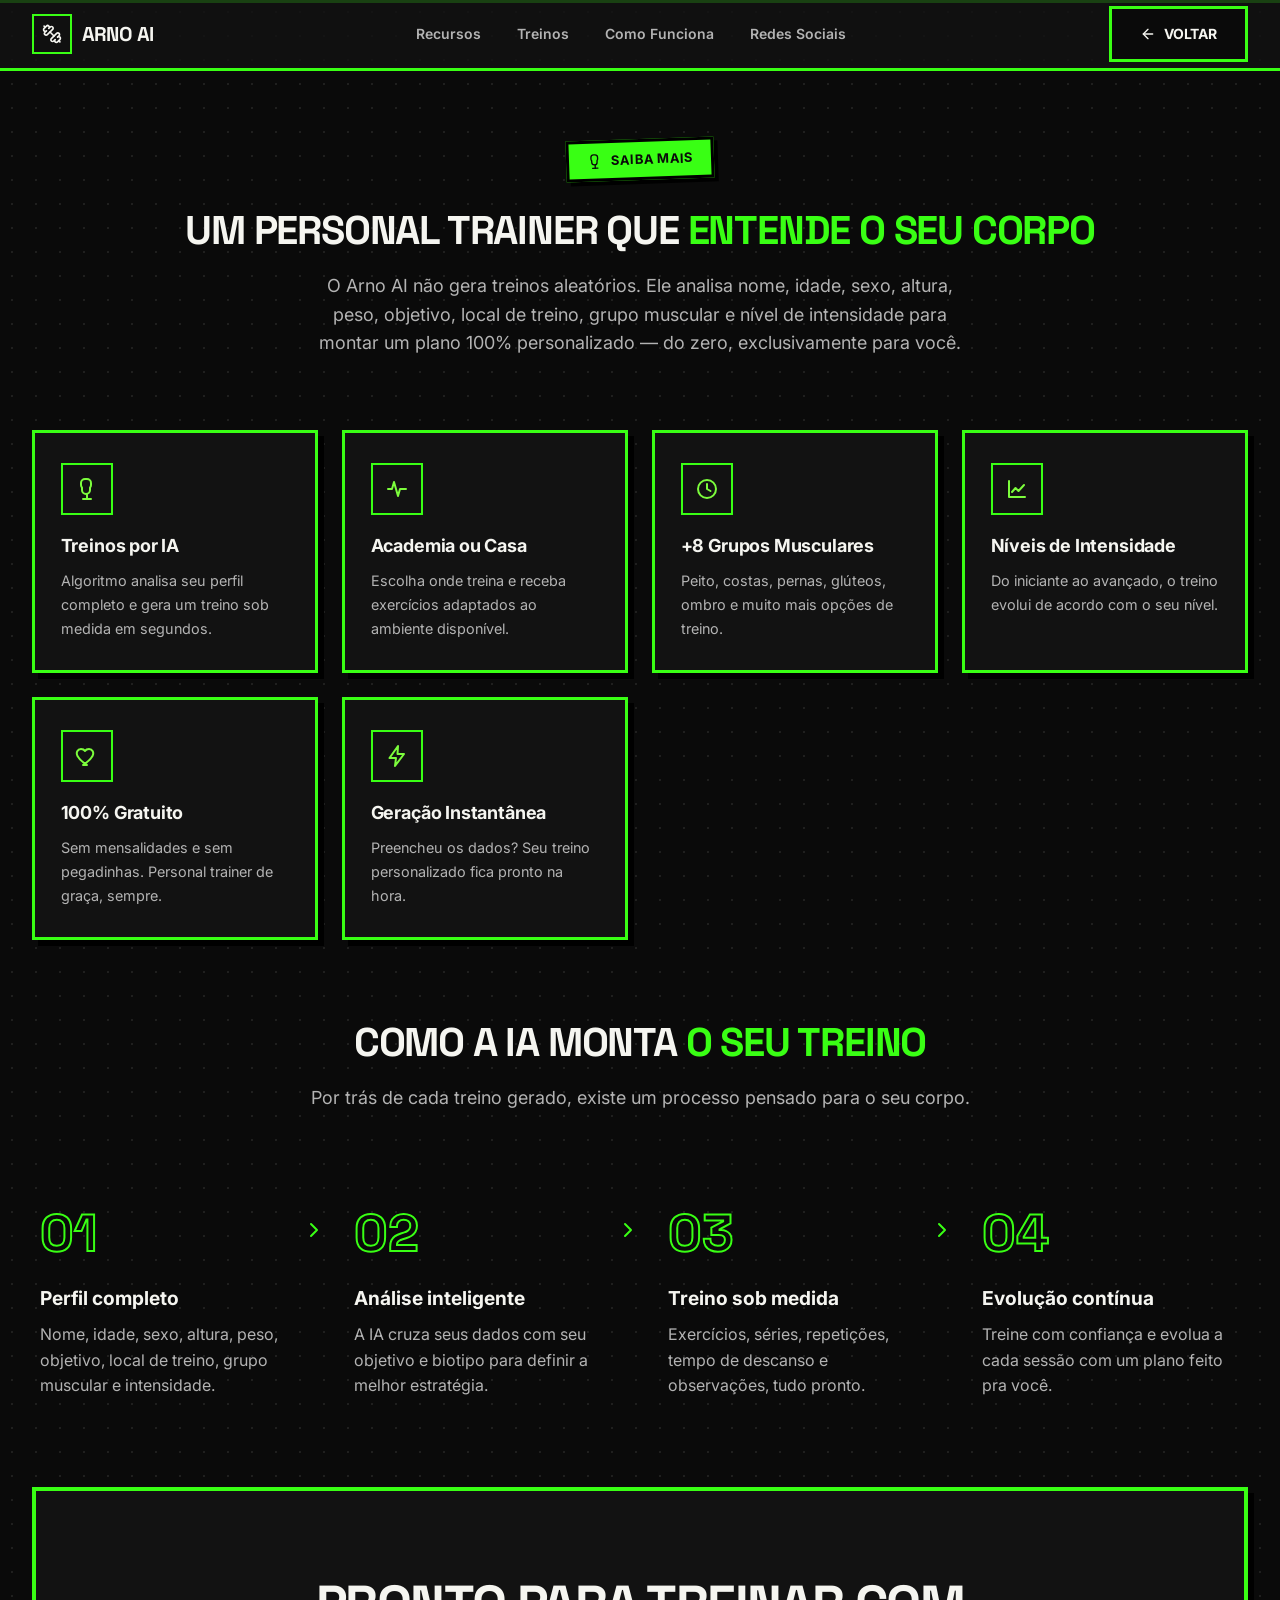
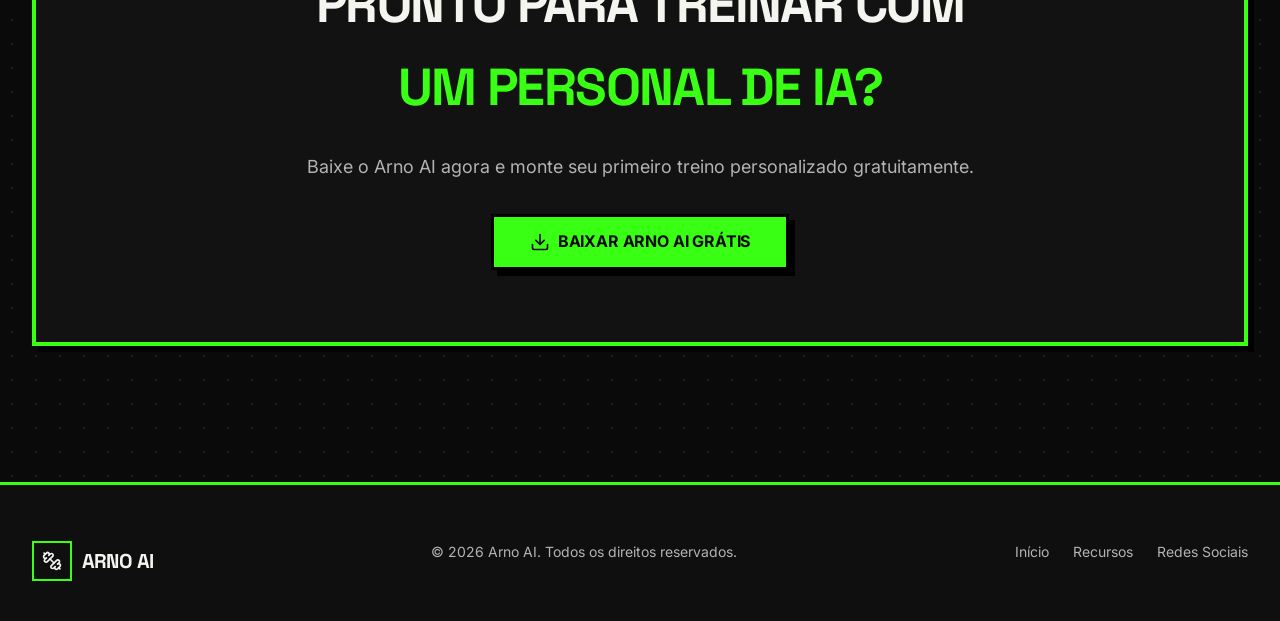
<file: saibamais/index.html>
<!DOCTYPE html>
<html lang="pt-BR">
<head>
  <meta charset="UTF-8">
  <meta name="viewport" content="width=device-width, initial-scale=1.0">
  <title>Saiba Mais - Arno AI</title>
  <meta name="description" content="Entenda como o Arno AI usa inteligência artificial para criar treinos 100% personalizados, gratuitamente.">
  <meta name="keywords" content="treino, academia, fitness, IA, inteligência artificial, personal trainer, musculação">

  <meta name="theme-color" content="#39FF88">
  <meta property="og:image" content="https://guxta44.github.io/ArnoAI/icone.png">
  <meta name="twitter:card" content="summary_large_image">
  <meta name="twitter:image" content="https://guxta44.github.io/ArnoAI/icone.png">

  <link rel="preconnect" href="https://fonts.googleapis.com">
  <link rel="preconnect" href="https://fonts.gstatic.com" crossorigin>
  <link href="https://fonts.googleapis.com/css2?family=Inter:wght@400;500;600;700&family=Space+Grotesk:wght@500;700&display=swap" rel="stylesheet">
  <link rel="stylesheet" href="style.css">

  <link rel="icon" type="image/png" sizes="512x512" href="../icone.png">
  <link rel="apple-touch-icon" href="../icone.png">
  <link rel="manifest" href="../manifest.json">
</head>
<body>
  <header class="header">
    <div class="container header-content">
      <a href="../index.html" class="logo" style="text-decoration: none; color: inherit;">
        <div class="logo-icon">
          <svg xmlns="http://www.w3.org/2000/svg" width="20" height="20" viewBox="0 0 24 24" fill="none" stroke="currentColor" stroke-width="2" stroke-linecap="round" stroke-linejoin="round">
            <path d="M14.4 14.4 9.6 9.6"/>
            <path d="M18.657 21.485a2 2 0 1 1-2.829-2.828l-1.767 1.768a2 2 0 1 1-2.829-2.829l6.364-6.364a2 2 0 1 1 2.829 2.829l-1.768 1.767a2 2 0 1 1 2.828 2.829z"/>
            <path d="m21.5 21.5-1.4-1.4"/>
            <path d="M3.9 3.9 2.5 2.5"/>
            <path d="M6.404 12.768a2 2 0 1 1-2.829-2.829l1.768-1.767a2 2 0 1 1-2.828-2.829l2.828-2.828a2 2 0 1 1 2.829 2.828l1.767-1.768a2 2 0 1 1 2.829 2.829z"/>
          </svg>
        </div>
        <span class="logo-text">Arno AI</span>
      </a>

      <nav class="nav-desktop">
        <a href="../index.html#recursos" class="nav-link">Recursos</a>
        <a href="../index.html#treinos" class="nav-link">Treinos</a>
        <a href="../index.html#como-funciona" class="nav-link">Como Funciona</a>
        <a href="../redessociais/index.html" class="nav-link">Redes Sociais</a>
      </nav>

      <div class="header-actions">
        <a href="../index.html" class="btn btn-outline" style="text-decoration: none;">
          <svg xmlns="http://www.w3.org/2000/svg" width="16" height="16" viewBox="0 0 24 24" fill="none" stroke="currentColor" stroke-width="2" stroke-linecap="round" stroke-linejoin="round">
            <path d="m12 19-7-7 7-7"/>
            <path d="M19 12H5"/>
          </svg>
          Voltar
        </a>
      </div>

      <button class="mobile-menu-btn" id="mobileMenuBtn" aria-label="Abrir menu">
        <svg class="menu-icon" xmlns="http://www.w3.org/2000/svg" width="24" height="24" viewBox="0 0 24 24" fill="none" stroke="currentColor" stroke-width="2" stroke-linecap="round" stroke-linejoin="round">
          <line x1="4" x2="20" y1="12" y2="12"/>
          <line x1="4" x2="20" y1="6" y2="6"/>
          <line x1="4" x2="20" y1="18" y2="18"/>
        </svg>
        <svg class="close-icon hidden" xmlns="http://www.w3.org/2000/svg" width="24" height="24" viewBox="0 0 24 24" fill="none" stroke="currentColor" stroke-width="2" stroke-linecap="round" stroke-linejoin="round">
          <path d="M18 6 6 18"/>
          <path d="m6 6 12 12"/>
        </svg>
      </button>
    </div>

    <nav class="nav-mobile hidden" id="mobileMenu">
      <a href="../index.html#recursos" class="nav-link">Recursos</a>
      <a href="../index.html#treinos" class="nav-link">Treinos</a>
      <a href="../index.html#como-funciona" class="nav-link">Como Funciona</a>
      <a href="../redessociais/index.html" class="nav-link">Redes Sociais</a>
      <a href="../index.html" class="btn btn-primary btn-full" style="text-decoration: none;">Voltar ao Início</a>
    </nav>
  </header>

  <section id="saiba-mais" class="section section-border">
    <div class="container">
      <div class="section-header">
        <div class="badge">
          <svg xmlns="http://www.w3.org/2000/svg" width="16" height="16" viewBox="0 0 24 24" fill="none" stroke="currentColor" stroke-width="2" stroke-linecap="round" stroke-linejoin="round">
            <path d="M12 2a4 4 0 0 1 4 4v2a4 4 0 0 1-1 2.646V13a4 4 0 0 1-4 4 4 4 0 0 1-4-4V10.646A4 4 0 0 1 6 8V6a4 4 0 0 1 4-4z"/>
            <path d="M12 17v5"/>
            <path d="M8 22h8"/>
          </svg>
          <span>Saiba Mais</span>
        </div>
        <h2 class="section-title">
          Um personal trainer que
          <span class="text-primary"> entende o seu corpo</span>
        </h2>
        <p class="section-description">
          O Arno AI não gera treinos aleatórios. Ele analisa nome, idade, sexo, altura,
          peso, objetivo, local de treino, grupo muscular e nível de intensidade para
          montar um plano 100% personalizado — do zero, exclusivamente para você.
        </p>
      </div>

      <div class="features-grid">
        <div class="feature-card">
          <div class="feature-icon">
            <svg xmlns="http://www.w3.org/2000/svg" width="24" height="24" viewBox="0 0 24 24" fill="none" stroke="currentColor" stroke-width="2" stroke-linecap="round" stroke-linejoin="round">
              <path d="M12 2a4 4 0 0 1 4 4v2a4 4 0 0 1-1 2.646V13a4 4 0 0 1-4 4 4 4 0 0 1-4-4V10.646A4 4 0 0 1 6 8V6a4 4 0 0 1 4-4z"/>
              <path d="M12 17v5"/>
              <path d="M8 22h8"/>
            </svg>
          </div>
          <h3 class="feature-title">Treinos por IA</h3>
          <p class="feature-description">Algoritmo analisa seu perfil completo e gera um treino sob medida em segundos.</p>
        </div>

        <div class="feature-card">
          <div class="feature-icon">
            <svg xmlns="http://www.w3.org/2000/svg" width="24" height="24" viewBox="0 0 24 24" fill="none" stroke="currentColor" stroke-width="2" stroke-linecap="round" stroke-linejoin="round">
              <path d="M3 12h4l2-7 4 14 2-7h6"/>
            </svg>
          </div>
          <h3 class="feature-title">Academia ou Casa</h3>
          <p class="feature-description">Escolha onde treina e receba exercícios adaptados ao ambiente disponível.</p>
        </div>

        <div class="feature-card">
          <div class="feature-icon">
            <svg xmlns="http://www.w3.org/2000/svg" width="24" height="24" viewBox="0 0 24 24" fill="none" stroke="currentColor" stroke-width="2" stroke-linecap="round" stroke-linejoin="round">
              <circle cx="12" cy="12" r="9"/>
              <path d="M12 7v5l3.5 2"/>
            </svg>
          </div>
          <h3 class="feature-title">+8 Grupos Musculares</h3>
          <p class="feature-description">Peito, costas, pernas, glúteos, ombro e muito mais opções de treino.</p>
        </div>

        <div class="feature-card">
          <div class="feature-icon">
            <svg xmlns="http://www.w3.org/2000/svg" width="24" height="24" viewBox="0 0 24 24" fill="none" stroke="currentColor" stroke-width="2" stroke-linecap="round" stroke-linejoin="round">
              <path d="M4 4v16h16"/>
              <path d="M7 15l3.5-4 3 3L19 8"/>
            </svg>
          </div>
          <h3 class="feature-title">Níveis de Intensidade</h3>
          <p class="feature-description">Do iniciante ao avançado, o treino evolui de acordo com o seu nível.</p>
        </div>

        <div class="feature-card">
          <div class="feature-icon">
            <svg xmlns="http://www.w3.org/2000/svg" width="24" height="24" viewBox="0 0 24 24" fill="none" stroke="currentColor" stroke-width="2" stroke-linecap="round" stroke-linejoin="round">
              <path d="M12 21s-7-4.35-9.5-9C.7 8.5 2.5 5 6 5c2 0 3.5 1.2 4 2 .5-.8 2-2 4-2 3.5 0 5.3 3.5 3.5 7-2.5 4.65-9.5 9-9.5 9z"/>
            </svg>
          </div>
          <h3 class="feature-title">100% Gratuito</h3>
          <p class="feature-description">Sem mensalidades e sem pegadinhas. Personal trainer de graça, sempre.</p>
        </div>

        <div class="feature-card">
          <div class="feature-icon">
            <svg xmlns="http://www.w3.org/2000/svg" width="24" height="24" viewBox="0 0 24 24" fill="none" stroke="currentColor" stroke-width="2" stroke-linecap="round" stroke-linejoin="round">
              <path d="M13 2L4.5 14H11L10 22L19 10H12.5L13 2Z"/>
            </svg>
          </div>
          <h3 class="feature-title">Geração Instantânea</h3>
          <p class="feature-description">Preencheu os dados? Seu treino personalizado fica pronto na hora.</p>
        </div>
      </div>

      <div class="section-header" style="margin-top: 5rem;">
        <h2 class="section-title">
          Como a IA monta
          <span class="text-primary"> o seu treino</span>
        </h2>
        <p class="section-description">
          Por trás de cada treino gerado, existe um processo pensado para o seu corpo.
        </p>
      </div>

      <div class="steps-grid">
        <div class="step">
          <div class="step-number">01</div>
          <h3 class="step-title">Perfil completo</h3>
          <p class="step-description">Nome, idade, sexo, altura, peso, objetivo, local de treino, grupo muscular e intensidade.</p>
          <svg class="step-arrow" xmlns="http://www.w3.org/2000/svg" width="24" height="24" viewBox="0 0 24 24" fill="none" stroke="currentColor" stroke-width="2" stroke-linecap="round" stroke-linejoin="round">
            <path d="m9 18 6-6-6-6"/>
          </svg>
        </div>

        <div class="step">
          <div class="step-number">02</div>
          <h3 class="step-title">Análise inteligente</h3>
          <p class="step-description">A IA cruza seus dados com seu objetivo e biotipo para definir a melhor estratégia.</p>
          <svg class="step-arrow" xmlns="http://www.w3.org/2000/svg" width="24" height="24" viewBox="0 0 24 24" fill="none" stroke="currentColor" stroke-width="2" stroke-linecap="round" stroke-linejoin="round">
            <path d="m9 18 6-6-6-6"/>
          </svg>
        </div>

        <div class="step">
          <div class="step-number">03</div>
          <h3 class="step-title">Treino sob medida</h3>
          <p class="step-description">Exercícios, séries, repetições, tempo de descanso e observações, tudo pronto.</p>
          <svg class="step-arrow" xmlns="http://www.w3.org/2000/svg" width="24" height="24" viewBox="0 0 24 24" fill="none" stroke="currentColor" stroke-width="2" stroke-linecap="round" stroke-linejoin="round">
            <path d="m9 18 6-6-6-6"/>
          </svg>
        </div>

        <div class="step">
          <div class="step-number">04</div>
          <h3 class="step-title">Evolução contínua</h3>
          <p class="step-description">Treine com confiança e evolua a cada sessão com um plano feito pra você.</p>
        </div>
      </div>

      <div class="cta-box" style="margin-top: 5rem;">
        <div class="cta-bg"></div>
        <h2 class="cta-title">
          Pronto para treinar com
          <br>
          <span class="text-primary">um personal de IA?</span>
        </h2>
        <p class="cta-description">
          Baixe o Arno AI agora e monte seu primeiro treino personalizado gratuitamente.
        </p>
        <a href="https://github.com/Guxta44/ArnoAI/releases/download/v1.0/arno_ai.exe?raw=true" download="arno_ai.exe" class="btn btn-primary btn-lg" style="text-decoration: none;">
          <svg xmlns="http://www.w3.org/2000/svg" width="20" height="20" viewBox="0 0 24 24" fill="none" stroke="currentColor" stroke-width="2" stroke-linecap="round" stroke-linejoin="round">
            <path d="M21 15v4a2 2 0 0 1-2 2H5a2 2 0 0 1-2-2v-4"/>
            <polyline points="7 10 12 15 17 10"/>
            <line x1="12" x2="12" y1="15" y2="3"/>
          </svg>
          Baixar Arno AI Grátis
        </a>
      </div>
    </div>
  </section>

  <footer class="footer">
    <div class="container footer-content">
      <a href="../index.html" class="logo" style="text-decoration: none; color: inherit;">
        <div class="logo-icon">
          <svg xmlns="http://www.w3.org/2000/svg" width="20" height="20" viewBox="0 0 24 24" fill="none" stroke="currentColor" stroke-width="2" stroke-linecap="round" stroke-linejoin="round">
            <path d="M14.4 14.4 9.6 9.6"/>
            <path d="M18.657 21.485a2 2 0 1 1-2.829-2.828l-1.767 1.768a2 2 0 1 1-2.829-2.829l6.364-6.364a2 2 0 1 1 2.829 2.829l-1.768 1.767a2 2 0 1 1 2.828 2.829z"/>
            <path d="m21.5 21.5-1.4-1.4"/>
            <path d="M3.9 3.9 2.5 2.5"/>
            <path d="M6.404 12.768a2 2 0 1 1-2.829-2.829l1.768-1.767a2 2 0 1 1-2.828-2.829l2.828-2.828a2 2 0 1 1 2.829 2.828l1.767-1.768a2 2 0 1 1 2.829 2.829z"/>
          </svg>
        </div>
        <span class="logo-text">Arno AI</span>
      </a>

      <p class="footer-copyright">© 2026 Arno AI. Todos os direitos reservados.</p>

      <div class="footer-links">
        <a href="../index.html" class="footer-link">Início</a>
        <a href="../index.html#recursos" class="footer-link">Recursos</a>
        <a href="../redessociais/index.html" class="footer-link">Redes Sociais</a>
      </div>
    </div>
  </footer>

  <script src="script.js"></script>
</body>
</html>
</file>
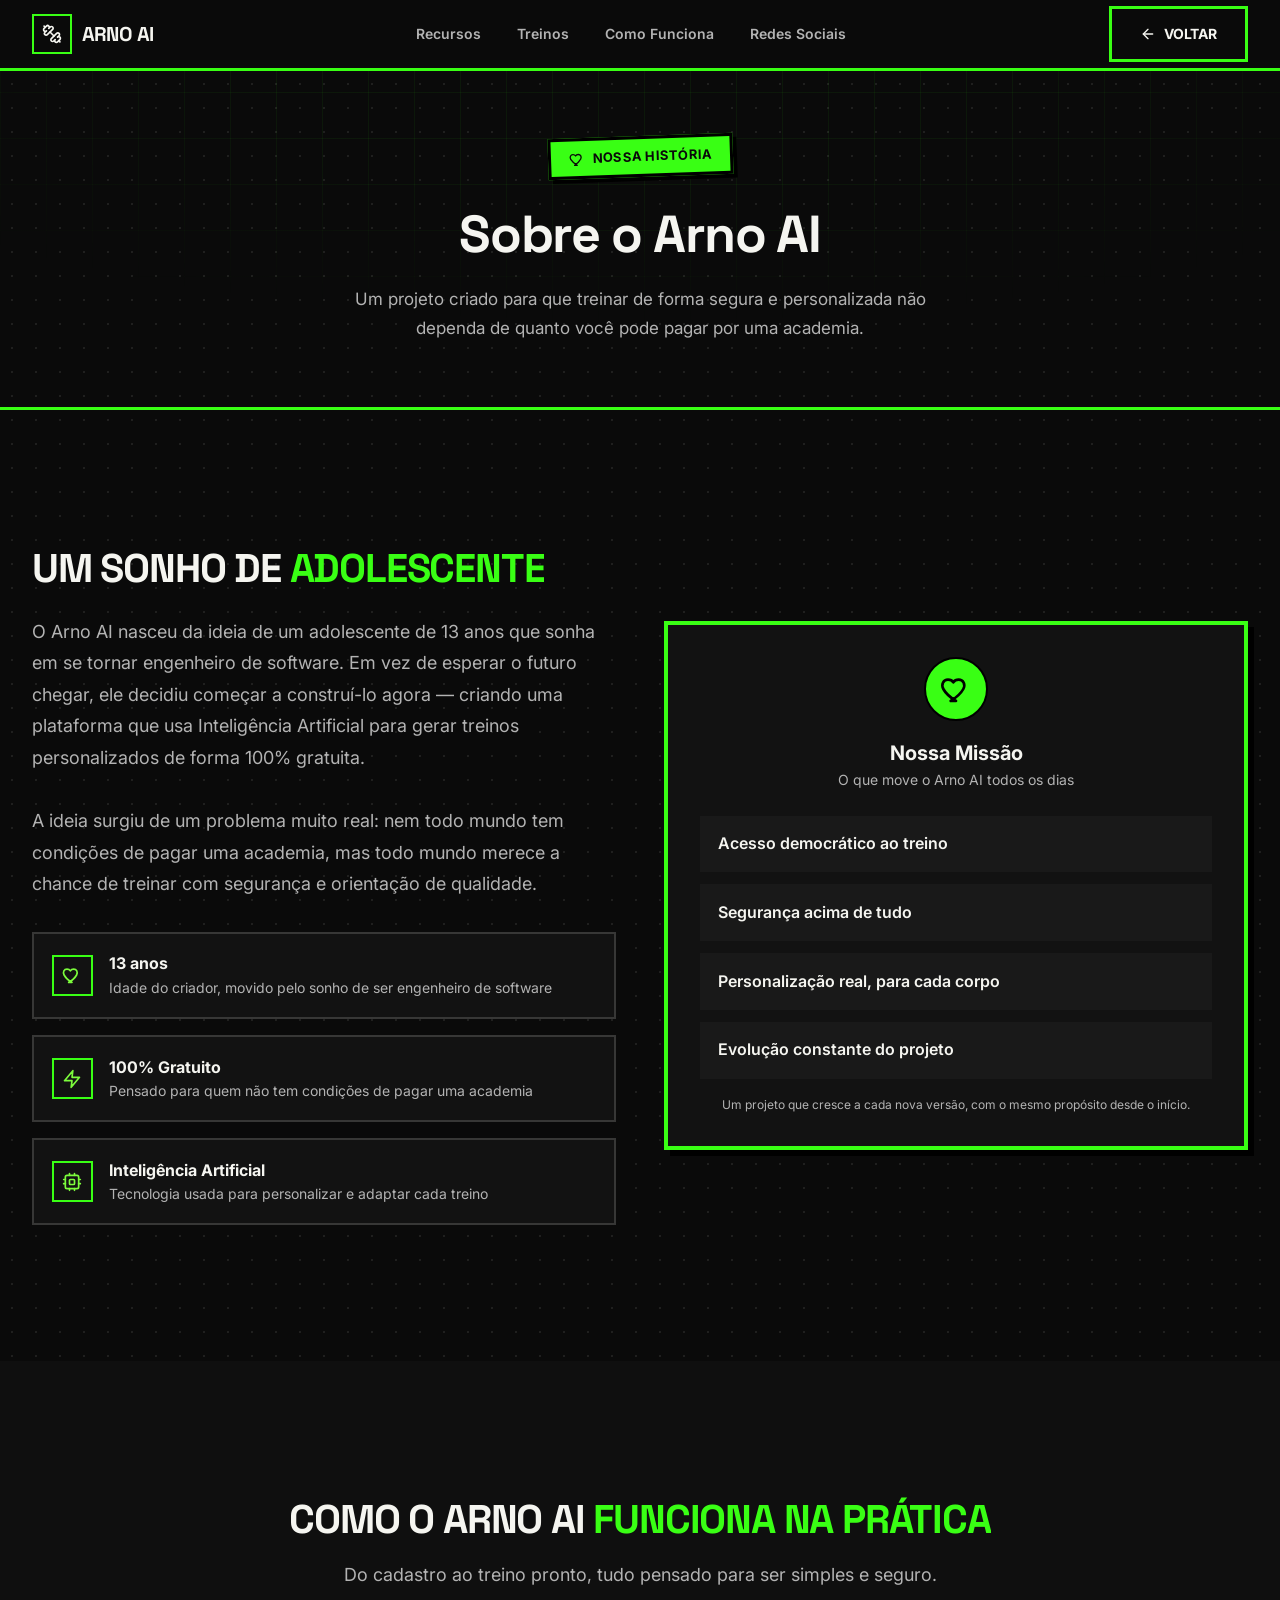
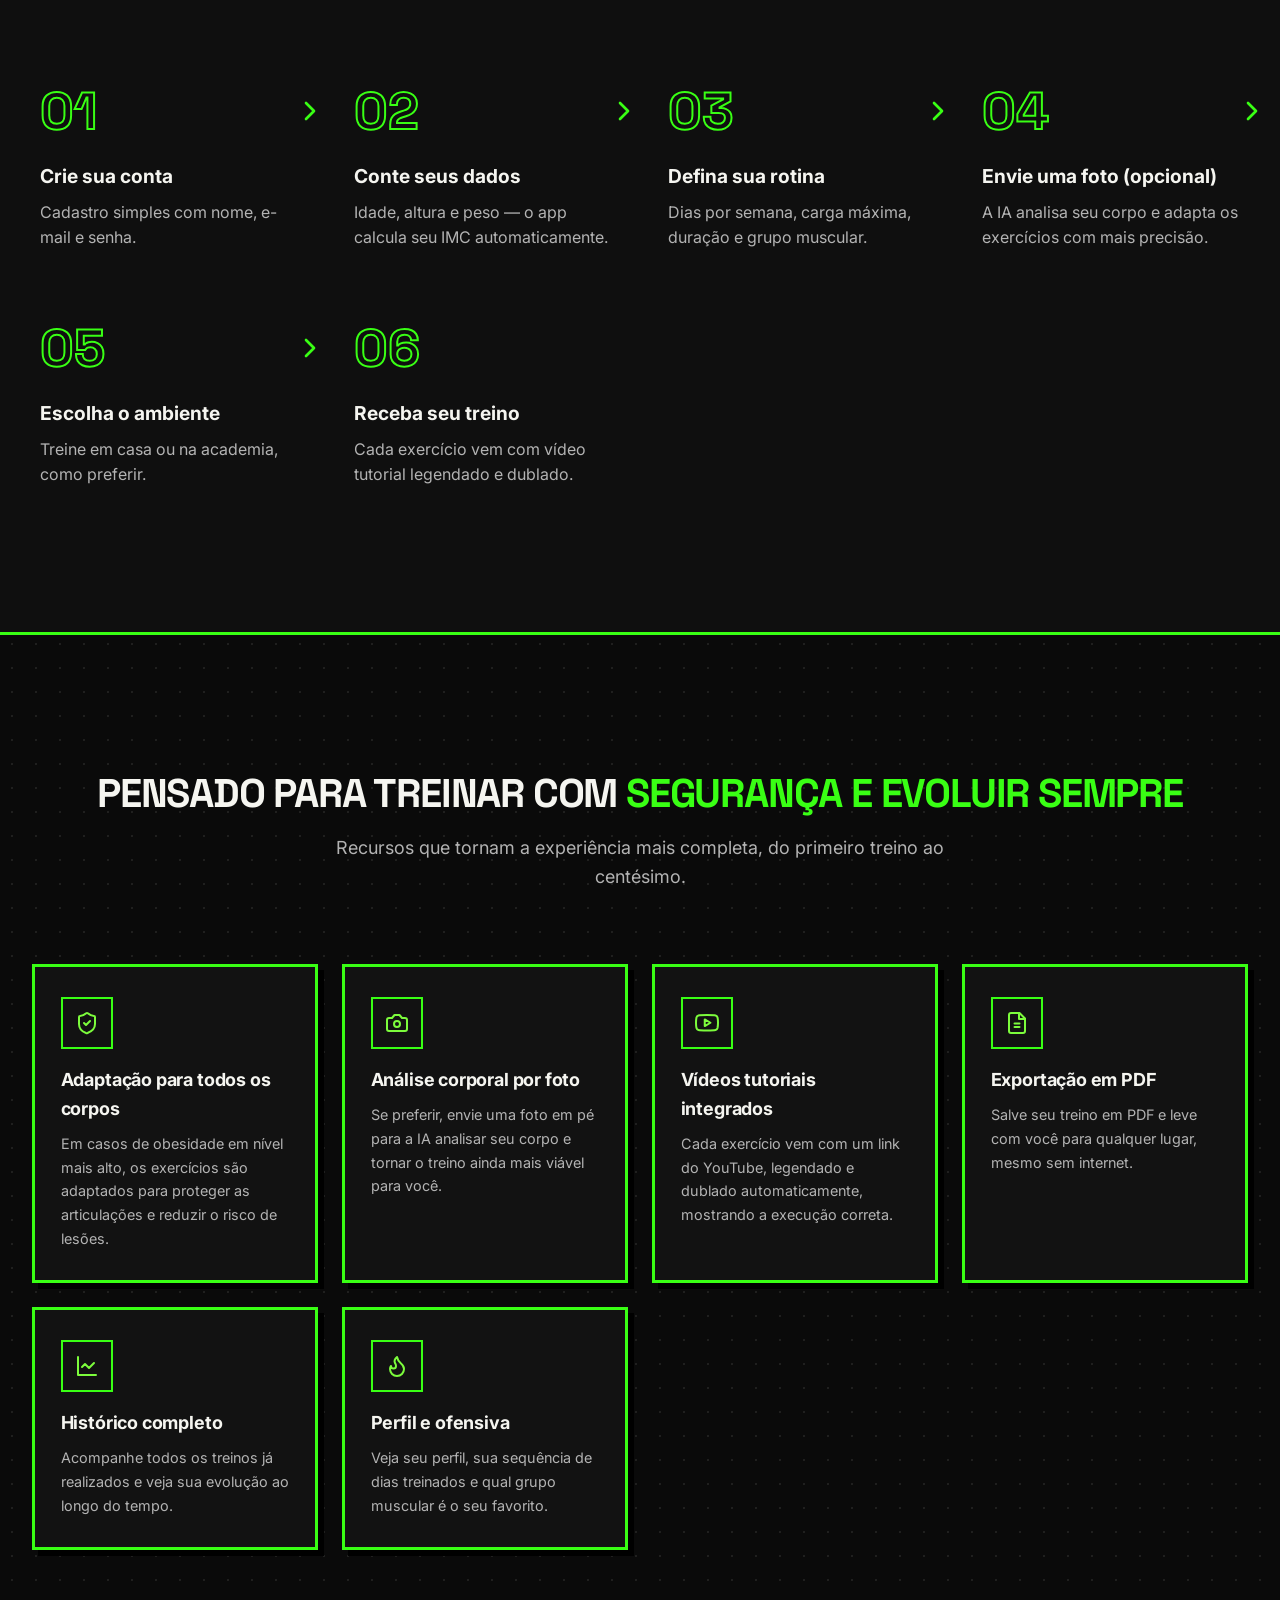
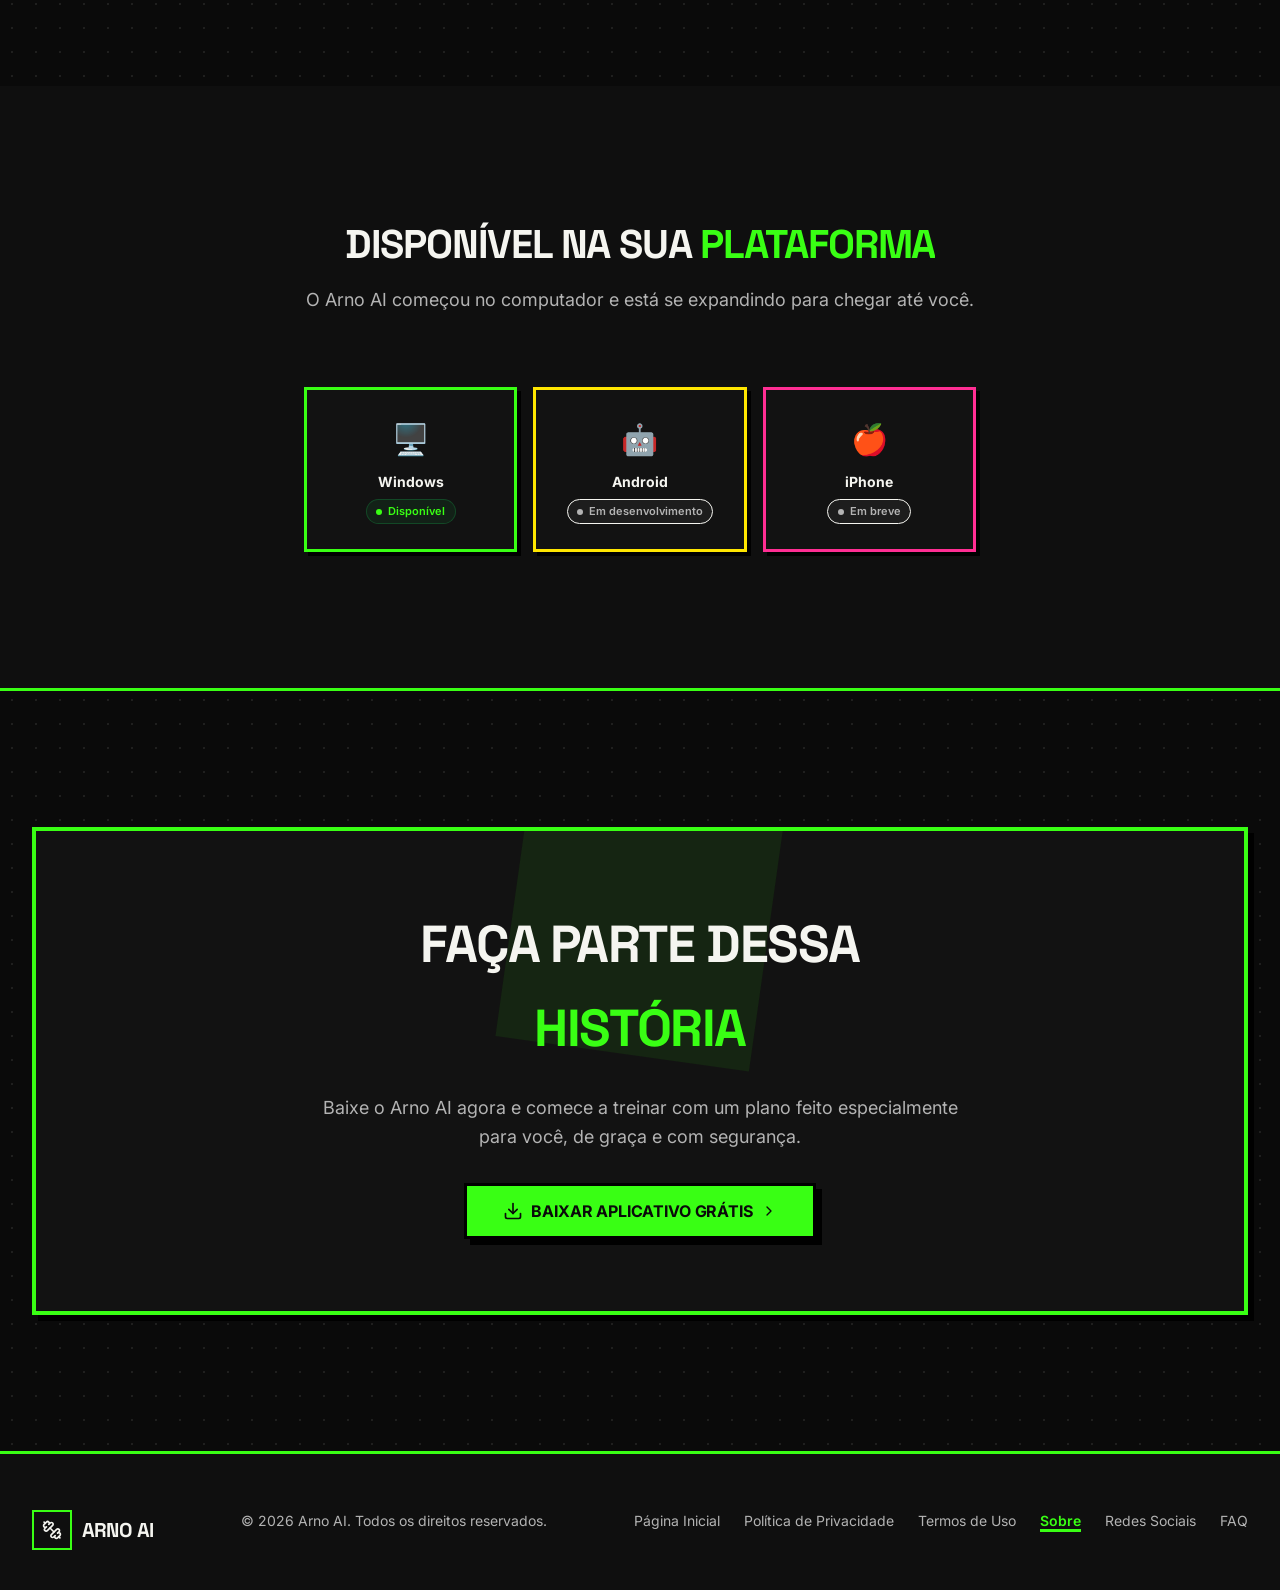
<file: sobre/index.html>
<!DOCTYPE html>
<html lang="pt-BR">
<head>
  <meta charset="UTF-8">
  <meta name="viewport" content="width=device-width, initial-scale=1.0">

  <title>Sobre - Arno AI</title>
  <meta name="description" content="Conheça a história por trás do Arno AI: um projeto criado para levar treinos personalizados e gratuitos, com Inteligência Artificial, a quem não pode pagar uma academia.">
  <meta name="keywords" content="sobre, arno ai, história, treino gratuito, academia, fitness, IA, inteligência artificial, personal trainer, musculação">
  <meta name="robots" content="index, follow">
  <link rel="canonical" href="https://guxta44.github.io/ArnoAI/sobre/">

  <meta name="theme-color" content="#39FF88">

  <!-- Open Graph -->
  <meta property="og:type" content="website">
  <meta property="og:title" content="Sobre - Arno AI">
  <meta property="og:description" content="Conheça a história por trás do Arno AI, um projeto criado para tornar o treino personalizado acessível a todos.">
  <meta property="og:image" content="https://guxta44.github.io/ArnoAI/icone.png">
  <meta property="og:url" content="https://guxta44.github.io/ArnoAI/sobre/">
  <meta property="og:locale" content="pt_BR">

  <!-- Twitter Cards -->
  <meta name="twitter:card" content="summary_large_image">
  <meta name="twitter:title" content="Sobre - Arno AI">
  <meta name="twitter:description" content="Conheça a história por trás do Arno AI, um projeto criado para tornar o treino personalizado acessível a todos.">
  <meta name="twitter:image" content="https://guxta44.github.io/ArnoAI/icone.png">

  <link rel="preconnect" href="https://fonts.googleapis.com">
  <link rel="preconnect" href="https://fonts.gstatic.com" crossorigin>
  <link href="https://fonts.googleapis.com/css2?family=Inter:wght@400;500;600;700&family=Space+Grotesk:wght@500;700&display=swap" rel="stylesheet">

  <!-- Reutiliza a folha de estilos principal do site (nenhuma regra existente é alterada) -->
  <link rel="stylesheet" href="../styles.css">

  <link rel="icon" type="image/png" sizes="512x512" href="../icone.png">
  <link rel="apple-touch-icon" href="../icone.png">
  <link rel="manifest" href="../manifest.json">

  <style>
    /*
      Estilos exclusivos da página Sobre.
      Mesmo padrão das páginas de Política e Termos: reaproveita ao
      máximo as classes já existentes no styles.css (.feature-card,
      .steps-grid, .workouts-grid, .data-item, .cta-box, .stat-*)
      e cria apenas o mínimo de classes novas, prefixadas com "about-".
    */

    /* ---------- Hero ---------- */
    .about-hero {
      position: relative;
      padding: 7rem 0 3rem;
      overflow: hidden;
      text-align: center;
    }

    @media (min-width: 768px) {
      .about-hero { padding: 8.5rem 0 4rem; }
    }

    .about-hero .hero-blob-1 { top: -6rem; left: 10%; }
    .about-hero .hero-blob-2 { bottom: -8rem; right: 10%; }

    .about-title {
      font-family: 'Space Grotesk', sans-serif;
      font-size: 2.25rem;
      font-weight: 700;
      letter-spacing: -0.025em;
      line-height: 1.15;
    }

    @media (min-width: 640px) {
      .about-title { font-size: 2.75rem; }
    }

    @media (min-width: 1024px) {
      .about-title { font-size: 3.25rem; }
    }

    .about-subtitle {
      max-width: 40rem;
      margin: 1.25rem auto 0;
      font-size: 1.0625rem;
      color: var(--muted-foreground);
      line-height: 1.7;
    }

    /* ---------- Status de plataforma (reaproveita .workout-card) ---------- */
    .about-status {
      display: inline-flex;
      align-items: center;
      gap: 0.35rem;
      margin-top: 0.375rem;
      padding: 0.15rem 0.6rem;
      border-radius: 9999px;
      font-size: 0.6875rem;
      font-weight: 600;
    }

    .about-status-dot {
      width: 6px;
      height: 6px;
      border-radius: 50%;
      flex-shrink: 0;
    }

    .about-status-live {
      color: var(--primary);
      background-color: rgba(22, 163, 74, 0.1);
      border: 1px solid rgba(22, 163, 74, 0.3);
    }

    .about-status-live .about-status-dot { background-color: var(--primary); }

    .about-status-progress {
      color: var(--muted-foreground);
      background-color: rgba(38, 38, 38, 0.6);
      border: 1px solid var(--border);
    }

    .about-status-progress .about-status-dot { background-color: var(--muted-foreground); }

    /* ---------- Reveal on scroll (mesmo padrão das outras páginas) ---------- */
    .about-reveal {
      opacity: 0;
      transform: translateY(18px);
      transition: opacity 0.6s ease, transform 0.6s ease;
    }

    .about-reveal.is-visible {
      opacity: 1;
      transform: translateY(0);
    }

    @media (prefers-reduced-motion: reduce) {
      .about-reveal {
        opacity: 1;
        transform: none;
        transition: none;
      }
    }

    /* ---------- Rodapé: link ativo e desabilitado ---------- */
    .footer-link[aria-disabled="true"] {
      cursor: default;
      pointer-events: none;
      opacity: 0.55;
    }

    .footer-link[aria-current="page"] {
      color: var(--primary);
      font-weight: 600;
    }

    /* ---------- Botão voltar ao topo (mesmo padrão das outras páginas) ---------- */
    .about-back-to-top {
      position: fixed;
      right: 1.5rem;
      bottom: 1.5rem;
      z-index: 40;
      display: flex;
      align-items: center;
      justify-content: center;
      width: 2.75rem;
      height: 2.75rem;
      border-radius: 50%;
      background-color: var(--card);
      border: 1px solid var(--border);
      color: var(--foreground);
      cursor: pointer;
      opacity: 0;
      visibility: hidden;
      transform: translateY(10px);
      transition: all 0.25s ease;
    }

    .about-back-to-top.is-visible {
      opacity: 1;
      visibility: visible;
      transform: translateY(0);
    }

    .about-back-to-top:hover {
      border-color: rgba(22, 163, 74, 0.5);
      color: var(--primary);
    }
  </style>
</head>
<body>

  <header class="header">
    <div class="container header-content">
      <a href="../index.html" class="logo" style="text-decoration: none; color: inherit;">
        <div class="logo-icon">
          <svg xmlns="http://www.w3.org/2000/svg" width="20" height="20" viewBox="0 0 24 24" fill="none" stroke="currentColor" stroke-width="2" stroke-linecap="round" stroke-linejoin="round">
            <path d="M14.4 14.4 9.6 9.6"/>
            <path d="M18.657 21.485a2 2 0 1 1-2.829-2.828l-1.767 1.768a2 2 0 1 1-2.829-2.829l6.364-6.364a2 2 0 1 1 2.829 2.829l-1.768 1.767a2 2 0 1 1 2.828 2.829z"/>
            <path d="m21.5 21.5-1.4-1.4"/>
            <path d="M3.9 3.9 2.5 2.5"/>
            <path d="M6.404 12.768a2 2 0 1 1-2.829-2.829l1.768-1.767a2 2 0 1 1-2.828-2.829l2.828-2.828a2 2 0 1 1 2.829 2.828l1.767-1.768a2 2 0 1 1 2.829 2.829z"/>
          </svg>
        </div>
        <span class="logo-text">Arno AI</span>
      </a>

      <nav class="nav-desktop" aria-label="Navegação principal">
        <a href="../index.html#recursos" class="nav-link">Recursos</a>
        <a href="../index.html#treinos" class="nav-link">Treinos</a>
        <a href="../index.html#como-funciona" class="nav-link">Como Funciona</a>
        <a href="../redessociais/index.html" class="nav-link">Redes Sociais</a>
      </nav>

      <div class="header-actions">
        <a href="../index.html" class="btn btn-outline" style="text-decoration: none;">
          <svg xmlns="http://www.w3.org/2000/svg" width="16" height="16" viewBox="0 0 24 24" fill="none" stroke="currentColor" stroke-width="2" stroke-linecap="round" stroke-linejoin="round">
            <path d="m12 19-7-7 7-7"/>
            <path d="M19 12H5"/>
          </svg>
          Voltar
        </a>
      </div>

      <button class="mobile-menu-btn" id="mobileMenuBtn" aria-label="Abrir menu" aria-expanded="false">
        <svg class="menu-icon" xmlns="http://www.w3.org/2000/svg" width="24" height="24" viewBox="0 0 24 24" fill="none" stroke="currentColor" stroke-width="2" stroke-linecap="round" stroke-linejoin="round">
          <line x1="4" x2="20" y1="12" y2="12"/>
          <line x1="4" x2="20" y1="6" y2="6"/>
          <line x1="4" x2="20" y1="18" y2="18"/>
        </svg>
        <svg class="close-icon hidden" xmlns="http://www.w3.org/2000/svg" width="24" height="24" viewBox="0 0 24 24" fill="none" stroke="currentColor" stroke-width="2" stroke-linecap="round" stroke-linejoin="round">
          <path d="M18 6 6 18"/>
          <path d="m6 6 12 12"/>
        </svg>
      </button>
    </div>

    <nav class="nav-mobile hidden" id="mobileMenu" aria-label="Navegação mobile">
      <a href="../index.html#recursos" class="nav-link">Recursos</a>
      <a href="../index.html#treinos" class="nav-link">Treinos</a>
      <a href="../index.html#como-funciona" class="nav-link">Como Funciona</a>
      <a href="../redessociais/index.html" class="nav-link">Redes Sociais</a>
      <a href="../index.html" class="btn btn-primary btn-full" style="text-decoration: none;">Voltar ao Início</a>
    </nav>
  </header>

  <main>
    <!-- ===================== HERO ===================== -->
    <section class="about-hero">
      <div class="hero-bg">
        <div class="hero-blob hero-blob-1"></div>
        <div class="hero-blob hero-blob-2"></div>
      </div>

      <div class="container">
        <div class="badge">
          <svg xmlns="http://www.w3.org/2000/svg" width="16" height="16" viewBox="0 0 24 24" fill="none" stroke="currentColor" stroke-width="2" stroke-linecap="round" stroke-linejoin="round">
            <path d="M12 21s-7-4.35-9.5-9C.7 8.5 2.5 5 6 5c2 0 3.5 1.2 4 2 .5-.8 2-2 4-2 3.5 0 5.3 3.5 3.5 7-2.5 4.65-9.5 9-9.5 9z"/>
          </svg>
          <span>Nossa História</span>
        </div>

        <h1 class="about-title">Sobre o Arno AI</h1>

        <p class="about-subtitle">
          Um projeto criado para que treinar de forma segura e personalizada não dependa
          de quanto você pode pagar por uma academia.
        </p>
      </div>
    </section>

    <!-- ===================== A HISTÓRIA ===================== -->
    <section id="historia" class="section section-border" aria-labelledby="historia-heading">
      <div class="container">
        <div class="data-grid">
          <div class="data-content about-reveal">
            <h2 id="historia-heading" class="section-title text-left">
              Um sonho de <span class="text-primary">adolescente</span>
            </h2>
            <p class="data-description">
              O Arno AI nasceu da ideia de um adolescente de 13 anos que sonha em se tornar
              engenheiro de software. Em vez de esperar o futuro chegar, ele decidiu começar a
              construí-lo agora — criando uma plataforma que usa Inteligência Artificial para
              gerar treinos personalizados de forma 100% gratuita.
            </p>
            <p class="data-description">
              A ideia surgiu de um problema muito real: nem todo mundo tem condições de pagar
              uma academia, mas todo mundo merece a chance de treinar com segurança e
              orientação de qualidade.
            </p>

            <div class="data-items">
              <div class="data-item">
                <div class="data-item-icon">
                  <svg xmlns="http://www.w3.org/2000/svg" width="20" height="20" viewBox="0 0 24 24" fill="none" stroke="currentColor" stroke-width="2" stroke-linecap="round" stroke-linejoin="round">
                    <path d="M12 21s-7-4.35-9.5-9C.7 8.5 2.5 5 6 5c2 0 3.5 1.2 4 2 .5-.8 2-2 4-2 3.5 0 5.3 3.5 3.5 7-2.5 4.65-9.5 9-9.5 9z"/>
                  </svg>
                </div>
                <div>
                  <div class="data-item-title">13 anos</div>
                  <div class="data-item-text">Idade do criador, movido pelo sonho de ser engenheiro de software</div>
                </div>
              </div>

              <div class="data-item">
                <div class="data-item-icon">
                  <svg xmlns="http://www.w3.org/2000/svg" width="20" height="20" viewBox="0 0 24 24" fill="none" stroke="currentColor" stroke-width="2" stroke-linecap="round" stroke-linejoin="round">
                    <path d="M13 2 3 14h9l-1 8 10-12h-9l1-8z"/>
                  </svg>
                </div>
                <div>
                  <div class="data-item-title">100% Gratuito</div>
                  <div class="data-item-text">Pensado para quem não tem condições de pagar uma academia</div>
                </div>
              </div>

              <div class="data-item">
                <div class="data-item-icon">
                  <svg xmlns="http://www.w3.org/2000/svg" width="20" height="20" viewBox="0 0 24 24" fill="none" stroke="currentColor" stroke-width="2" stroke-linecap="round" stroke-linejoin="round">
                    <rect width="16" height="16" x="4" y="4" rx="2"/><rect width="6" height="6" x="9" y="9" rx="1"/><path d="M9 2v2"/><path d="M15 2v2"/><path d="M9 20v2"/><path d="M15 20v2"/><path d="M20 9h2"/><path d="M20 14h2"/><path d="M2 9h2"/><path d="M2 14h2"/>
                  </svg>
                </div>
                <div>
                  <div class="data-item-title">Inteligência Artificial</div>
                  <div class="data-item-text">Tecnologia usada para personalizar e adaptar cada treino</div>
                </div>
              </div>
            </div>
          </div>

          <div class="preview-card about-reveal">
            <div class="preview-header">
              <div class="preview-icon">
                <svg xmlns="http://www.w3.org/2000/svg" width="32" height="32" viewBox="0 0 24 24" fill="none" stroke="currentColor" stroke-width="2" stroke-linecap="round" stroke-linejoin="round">
                  <path d="M12 21s-7-4.35-9.5-9C.7 8.5 2.5 5 6 5c2 0 3.5 1.2 4 2 .5-.8 2-2 4-2 3.5 0 5.3 3.5 3.5 7-2.5 4.65-9.5 9-9.5 9z"/>
                </svg>
              </div>
              <h3 class="preview-title">Nossa Missão</h3>
              <p class="preview-subtitle">O que move o Arno AI todos os dias</p>
            </div>

            <div class="exercise-list">
              <div class="exercise-item">
                <span class="exercise-name">Acesso democrático ao treino</span>
              </div>
              <div class="exercise-item">
                <span class="exercise-name">Segurança acima de tudo</span>
              </div>
              <div class="exercise-item">
                <span class="exercise-name">Personalização real, para cada corpo</span>
              </div>
              <div class="exercise-item">
                <span class="exercise-name">Evolução constante do projeto</span>
              </div>
            </div>

            <p class="preview-note">Um projeto que cresce a cada nova versão, com o mesmo propósito desde o início.</p>
          </div>
        </div>
      </div>
    </section>

    <!-- ===================== COMO FUNCIONA ===================== -->
    <section id="como-funciona-app" class="section section-dark" aria-labelledby="como-funciona-heading">
      <div class="container">
        <div class="section-header about-reveal">
          <h2 id="como-funciona-heading" class="section-title">
            Como o Arno AI <span class="text-primary">funciona na prática</span>
          </h2>
          <p class="section-description">
            Do cadastro ao treino pronto, tudo pensado para ser simples e seguro.
          </p>
        </div>

        <div class="steps-grid about-reveal">
          <div class="step">
            <div class="step-number">01</div>
            <h3 class="step-title">Crie sua conta</h3>
            <p class="step-description">Cadastro simples com nome, e-mail e senha.</p>
            <svg class="step-arrow" xmlns="http://www.w3.org/2000/svg" width="32" height="32" viewBox="0 0 24 24" fill="none" stroke="currentColor" stroke-width="2" stroke-linecap="round" stroke-linejoin="round">
              <path d="m9 18 6-6-6-6"/>
            </svg>
          </div>
          <div class="step">
            <div class="step-number">02</div>
            <h3 class="step-title">Conte seus dados</h3>
            <p class="step-description">Idade, altura e peso — o app calcula seu IMC automaticamente.</p>
            <svg class="step-arrow" xmlns="http://www.w3.org/2000/svg" width="32" height="32" viewBox="0 0 24 24" fill="none" stroke="currentColor" stroke-width="2" stroke-linecap="round" stroke-linejoin="round">
              <path d="m9 18 6-6-6-6"/>
            </svg>
          </div>
          <div class="step">
            <div class="step-number">03</div>
            <h3 class="step-title">Defina sua rotina</h3>
            <p class="step-description">Dias por semana, carga máxima, duração e grupo muscular.</p>
            <svg class="step-arrow" xmlns="http://www.w3.org/2000/svg" width="32" height="32" viewBox="0 0 24 24" fill="none" stroke="currentColor" stroke-width="2" stroke-linecap="round" stroke-linejoin="round">
              <path d="m9 18 6-6-6-6"/>
            </svg>
          </div>
          <div class="step">
            <div class="step-number">04</div>
            <h3 class="step-title">Envie uma foto (opcional)</h3>
            <p class="step-description">A IA analisa seu corpo e adapta os exercícios com mais precisão.</p>
            <svg class="step-arrow" xmlns="http://www.w3.org/2000/svg" width="32" height="32" viewBox="0 0 24 24" fill="none" stroke="currentColor" stroke-width="2" stroke-linecap="round" stroke-linejoin="round">
              <path d="m9 18 6-6-6-6"/>
            </svg>
          </div>
          <div class="step">
            <div class="step-number">05</div>
            <h3 class="step-title">Escolha o ambiente</h3>
            <p class="step-description">Treine em casa ou na academia, como preferir.</p>
            <svg class="step-arrow" xmlns="http://www.w3.org/2000/svg" width="32" height="32" viewBox="0 0 24 24" fill="none" stroke="currentColor" stroke-width="2" stroke-linecap="round" stroke-linejoin="round">
              <path d="m9 18 6-6-6-6"/>
            </svg>
          </div>
          <div class="step">
            <div class="step-number">06</div>
            <h3 class="step-title">Receba seu treino</h3>
            <p class="step-description">Cada exercício vem com vídeo tutorial legendado e dublado.</p>
          </div>
        </div>
      </div>
    </section>

    <!-- ===================== RECURSOS QUE PROTEGEM E ACOMPANHAM VOCÊ ===================== -->
    <section id="recursos-sobre" class="section section-border" aria-labelledby="recursos-sobre-heading">
      <div class="container">
        <div class="section-header about-reveal">
          <h2 id="recursos-sobre-heading" class="section-title">
            Pensado para treinar com
            <span class="text-primary"> segurança e evoluir sempre</span>
          </h2>
          <p class="section-description">
            Recursos que tornam a experiência mais completa, do primeiro treino ao centésimo.
          </p>
        </div>

        <div class="features-grid about-reveal">
          <div class="feature-card">
            <div class="feature-icon">
              <svg xmlns="http://www.w3.org/2000/svg" width="24" height="24" viewBox="0 0 24 24" fill="none" stroke="currentColor" stroke-width="2" stroke-linecap="round" stroke-linejoin="round">
                <path d="M20 13c0 5-3.5 7.5-7.5 9-.5.17-1 .17-1.5 0C7 20.5 4 18 4 13V6a1 1 0 0 1 1-1c2 0 4.5-1.2 6.24-2.72a1.17 1.17 0 0 1 1.52 0C14.51 3.79 17 5 19 5a1 1 0 0 1 1 1z"/><path d="m9 12 2 2 4-4"/>
              </svg>
            </div>
            <h3 class="feature-title">Adaptação para todos os corpos</h3>
            <p class="feature-description">Em casos de obesidade em nível mais alto, os exercícios são adaptados para proteger as articulações e reduzir o risco de lesões.</p>
          </div>

          <div class="feature-card">
            <div class="feature-icon">
              <svg xmlns="http://www.w3.org/2000/svg" width="24" height="24" viewBox="0 0 24 24" fill="none" stroke="currentColor" stroke-width="2" stroke-linecap="round" stroke-linejoin="round">
                <path d="M14.5 4h-5L7 7H4a2 2 0 0 0-2 2v9a2 2 0 0 0 2 2h16a2 2 0 0 0 2-2V9a2 2 0 0 0-2-2h-3l-2.5-3z"/><circle cx="12" cy="13" r="3"/>
              </svg>
            </div>
            <h3 class="feature-title">Análise corporal por foto</h3>
            <p class="feature-description">Se preferir, envie uma foto em pé para a IA analisar seu corpo e tornar o treino ainda mais viável para você.</p>
          </div>

          <div class="feature-card">
            <div class="feature-icon">
              <svg xmlns="http://www.w3.org/2000/svg" width="24" height="24" viewBox="0 0 24 24" fill="none" stroke="currentColor" stroke-width="2" stroke-linecap="round" stroke-linejoin="round">
                <path d="M22.54 6.42a2.78 2.78 0 0 0-1.94-2C18.88 4 12 4 12 4s-6.88 0-8.6.46a2.78 2.78 0 0 0-1.94 2A29 29 0 0 0 1 11.75a29 29 0 0 0 .46 5.33A2.78 2.78 0 0 0 3.4 19c1.72.46 8.6.46 8.6.46s6.88 0 8.6-.46a2.78 2.78 0 0 0 1.94-2 29 29 0 0 0 .46-5.25 29 29 0 0 0-.46-5.33Z"/><path d="m9.75 15.02 5.75-3.27-5.75-3.27z"/>
              </svg>
            </div>
            <h3 class="feature-title">Vídeos tutoriais integrados</h3>
            <p class="feature-description">Cada exercício vem com um link do YouTube, legendado e dublado automaticamente, mostrando a execução correta.</p>
          </div>

          <div class="feature-card">
            <div class="feature-icon">
              <svg xmlns="http://www.w3.org/2000/svg" width="24" height="24" viewBox="0 0 24 24" fill="none" stroke="currentColor" stroke-width="2" stroke-linecap="round" stroke-linejoin="round">
                <path d="M14.5 2H6a2 2 0 0 0-2 2v16a2 2 0 0 0 2 2h12a2 2 0 0 0 2-2V7.5z"/><path d="M14 2v6h6"/><path d="M9.5 12.5h5"/><path d="M9.5 16h5"/>
              </svg>
            </div>
            <h3 class="feature-title">Exportação em PDF</h3>
            <p class="feature-description">Salve seu treino em PDF e leve com você para qualquer lugar, mesmo sem internet.</p>
          </div>

          <div class="feature-card">
            <div class="feature-icon">
              <svg xmlns="http://www.w3.org/2000/svg" width="24" height="24" viewBox="0 0 24 24" fill="none" stroke="currentColor" stroke-width="2" stroke-linecap="round" stroke-linejoin="round">
                <path d="M3 3v18h18"/><path d="m19 9-5 5-4-4-3 3"/>
              </svg>
            </div>
            <h3 class="feature-title">Histórico completo</h3>
            <p class="feature-description">Acompanhe todos os treinos já realizados e veja sua evolução ao longo do tempo.</p>
          </div>

          <div class="feature-card">
            <div class="feature-icon">
              <svg xmlns="http://www.w3.org/2000/svg" width="24" height="24" viewBox="0 0 24 24" fill="none" stroke="currentColor" stroke-width="2" stroke-linecap="round" stroke-linejoin="round">
                <path d="M8.5 14.5A2.5 2.5 0 0 0 11 12c0-1.38-.5-2-1-3-1.072-2.143-.224-4.054 2-6 .5 2.5 2 4.9 4 6.5 2 1.6 3 3.5 3 5.5a7 7 0 1 1-14 0c0-1.153.433-2.294 1-3a2.5 2.5 0 0 0 2.5 2.5z"/>
              </svg>
            </div>
            <h3 class="feature-title">Perfil e ofensiva</h3>
            <p class="feature-description">Veja seu perfil, sua sequência de dias treinados e qual grupo muscular é o seu favorito.</p>
          </div>
        </div>
      </div>
    </section>

    <!-- ===================== DISPONÍVEL EM ===================== -->
    <section id="plataformas" class="section section-dark" aria-labelledby="plataformas-heading">
      <div class="container">
        <div class="section-header about-reveal">
          <h2 id="plataformas-heading" class="section-title">
            Disponível na sua <span class="text-primary">plataforma</span>
          </h2>
          <p class="section-description">
            O Arno AI começou no computador e está se expandindo para chegar até você.
          </p>
        </div>

        <div class="workouts-grid about-reveal" style="grid-template-columns: repeat(auto-fit, minmax(9rem, 1fr)); max-width: 42rem; margin: 0 auto;">
          <div class="workout-card" style="cursor: default;">
            <span class="workout-emoji">🖥️</span>
            <span class="workout-name">Windows</span>
            <span class="about-status about-status-live"><span class="about-status-dot"></span>Disponível</span>
          </div>
          <div class="workout-card" style="cursor: default;">
            <span class="workout-emoji">🤖</span>
            <span class="workout-name">Android</span>
            <span class="about-status about-status-progress"><span class="about-status-dot"></span>Em desenvolvimento</span>
          </div>
          <div class="workout-card" style="cursor: default;">
            <span class="workout-emoji">🍎</span>
            <span class="workout-name">iPhone</span>
            <span class="about-status about-status-progress"><span class="about-status-dot"></span>Em breve</span>
          </div>
        </div>
      </div>
    </section>

    <!-- ===================== CTA ===================== -->
    <section class="section section-border">
      <div class="container">
        <div class="cta-box about-reveal">
          <div class="cta-bg"></div>
          <h2 class="cta-title">
            Faça parte dessa
            <br>
            <span class="text-primary">história</span>
          </h2>
          <p class="cta-description">
            Baixe o Arno AI agora e comece a treinar com um plano feito especialmente para você,
            de graça e com segurança.
          </p>
          <a href="https://github.com/Guxta44/ArnoAI/releases/download/v1.0/arno_ai.exe?raw=true" download="arno_ai.exe" class="btn btn-primary btn-lg" style="text-decoration: none;">
            <svg xmlns="http://www.w3.org/2000/svg" width="20" height="20" viewBox="0 0 24 24" fill="none" stroke="currentColor" stroke-width="2" stroke-linecap="round" stroke-linejoin="round">
              <path d="M21 15v4a2 2 0 0 1-2 2H5a2 2 0 0 1-2-2v-4"/>
              <polyline points="7 10 12 15 17 10"/>
              <line x1="12" x2="12" y1="15" y2="3"/>
            </svg>
            Baixar Aplicativo Grátis
            <svg xmlns="http://www.w3.org/2000/svg" width="16" height="16" viewBox="0 0 24 24" fill="none" stroke="currentColor" stroke-width="2" stroke-linecap="round" stroke-linejoin="round">
              <path d="m9 18 6-6-6-6"/>
            </svg>
          </a>
        </div>
      </div>
    </section>
  </main>

  <footer class="footer">
    <div class="container footer-content">
      <a href="../index.html" class="logo" style="text-decoration: none; color: inherit;">
        <div class="logo-icon">
          <svg xmlns="http://www.w3.org/2000/svg" width="20" height="20" viewBox="0 0 24 24" fill="none" stroke="currentColor" stroke-width="2" stroke-linecap="round" stroke-linejoin="round">
            <path d="M14.4 14.4 9.6 9.6"/>
            <path d="M18.657 21.485a2 2 0 1 1-2.829-2.828l-1.767 1.768a2 2 0 1 1-2.829-2.829l6.364-6.364a2 2 0 1 1 2.829 2.829l-1.768 1.767a2 2 0 1 1 2.828 2.829z"/>
            <path d="m21.5 21.5-1.4-1.4"/>
            <path d="M3.9 3.9 2.5 2.5"/>
            <path d="M6.404 12.768a2 2 0 1 1-2.829-2.829l1.768-1.767a2 2 0 1 1-2.828-2.829l2.828-2.828a2 2 0 1 1 2.829 2.828l1.767-1.768a2 2 0 1 1 2.829 2.829z"/>
          </svg>
        </div>
        <span class="logo-text">Arno AI</span>
      </a>

      <p class="footer-copyright">© 2026 Arno AI. Todos os direitos reservados.</p>

      <div class="footer-links">
        <a href="../index.html" class="footer-link">Página Inicial</a>
        <a href="../politica/index.html" class="footer-link">Política de Privacidade</a>
        <a href="../termos/index.html" class="footer-link">Termos de Uso</a>
        <a href="index.html" class="footer-link" aria-current="page">Sobre</a>
        <a href="../redessociais/index.html" class="footer-link">Redes Sociais</a>
        <a href="../FAQ/index.html" class="footer-link">FAQ</a>
      </div>
    </div>
  </footer>

  <button class="about-back-to-top" id="backToTop" aria-label="Voltar ao topo">
    <svg xmlns="http://www.w3.org/2000/svg" width="20" height="20" viewBox="0 0 24 24" fill="none" stroke="currentColor" stroke-width="2" stroke-linecap="round" stroke-linejoin="round">
      <path d="m18 15-6-6-6 6"/>
    </svg>
  </button>

  <script>
    // Menu mobile (mesmo comportamento das demais páginas do site)
    (function () {
      var btn = document.getElementById('mobileMenuBtn');
      var menu = document.getElementById('mobileMenu');
      if (!btn || !menu) return;

      var menuIcon = btn.querySelector('.menu-icon');
      var closeIcon = btn.querySelector('.close-icon');

      btn.addEventListener('click', function () {
        var isOpen = !menu.classList.contains('hidden');
        menu.classList.toggle('hidden');
        menuIcon.classList.toggle('hidden');
        closeIcon.classList.toggle('hidden');
        btn.setAttribute('aria-expanded', String(!isOpen));
      });

      menu.querySelectorAll('a').forEach(function (link) {
        link.addEventListener('click', function () {
          menu.classList.add('hidden');
          menuIcon.classList.remove('hidden');
          closeIcon.classList.add('hidden');
          btn.setAttribute('aria-expanded', 'false');
        });
      });
    })();

    // Animação leve ao aparecer (fade + slide)
    (function () {
      var elements = document.querySelectorAll('.about-reveal');
      if (!('IntersectionObserver' in window)) {
        elements.forEach(function (el) { el.classList.add('is-visible'); });
        return;
      }

      var observer = new IntersectionObserver(function (entries) {
        entries.forEach(function (entry) {
          if (entry.isIntersecting) {
            entry.target.classList.add('is-visible');
            observer.unobserve(entry.target);
          }
        });
      }, { threshold: 0.12, rootMargin: '0px 0px -40px 0px' });

      elements.forEach(function (el) { observer.observe(el); });
    })();

    // Botão flutuante "voltar ao topo"
    (function () {
      var backToTop = document.getElementById('backToTop');
      if (!backToTop) return;

      window.addEventListener('scroll', function () {
        backToTop.classList.toggle('is-visible', window.scrollY > 500);
      }, { passive: true });

      backToTop.addEventListener('click', function () {
        window.scrollTo({ top: 0, behavior: 'smooth' });
      });
    })();
  </script>
</body>
</html>
</file>
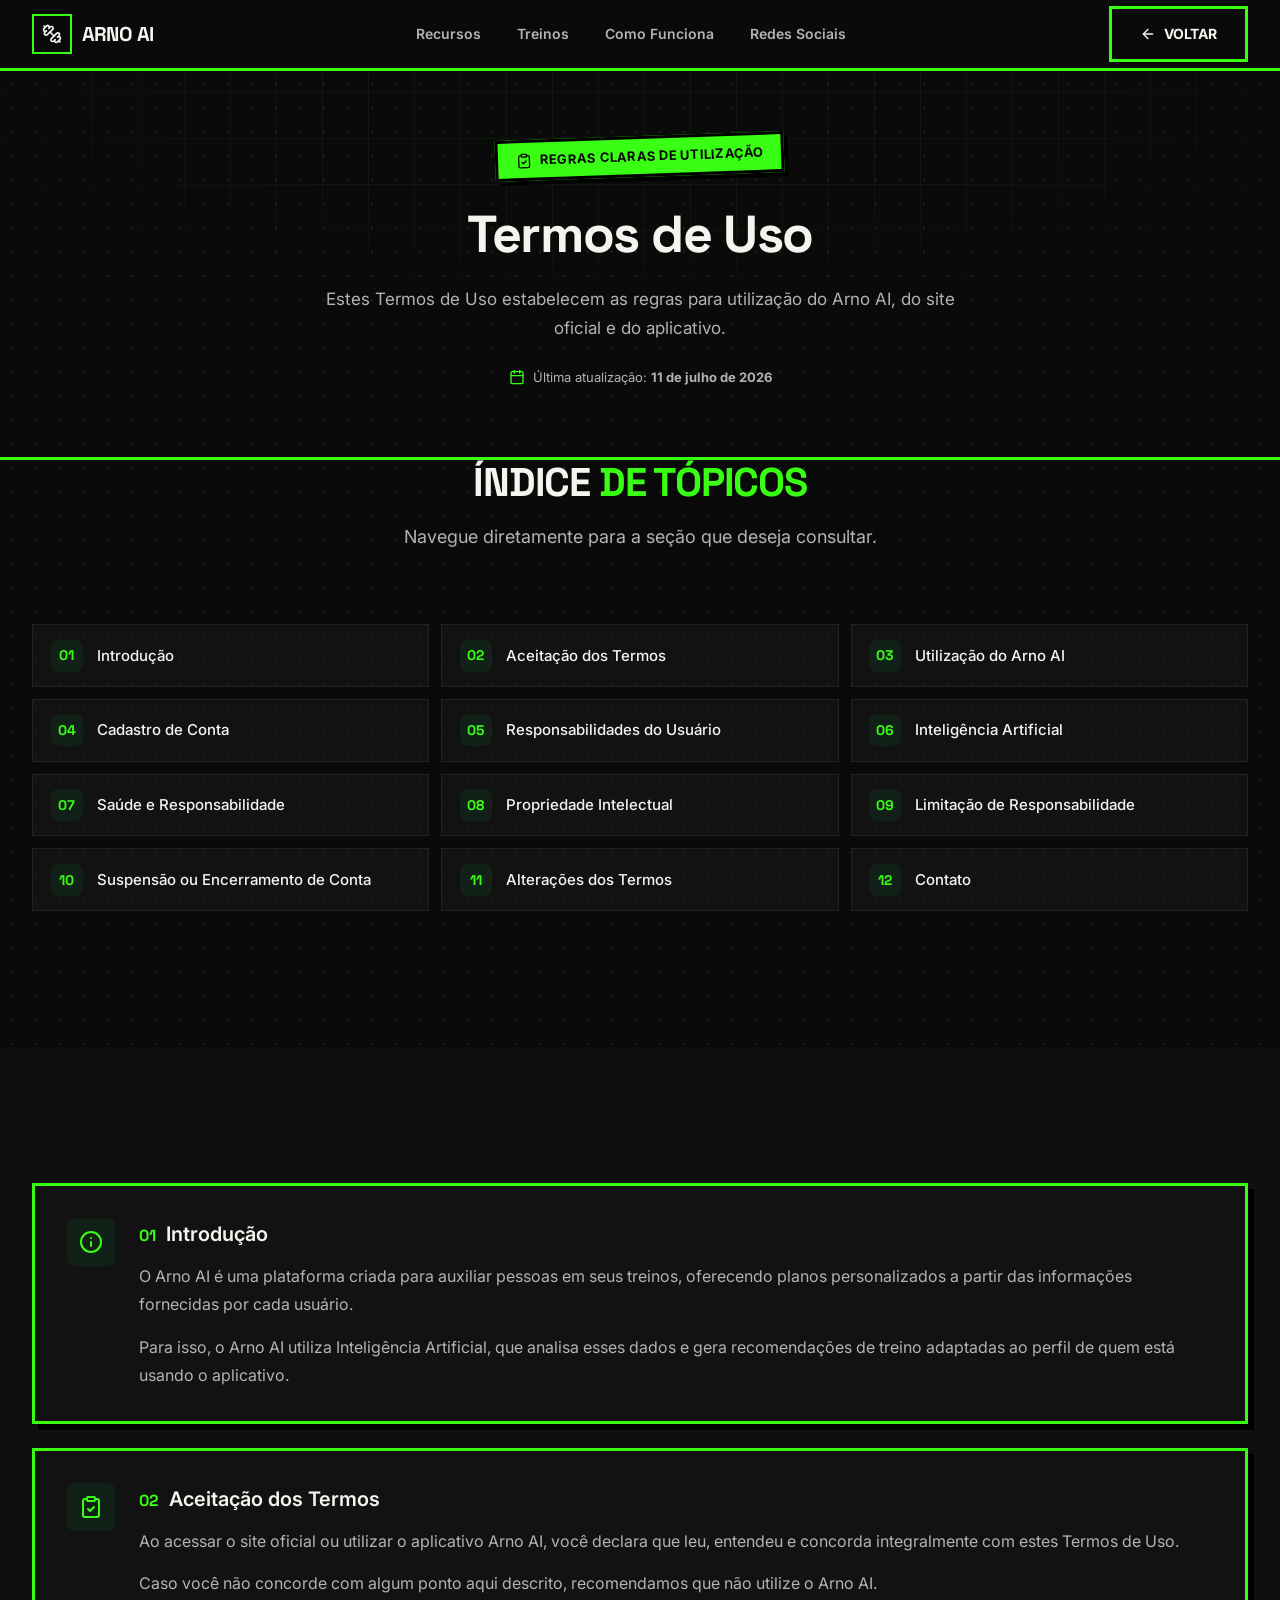
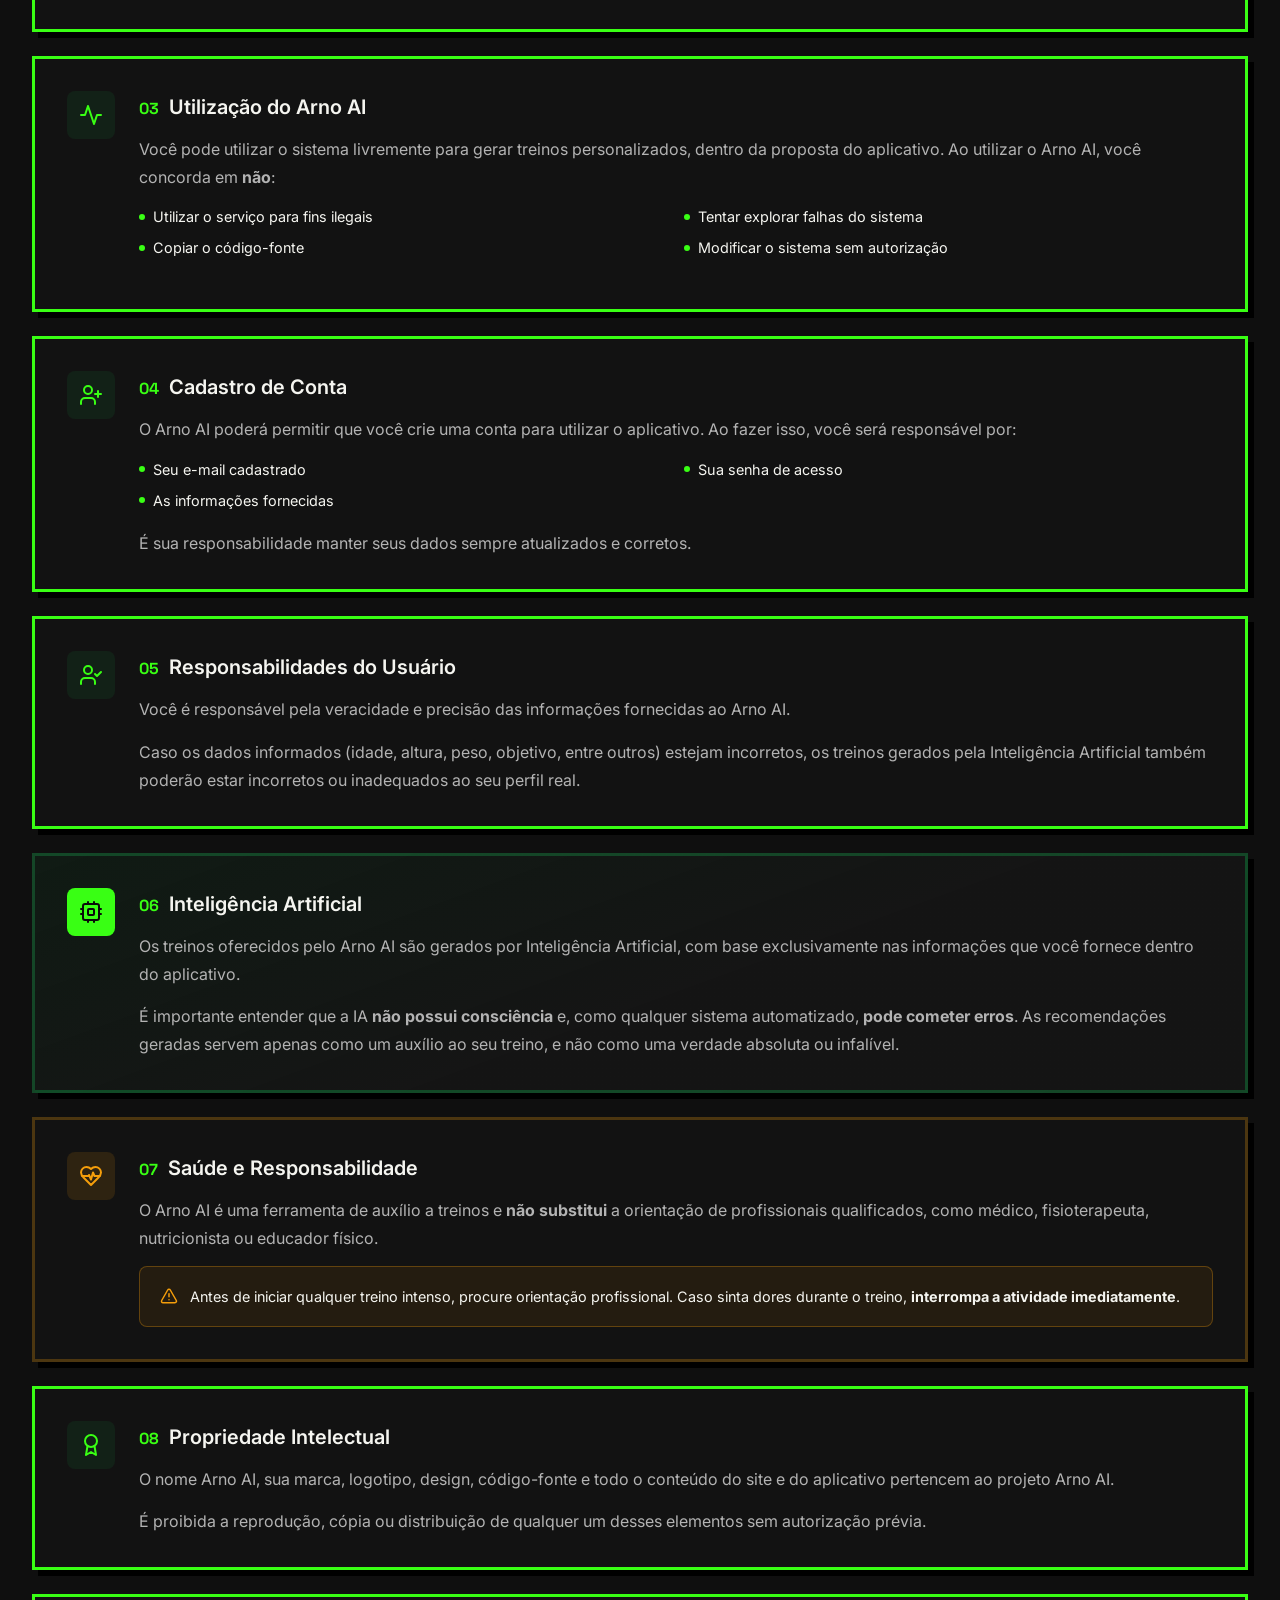
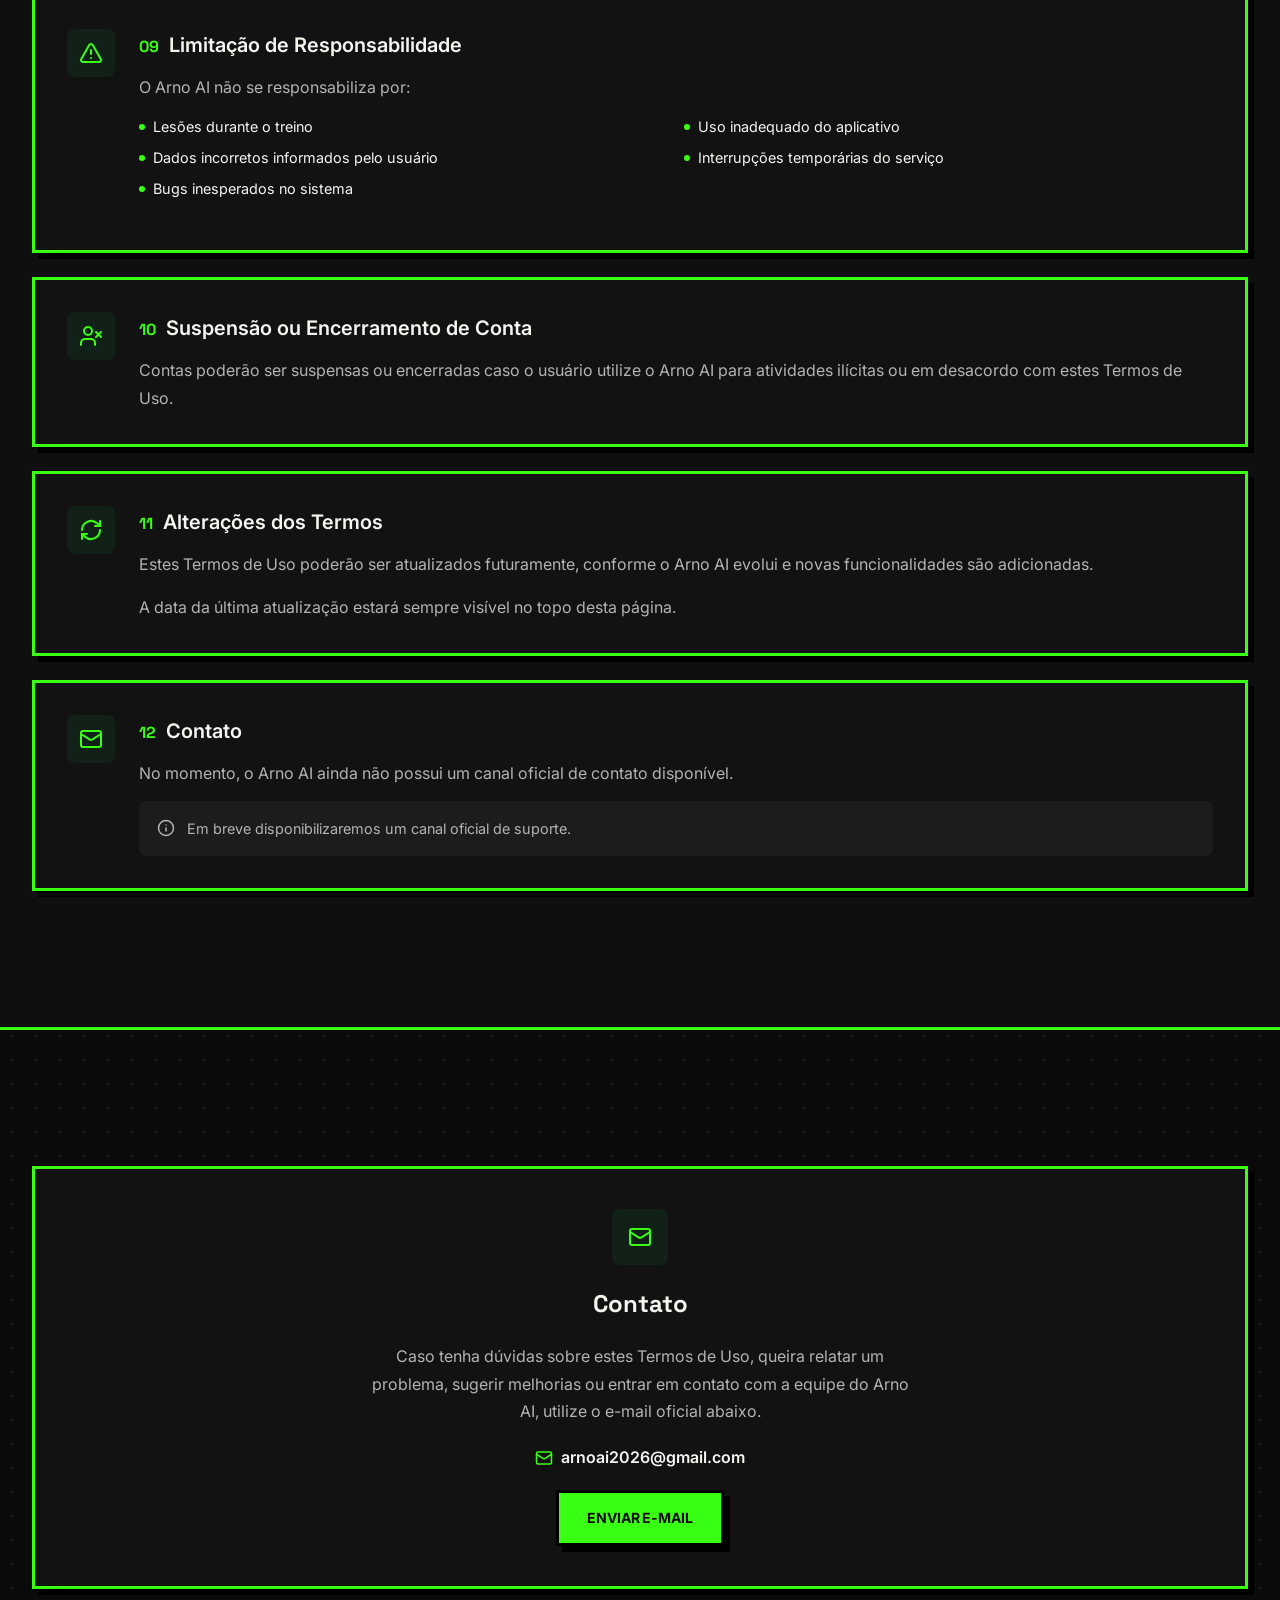
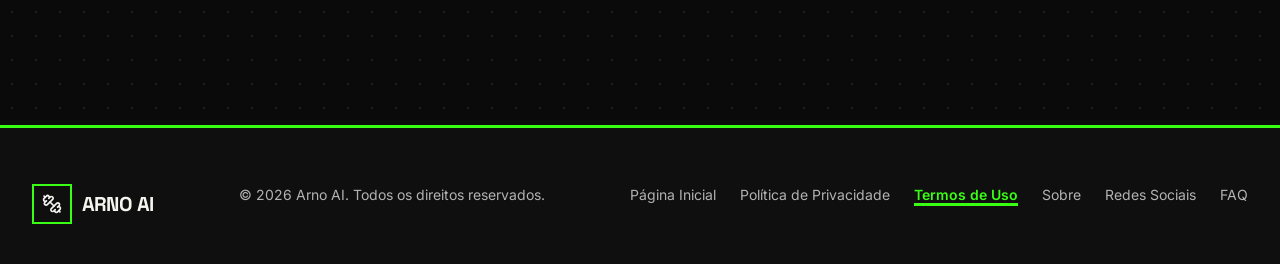
<file: termos/index.html>
<!DOCTYPE html>
<html lang="pt-BR">
<head>
  <meta charset="UTF-8">
  <meta name="viewport" content="width=device-width, initial-scale=1.0">

  <title>Termos de Uso - Arno AI</title>
  <meta name="description" content="Conheça as regras de utilização do Arno AI, do site oficial e do aplicativo. Termos de Uso claros e transparentes para você treinar com segurança.">
  <meta name="keywords" content="termos de uso, arno ai, regras de uso, treino, academia, fitness, IA, inteligência artificial, personal trainer, musculação">
  <meta name="robots" content="index, follow">
  <link rel="canonical" href="https://guxta44.github.io/ArnoAI/termos/">

  <meta name="theme-color" content="#39FF88">

  <!-- Open Graph -->
  <meta property="og:type" content="website">
  <meta property="og:title" content="Termos de Uso - Arno AI">
  <meta property="og:description" content="Conheça as regras que estabelecem a utilização do Arno AI, do site oficial e do aplicativo.">
  <meta property="og:image" content="https://guxta44.github.io/ArnoAI/icone.png">
  <meta property="og:url" content="https://guxta44.github.io/ArnoAI/termos/">
  <meta property="og:locale" content="pt_BR">

  <!-- Twitter Cards -->
  <meta name="twitter:card" content="summary_large_image">
  <meta name="twitter:title" content="Termos de Uso - Arno AI">
  <meta name="twitter:description" content="Conheça as regras que estabelecem a utilização do Arno AI, do site oficial e do aplicativo.">
  <meta name="twitter:image" content="https://guxta44.github.io/ArnoAI/icone.png">

  <link rel="preconnect" href="https://fonts.googleapis.com">
  <link rel="preconnect" href="https://fonts.gstatic.com" crossorigin>
  <link href="https://fonts.googleapis.com/css2?family=Inter:wght@400;500;600;700&family=Space+Grotesk:wght@500;700&display=swap" rel="stylesheet">

  <!-- Reutiliza a folha de estilos principal do site (nenhuma regra existente é alterada) -->
  <link rel="stylesheet" href="../styles.css">

  <link rel="icon" type="image/png" sizes="512x512" href="../icone.png">
  <link rel="apple-touch-icon" href="../icone.png">
  <link rel="manifest" href="../manifest.json">

  <style>
    /*
      Estilos exclusivos da página Termos de Uso.
      Mesmo padrão da página de Política de Privacidade: reaproveita
      as variáveis, fontes e espaçamentos do styles.css principal
      (--background, --card, --primary, --radius, etc.) e adiciona
      apenas classes novas, prefixadas com "terms-", sem redefinir
      nenhuma classe global existente.
    */

    /* ---------- Hero dos Termos (mesmo padrão da Política) ---------- */
    .terms-hero {
      position: relative;
      padding: 7rem 0 3rem;
      overflow: hidden;
      text-align: center;
    }

    @media (min-width: 768px) {
      .terms-hero { padding: 8.5rem 0 4rem; }
    }

    .terms-hero .hero-blob-1 { top: -6rem; left: 10%; }
    .terms-hero .hero-blob-2 { bottom: -8rem; right: 10%; }

    .terms-title {
      font-family: 'Space Grotesk', sans-serif;
      font-size: 2.25rem;
      font-weight: 700;
      letter-spacing: -0.025em;
      line-height: 1.15;
    }

    @media (min-width: 640px) {
      .terms-title { font-size: 2.75rem; }
    }

    @media (min-width: 1024px) {
      .terms-title { font-size: 3.25rem; }
    }

    .terms-subtitle {
      max-width: 40rem;
      margin: 1.25rem auto 0;
      font-size: 1.0625rem;
      color: var(--muted-foreground);
      line-height: 1.7;
    }

    .terms-updated {
      display: inline-flex;
      align-items: center;
      gap: 0.5rem;
      margin-top: 1.5rem;
      font-size: 0.8125rem;
      color: var(--muted-foreground);
    }

    .terms-updated svg { color: var(--primary); flex-shrink: 0; }

    /* ---------- Índice ---------- */
    .terms-toc-grid {
      display: grid;
      grid-template-columns: 1fr;
      gap: 0.75rem;
    }

    @media (min-width: 640px) {
      .terms-toc-grid { grid-template-columns: repeat(2, 1fr); }
    }

    @media (min-width: 1024px) {
      .terms-toc-grid { grid-template-columns: repeat(3, 1fr); }
    }

    .terms-toc-item {
      display: flex;
      align-items: center;
      gap: 0.875rem;
      padding: 0.9rem 1.1rem;
      border-radius: var(--radius);
      border: 1px solid rgba(51, 51, 51, 0.5);
      background-color: rgba(26, 26, 26, 0.5);
      text-decoration: none;
      color: var(--foreground);
      transition: all 0.25s ease;
    }

    .terms-toc-item:hover {
      border-color: rgba(22, 163, 74, 0.5);
      background-color: var(--card);
      transform: translateX(4px);
    }

    .terms-toc-number {
      display: flex;
      align-items: center;
      justify-content: center;
      flex-shrink: 0;
      width: 2rem;
      height: 2rem;
      border-radius: 0.5rem;
      background-color: rgba(22, 163, 74, 0.1);
      color: var(--primary);
      font-family: 'Space Grotesk', sans-serif;
      font-weight: 700;
      font-size: 0.875rem;
      transition: all 0.25s ease;
    }

    .terms-toc-item:hover .terms-toc-number {
      background-color: var(--primary);
      color: var(--primary-foreground);
    }

    .terms-toc-label {
      font-size: 0.9375rem;
      font-weight: 500;
    }

    /* ---------- Cards de conteúdo ---------- */
    .terms-list {
      display: flex;
      flex-direction: column;
      gap: 1.5rem;
    }

    .terms-card {
      scroll-margin-top: 6rem;
      display: flex;
      gap: 1.5rem;
      align-items: flex-start;
      padding: 2rem;
    }

    @media (max-width: 640px) {
      .terms-card {
        flex-direction: column;
        gap: 1.25rem;
        padding: 1.5rem;
      }
    }

    .terms-card-icon {
      display: flex;
      align-items: center;
      justify-content: center;
      flex-shrink: 0;
      width: 3rem;
      height: 3rem;
      border-radius: 0.5rem;
      background-color: rgba(22, 163, 74, 0.1);
      color: var(--primary);
      transition: all 0.3s ease;
    }

    .terms-card:hover .terms-card-icon {
      background-color: var(--primary);
      color: var(--primary-foreground);
    }

    .terms-card-body { flex: 1; min-width: 0; }

    .terms-card-title {
      display: flex;
      align-items: baseline;
      gap: 0.625rem;
      font-size: 1.25rem;
      font-weight: 600;
      margin-bottom: 0.75rem;
    }

    .terms-card-index {
      font-family: 'Space Grotesk', sans-serif;
      color: var(--primary);
      font-size: 1rem;
      font-weight: 700;
    }

    .terms-card-body p {
      color: var(--muted-foreground);
      line-height: 1.75;
      margin-bottom: 0.9rem;
    }

    .terms-card-body p:last-child { margin-bottom: 0; }

    .terms-card-body ul {
      list-style: none;
      display: grid;
      grid-template-columns: repeat(2, 1fr);
      gap: 0.5rem 1rem;
      margin: 0.5rem 0 1.1rem;
    }

    @media (max-width: 480px) {
      .terms-card-body ul { grid-template-columns: 1fr; }
    }

    .terms-card-body ul li {
      display: flex;
      align-items: center;
      gap: 0.5rem;
      font-size: 0.9rem;
      color: var(--foreground);
    }

    .terms-card-body ul li::before {
      content: '';
      width: 6px;
      height: 6px;
      border-radius: 50%;
      background-color: var(--primary);
      flex-shrink: 0;
    }

    /* ---------- Card de destaque para IA (seção 06) ---------- */
    .terms-card-ai {
      background: linear-gradient(160deg, rgba(22, 163, 74, 0.08) 0%, rgba(26, 26, 26, 0.5) 55%);
      border-color: rgba(22, 163, 74, 0.35);
    }

    .terms-card-ai .terms-card-icon {
      background-color: var(--primary);
      color: var(--primary-foreground);
    }

    /* ---------- Aviso de saúde (seção 07 — destaque de atenção) ---------- */
    .terms-health-note {
      display: flex;
      gap: 0.75rem;
      align-items: flex-start;
      padding: 1.1rem 1.25rem;
      border-radius: 0.5rem;
      background-color: rgba(245, 158, 11, 0.08);
      border: 1px solid rgba(245, 158, 11, 0.3);
      font-size: 0.9rem;
      color: var(--foreground);
      margin-top: 0.25rem;
    }

    .terms-health-note svg {
      color: #f59e0b;
      flex-shrink: 0;
      margin-top: 0.15rem;
    }

    .terms-card-health {
      border-color: rgba(245, 158, 11, 0.25);
    }

    .terms-card-health .terms-card-icon {
      background-color: rgba(245, 158, 11, 0.12);
      color: #f59e0b;
    }

    .terms-card-health:hover .terms-card-icon {
      background-color: #f59e0b;
      color: var(--card);
    }

    /* ---------- Card de contato pendente ---------- */
    .terms-contact-pending {
      display: flex;
      align-items: center;
      gap: 0.75rem;
      padding: 1rem 1.1rem;
      border-radius: 0.5rem;
      background-color: rgba(38, 38, 38, 0.5);
      color: var(--muted-foreground);
      font-size: 0.9rem;
    }

    /* ---------- Rodapé: links desabilitados e link ativo ---------- */
    .footer-link[aria-disabled="true"] {
      cursor: default;
      pointer-events: none;
      opacity: 0.55;
    }

    .footer-link[aria-current="page"] {
      color: var(--primary);
      font-weight: 600;
    }

    /* ---------- Botão voltar ao topo ---------- */
    .terms-back-to-top {
      position: fixed;
      right: 1.5rem;
      bottom: 1.5rem;
      z-index: 40;
      display: flex;
      align-items: center;
      justify-content: center;
      width: 2.75rem;
      height: 2.75rem;
      border-radius: 50%;
      background-color: var(--card);
      border: 1px solid var(--border);
      color: var(--foreground);
      cursor: pointer;
      opacity: 0;
      visibility: hidden;
      transform: translateY(10px);
      transition: all 0.25s ease;
    }

    .terms-back-to-top.is-visible {
      opacity: 1;
      visibility: visible;
      transform: translateY(0);
    }

    .terms-back-to-top:hover {
      border-color: rgba(22, 163, 74, 0.5);
      color: var(--primary);
    }

    /* ---------- Animação leve ao aparecer (reveal on scroll) ---------- */
    .terms-reveal {
      opacity: 0;
      transform: translateY(18px);
      transition: opacity 0.6s ease, transform 0.6s ease;
    }

    .terms-reveal.is-visible {
      opacity: 1;
      transform: translateY(0);
    }

    @media (prefers-reduced-motion: reduce) {
      .terms-reveal {
        opacity: 1;
        transform: none;
        transition: none;
      }
    }

    /* ---------- Seção de contato profissional (nova) ---------- */
    .terms-contact-section {
      display: flex;
      flex-direction: column;
      align-items: center;
      text-align: center;
      gap: 1.25rem;
      padding: 2.5rem 2rem;
    }

    .terms-contact-icon {
      display: flex;
      align-items: center;
      justify-content: center;
      width: 3.5rem;
      height: 3.5rem;
      border-radius: 0.5rem;
      background-color: rgba(22, 163, 74, 0.1);
      color: var(--primary);
    }

    .terms-contact-section h2 {
      font-family: 'Space Grotesk', sans-serif;
      font-size: 1.5rem;
      font-weight: 700;
    }

    .terms-contact-section p {
      max-width: 34rem;
      color: var(--muted-foreground);
      line-height: 1.7;
    }

    .terms-contact-email {
      display: inline-flex;
      align-items: center;
      gap: 0.5rem;
      font-size: 1rem;
      font-weight: 600;
      color: var(--foreground);
      text-decoration: none;
      transition: color 0.25s ease;
    }

    .terms-contact-email:hover {
      color: var(--primary);
    }

    .terms-contact-email svg {
      color: var(--primary);
      flex-shrink: 0;
    }
  </style>
</head>
<body>

  <header class="header">
    <div class="container header-content">
      <a href="../index.html" class="logo" style="text-decoration: none; color: inherit;">
        <div class="logo-icon">
          <svg xmlns="http://www.w3.org/2000/svg" width="20" height="20" viewBox="0 0 24 24" fill="none" stroke="currentColor" stroke-width="2" stroke-linecap="round" stroke-linejoin="round">
            <path d="M14.4 14.4 9.6 9.6"/>
            <path d="M18.657 21.485a2 2 0 1 1-2.829-2.828l-1.767 1.768a2 2 0 1 1-2.829-2.829l6.364-6.364a2 2 0 1 1 2.829 2.829l-1.768 1.767a2 2 0 1 1 2.828 2.829z"/>
            <path d="m21.5 21.5-1.4-1.4"/>
            <path d="M3.9 3.9 2.5 2.5"/>
            <path d="M6.404 12.768a2 2 0 1 1-2.829-2.829l1.768-1.767a2 2 0 1 1-2.828-2.829l2.828-2.828a2 2 0 1 1 2.829 2.828l1.767-1.768a2 2 0 1 1 2.829 2.829z"/>
          </svg>
        </div>
        <span class="logo-text">Arno AI</span>
      </a>

      <nav class="nav-desktop" aria-label="Navegação principal">
        <a href="../index.html#recursos" class="nav-link">Recursos</a>
        <a href="../index.html#treinos" class="nav-link">Treinos</a>
        <a href="../index.html#como-funciona" class="nav-link">Como Funciona</a>
        <a href="../redessociais/index.html" class="nav-link">Redes Sociais</a>
      </nav>

      <div class="header-actions">
        <a href="../index.html" class="btn btn-outline" style="text-decoration: none;">
          <svg xmlns="http://www.w3.org/2000/svg" width="16" height="16" viewBox="0 0 24 24" fill="none" stroke="currentColor" stroke-width="2" stroke-linecap="round" stroke-linejoin="round">
            <path d="m12 19-7-7 7-7"/>
            <path d="M19 12H5"/>
          </svg>
          Voltar
        </a>
      </div>

      <button class="mobile-menu-btn" id="mobileMenuBtn" aria-label="Abrir menu" aria-expanded="false">
        <svg class="menu-icon" xmlns="http://www.w3.org/2000/svg" width="24" height="24" viewBox="0 0 24 24" fill="none" stroke="currentColor" stroke-width="2" stroke-linecap="round" stroke-linejoin="round">
          <line x1="4" x2="20" y1="12" y2="12"/>
          <line x1="4" x2="20" y1="6" y2="6"/>
          <line x1="4" x2="20" y1="18" y2="18"/>
        </svg>
        <svg class="close-icon hidden" xmlns="http://www.w3.org/2000/svg" width="24" height="24" viewBox="0 0 24 24" fill="none" stroke="currentColor" stroke-width="2" stroke-linecap="round" stroke-linejoin="round">
          <path d="M18 6 6 18"/>
          <path d="m6 6 12 12"/>
        </svg>
      </button>
    </div>

    <nav class="nav-mobile hidden" id="mobileMenu" aria-label="Navegação mobile">
      <a href="../index.html#recursos" class="nav-link">Recursos</a>
      <a href="../index.html#treinos" class="nav-link">Treinos</a>
      <a href="../index.html#como-funciona" class="nav-link">Como Funciona</a>
      <a href="../redessociais/index.html" class="nav-link">Redes Sociais</a>
      <a href="../index.html" class="btn btn-primary btn-full" style="text-decoration: none;">Voltar ao Início</a>
    </nav>
  </header>

  <main>
    <!-- ===================== HERO ===================== -->
    <section class="terms-hero">
      <div class="hero-bg">
        <div class="hero-blob hero-blob-1"></div>
        <div class="hero-blob hero-blob-2"></div>
      </div>

      <div class="container">
        <div class="badge">
          <svg xmlns="http://www.w3.org/2000/svg" width="16" height="16" viewBox="0 0 24 24" fill="none" stroke="currentColor" stroke-width="2" stroke-linecap="round" stroke-linejoin="round">
            <rect width="8" height="4" x="8" y="2" rx="1" ry="1"/><path d="M16 4h2a2 2 0 0 1 2 2v14a2 2 0 0 1-2 2H6a2 2 0 0 1-2-2V6a2 2 0 0 1 2-2h2"/><path d="m9 14 2 2 4-4"/>
          </svg>
          <span>Regras claras de utilização</span>
        </div>

        <h1 class="terms-title">Termos de Uso</h1>

        <p class="terms-subtitle">
          Estes Termos de Uso estabelecem as regras para utilização do Arno AI, do site oficial e do aplicativo.
        </p>

        <div class="terms-updated">
          <svg xmlns="http://www.w3.org/2000/svg" width="16" height="16" viewBox="0 0 24 24" fill="none" stroke="currentColor" stroke-width="2" stroke-linecap="round" stroke-linejoin="round">
            <path d="M8 2v4"/><path d="M16 2v4"/><rect width="18" height="18" x="3" y="4" rx="2"/><path d="M3 10h18"/>
          </svg>
          <span>Última atualização: <strong>11 de julho de 2026</strong></span>
        </div>
      </div>
    </section>

    <!-- ===================== ÍNDICE ===================== -->
    <section class="section section-border" style="padding-top: 0;" aria-labelledby="terms-toc-heading">
      <div class="container">
        <div class="section-header terms-reveal">
          <h2 id="terms-toc-heading" class="section-title">Índice <span class="text-primary">de Tópicos</span></h2>
          <p class="section-description">Navegue diretamente para a seção que deseja consultar.</p>
        </div>

        <nav class="terms-toc-grid terms-reveal" aria-label="Índice dos Termos de Uso">
          <a href="#introducao" class="terms-toc-item"><span class="terms-toc-number">01</span><span class="terms-toc-label">Introdução</span></a>
          <a href="#aceitacao" class="terms-toc-item"><span class="terms-toc-number">02</span><span class="terms-toc-label">Aceitação dos Termos</span></a>
          <a href="#utilizacao" class="terms-toc-item"><span class="terms-toc-number">03</span><span class="terms-toc-label">Utilização do Arno AI</span></a>
          <a href="#cadastro" class="terms-toc-item"><span class="terms-toc-number">04</span><span class="terms-toc-label">Cadastro de Conta</span></a>
          <a href="#responsabilidades" class="terms-toc-item"><span class="terms-toc-number">05</span><span class="terms-toc-label">Responsabilidades do Usuário</span></a>
          <a href="#inteligencia-artificial" class="terms-toc-item"><span class="terms-toc-number">06</span><span class="terms-toc-label">Inteligência Artificial</span></a>
          <a href="#saude" class="terms-toc-item"><span class="terms-toc-number">07</span><span class="terms-toc-label">Saúde e Responsabilidade</span></a>
          <a href="#propriedade-intelectual" class="terms-toc-item"><span class="terms-toc-number">08</span><span class="terms-toc-label">Propriedade Intelectual</span></a>
          <a href="#limitacao-responsabilidade" class="terms-toc-item"><span class="terms-toc-number">09</span><span class="terms-toc-label">Limitação de Responsabilidade</span></a>
          <a href="#suspensao" class="terms-toc-item"><span class="terms-toc-number">10</span><span class="terms-toc-label">Suspensão ou Encerramento de Conta</span></a>
          <a href="#alteracoes" class="terms-toc-item"><span class="terms-toc-number">11</span><span class="terms-toc-label">Alterações dos Termos</span></a>
          <a href="#contato" class="terms-toc-item"><span class="terms-toc-number">12</span><span class="terms-toc-label">Contato</span></a>
        </nav>
      </div>
    </section>

    <!-- ===================== CONTEÚDO ===================== -->
    <section class="section section-dark" aria-label="Conteúdo dos Termos de Uso">
      <div class="container">
        <div class="terms-list">

          <!-- 1. Introdução -->
          <article id="introducao" class="feature-card terms-card terms-reveal">
            <div class="terms-card-icon">
              <svg xmlns="http://www.w3.org/2000/svg" width="24" height="24" viewBox="0 0 24 24" fill="none" stroke="currentColor" stroke-width="2" stroke-linecap="round" stroke-linejoin="round">
                <circle cx="12" cy="12" r="10"/><path d="M12 16v-4"/><path d="M12 8h.01"/>
              </svg>
            </div>
            <div class="terms-card-body">
              <h3 class="terms-card-title"><span class="terms-card-index">01</span> Introdução</h3>
              <p>
                O Arno AI é uma plataforma criada para auxiliar pessoas em seus treinos, oferecendo
                planos personalizados a partir das informações fornecidas por cada usuário.
              </p>
              <p>
                Para isso, o Arno AI utiliza Inteligência Artificial, que analisa esses dados e gera
                recomendações de treino adaptadas ao perfil de quem está usando o aplicativo.
              </p>
            </div>
          </article>

          <!-- 2. Aceitação dos Termos -->
          <article id="aceitacao" class="feature-card terms-card terms-reveal">
            <div class="terms-card-icon">
              <svg xmlns="http://www.w3.org/2000/svg" width="24" height="24" viewBox="0 0 24 24" fill="none" stroke="currentColor" stroke-width="2" stroke-linecap="round" stroke-linejoin="round">
                <rect width="8" height="4" x="8" y="2" rx="1" ry="1"/><path d="M16 4h2a2 2 0 0 1 2 2v14a2 2 0 0 1-2 2H6a2 2 0 0 1-2-2V6a2 2 0 0 1 2-2h2"/><path d="m9 14 2 2 4-4"/>
              </svg>
            </div>
            <div class="terms-card-body">
              <h3 class="terms-card-title"><span class="terms-card-index">02</span> Aceitação dos Termos</h3>
              <p>
                Ao acessar o site oficial ou utilizar o aplicativo Arno AI, você declara que leu,
                entendeu e concorda integralmente com estes Termos de Uso.
              </p>
              <p>
                Caso você não concorde com algum ponto aqui descrito, recomendamos que não utilize o
                Arno AI.
              </p>
            </div>
          </article>

          <!-- 3. Utilização do Arno AI -->
          <article id="utilizacao" class="feature-card terms-card terms-reveal">
            <div class="terms-card-icon">
              <svg xmlns="http://www.w3.org/2000/svg" width="24" height="24" viewBox="0 0 24 24" fill="none" stroke="currentColor" stroke-width="2" stroke-linecap="round" stroke-linejoin="round">
                <path d="M22 12h-4l-3 9L9 3l-3 9H2"/>
              </svg>
            </div>
            <div class="terms-card-body">
              <h3 class="terms-card-title"><span class="terms-card-index">03</span> Utilização do Arno AI</h3>
              <p>
                Você pode utilizar o sistema livremente para gerar treinos personalizados, dentro da
                proposta do aplicativo. Ao utilizar o Arno AI, você concorda em <strong>não</strong>:
              </p>
              <ul>
                <li>Utilizar o serviço para fins ilegais</li>
                <li>Tentar explorar falhas do sistema</li>
                <li>Copiar o código-fonte</li>
                <li>Modificar o sistema sem autorização</li>
              </ul>
            </div>
          </article>

          <!-- 4. Cadastro de Conta -->
          <article id="cadastro" class="feature-card terms-card terms-reveal">
            <div class="terms-card-icon">
              <svg xmlns="http://www.w3.org/2000/svg" width="24" height="24" viewBox="0 0 24 24" fill="none" stroke="currentColor" stroke-width="2" stroke-linecap="round" stroke-linejoin="round">
                <path d="M16 21v-2a4 4 0 0 0-4-4H6a4 4 0 0 0-4 4v2"/><circle cx="9" cy="7" r="4"/><line x1="19" x2="19" y1="8" y2="14"/><line x1="16" x2="22" y1="11" y2="11"/>
              </svg>
            </div>
            <div class="terms-card-body">
              <h3 class="terms-card-title"><span class="terms-card-index">04</span> Cadastro de Conta</h3>
              <p>
                O Arno AI poderá permitir que você crie uma conta para utilizar o aplicativo. Ao fazer
                isso, você será responsável por:
              </p>
              <ul>
                <li>Seu e-mail cadastrado</li>
                <li>Sua senha de acesso</li>
                <li>As informações fornecidas</li>
              </ul>
              <p>
                É sua responsabilidade manter seus dados sempre atualizados e corretos.
              </p>
            </div>
          </article>

          <!-- 5. Responsabilidades do Usuário -->
          <article id="responsabilidades" class="feature-card terms-card terms-reveal">
            <div class="terms-card-icon">
              <svg xmlns="http://www.w3.org/2000/svg" width="24" height="24" viewBox="0 0 24 24" fill="none" stroke="currentColor" stroke-width="2" stroke-linecap="round" stroke-linejoin="round">
                <path d="M16 21v-2a4 4 0 0 0-4-4H6a4 4 0 0 0-4 4v2"/><circle cx="9" cy="7" r="4"/><path d="m16 11 2 2 4-4"/>
              </svg>
            </div>
            <div class="terms-card-body">
              <h3 class="terms-card-title"><span class="terms-card-index">05</span> Responsabilidades do Usuário</h3>
              <p>
                Você é responsável pela veracidade e precisão das informações fornecidas ao Arno AI.
              </p>
              <p>
                Caso os dados informados (idade, altura, peso, objetivo, entre outros) estejam
                incorretos, os treinos gerados pela Inteligência Artificial também poderão estar
                incorretos ou inadequados ao seu perfil real.
              </p>
            </div>
          </article>

          <!-- 6. Inteligência Artificial -->
          <article id="inteligencia-artificial" class="feature-card terms-card terms-card-ai terms-reveal">
            <div class="terms-card-icon">
              <svg xmlns="http://www.w3.org/2000/svg" width="24" height="24" viewBox="0 0 24 24" fill="none" stroke="currentColor" stroke-width="2" stroke-linecap="round" stroke-linejoin="round">
                <rect width="16" height="16" x="4" y="4" rx="2"/><rect width="6" height="6" x="9" y="9" rx="1"/><path d="M9 2v2"/><path d="M15 2v2"/><path d="M9 20v2"/><path d="M15 20v2"/><path d="M20 9h2"/><path d="M20 14h2"/><path d="M2 9h2"/><path d="M2 14h2"/>
              </svg>
            </div>
            <div class="terms-card-body">
              <h3 class="terms-card-title"><span class="terms-card-index">06</span> Inteligência Artificial</h3>
              <p>
                Os treinos oferecidos pelo Arno AI são gerados por Inteligência Artificial, com base
                exclusivamente nas informações que você fornece dentro do aplicativo.
              </p>
              <p>
                É importante entender que a IA <strong>não possui consciência</strong> e, como qualquer
                sistema automatizado, <strong>pode cometer erros</strong>. As recomendações geradas
                servem apenas como um auxílio ao seu treino, e não como uma verdade absoluta ou
                infalível.
              </p>
            </div>
          </article>

          <!-- 7. Saúde e Responsabilidade -->
          <article id="saude" class="feature-card terms-card terms-card-health terms-reveal">
            <div class="terms-card-icon">
              <svg xmlns="http://www.w3.org/2000/svg" width="24" height="24" viewBox="0 0 24 24" fill="none" stroke="currentColor" stroke-width="2" stroke-linecap="round" stroke-linejoin="round">
                <path d="M19 14c1.49-1.46 3-3.21 3-5.5A5.5 5.5 0 0 0 16.5 3c-1.76 0-3 .5-4.5 2-1.5-1.5-2.74-2-4.5-2A5.5 5.5 0 0 0 2 8.5c0 2.3 1.5 4.05 3 5.5l7 7Z"/><path d="M3.22 12H9.5l.5-1 2 4.5 2-7 1.5 3.5h5.27"/>
              </svg>
            </div>
            <div class="terms-card-body">
              <h3 class="terms-card-title"><span class="terms-card-index">07</span> Saúde e Responsabilidade</h3>
              <p>
                O Arno AI é uma ferramenta de auxílio a treinos e <strong>não substitui</strong> a
                orientação de profissionais qualificados, como médico, fisioterapeuta, nutricionista
                ou educador físico.
              </p>
              <div class="terms-health-note">
                <svg xmlns="http://www.w3.org/2000/svg" width="18" height="18" viewBox="0 0 24 24" fill="none" stroke="currentColor" stroke-width="2" stroke-linecap="round" stroke-linejoin="round">
                  <path d="m21.73 18-8-14a2 2 0 0 0-3.48 0l-8 14A2 2 0 0 0 4 21h16a2 2 0 0 0 1.73-3Z"/><path d="M12 9v4"/><path d="M12 17h.01"/>
                </svg>
                <span>
                  Antes de iniciar qualquer treino intenso, procure orientação profissional. Caso sinta
                  dores durante o treino, <strong>interrompa a atividade imediatamente</strong>.
                </span>
              </div>
            </div>
          </article>

          <!-- 8. Propriedade Intelectual -->
          <article id="propriedade-intelectual" class="feature-card terms-card terms-reveal">
            <div class="terms-card-icon">
              <svg xmlns="http://www.w3.org/2000/svg" width="24" height="24" viewBox="0 0 24 24" fill="none" stroke="currentColor" stroke-width="2" stroke-linecap="round" stroke-linejoin="round">
                <circle cx="12" cy="8" r="6"/><path d="M15.477 12.89 17 22l-5-3-5 3 1.523-9.11"/>
              </svg>
            </div>
            <div class="terms-card-body">
              <h3 class="terms-card-title"><span class="terms-card-index">08</span> Propriedade Intelectual</h3>
              <p>
                O nome Arno AI, sua marca, logotipo, design, código-fonte e todo o conteúdo do site e do
                aplicativo pertencem ao projeto Arno AI.
              </p>
              <p>
                É proibida a reprodução, cópia ou distribuição de qualquer um desses elementos sem
                autorização prévia.
              </p>
            </div>
          </article>

          <!-- 9. Limitação de Responsabilidade -->
          <article id="limitacao-responsabilidade" class="feature-card terms-card terms-reveal">
            <div class="terms-card-icon">
              <svg xmlns="http://www.w3.org/2000/svg" width="24" height="24" viewBox="0 0 24 24" fill="none" stroke="currentColor" stroke-width="2" stroke-linecap="round" stroke-linejoin="round">
                <path d="m21.73 18-8-14a2 2 0 0 0-3.48 0l-8 14A2 2 0 0 0 4 21h16a2 2 0 0 0 1.73-3Z"/><path d="M12 9v4"/><path d="M12 17h.01"/>
              </svg>
            </div>
            <div class="terms-card-body">
              <h3 class="terms-card-title"><span class="terms-card-index">09</span> Limitação de Responsabilidade</h3>
              <p>O Arno AI não se responsabiliza por:</p>
              <ul>
                <li>Lesões durante o treino</li>
                <li>Uso inadequado do aplicativo</li>
                <li>Dados incorretos informados pelo usuário</li>
                <li>Interrupções temporárias do serviço</li>
                <li>Bugs inesperados no sistema</li>
              </ul>
            </div>
          </article>

          <!-- 10. Suspensão ou Encerramento de Conta -->
          <article id="suspensao" class="feature-card terms-card terms-reveal">
            <div class="terms-card-icon">
              <svg xmlns="http://www.w3.org/2000/svg" width="24" height="24" viewBox="0 0 24 24" fill="none" stroke="currentColor" stroke-width="2" stroke-linecap="round" stroke-linejoin="round">
                <path d="M16 21v-2a4 4 0 0 0-4-4H6a4 4 0 0 0-4 4v2"/><circle cx="9" cy="7" r="4"/><line x1="17" x2="22" y1="8" y2="13"/><line x1="22" x2="17" y1="8" y2="13"/>
              </svg>
            </div>
            <div class="terms-card-body">
              <h3 class="terms-card-title"><span class="terms-card-index">10</span> Suspensão ou Encerramento de Conta</h3>
              <p>
                Contas poderão ser suspensas ou encerradas caso o usuário utilize o Arno AI para
                atividades ilícitas ou em desacordo com estes Termos de Uso.
              </p>
            </div>
          </article>

          <!-- 11. Alterações dos Termos -->
          <article id="alteracoes" class="feature-card terms-card terms-reveal">
            <div class="terms-card-icon">
              <svg xmlns="http://www.w3.org/2000/svg" width="24" height="24" viewBox="0 0 24 24" fill="none" stroke="currentColor" stroke-width="2" stroke-linecap="round" stroke-linejoin="round">
                <path d="M3 12a9 9 0 0 1 15-6.7L21 8"/><path d="M21 3v5h-5"/><path d="M21 12a9 9 0 0 1-15 6.7L3 16"/><path d="M8 16H3v5"/>
              </svg>
            </div>
            <div class="terms-card-body">
              <h3 class="terms-card-title"><span class="terms-card-index">11</span> Alterações dos Termos</h3>
              <p>
                Estes Termos de Uso poderão ser atualizados futuramente, conforme o Arno AI evolui e
                novas funcionalidades são adicionadas.
              </p>
              <p>
                A data da última atualização estará sempre visível no topo desta página.
              </p>
            </div>
          </article>

          <!-- 12. Contato -->
          <article id="contato" class="feature-card terms-card terms-reveal">
            <div class="terms-card-icon">
              <svg xmlns="http://www.w3.org/2000/svg" width="24" height="24" viewBox="0 0 24 24" fill="none" stroke="currentColor" stroke-width="2" stroke-linecap="round" stroke-linejoin="round">
                <rect width="20" height="16" x="2" y="4" rx="2"/><path d="m22 7-8.97 5.7a1.94 1.94 0 0 1-2.06 0L2 7"/>
              </svg>
            </div>
            <div class="terms-card-body">
              <h3 class="terms-card-title"><span class="terms-card-index">12</span> Contato</h3>
              <p>
                No momento, o Arno AI ainda não possui um canal oficial de contato disponível.
              </p>
              <div class="terms-contact-pending">
                <svg xmlns="http://www.w3.org/2000/svg" width="18" height="18" viewBox="0 0 24 24" fill="none" stroke="currentColor" stroke-width="2" stroke-linecap="round" stroke-linejoin="round">
                  <circle cx="12" cy="12" r="10"/><path d="M12 16v-4"/><path d="M12 8h.01"/>
                </svg>
                <span>Em breve disponibilizaremos um canal oficial de suporte.</span>
              </div>
            </div>
          </article>

        </div>
      </div>
    </section>

    <!-- ===================== NOVA SEÇÃO: CONTATO PROFISSIONAL ===================== -->
    <section class="section section-border" aria-labelledby="contact-section-heading">
      <div class="container">
        <div class="feature-card terms-contact-section terms-reveal">
          <div class="terms-contact-icon">
            <svg xmlns="http://www.w3.org/2000/svg" width="24" height="24" viewBox="0 0 24 24" fill="none" stroke="currentColor" stroke-width="2" stroke-linecap="round" stroke-linejoin="round">
              <rect width="20" height="16" x="2" y="4" rx="2"/><path d="m22 7-8.97 5.7a1.94 1.94 0 0 1-2.06 0L2 7"/>
            </svg>
          </div>

          <h2 id="contact-section-heading">Contato</h2>

          <p>
            Caso tenha dúvidas sobre estes Termos de Uso, queira relatar um problema, sugerir
            melhorias ou entrar em contato com a equipe do Arno AI, utilize o e-mail oficial abaixo.
          </p>

          <a href="mailto:arnoai2026@gmail.com" class="terms-contact-email">
            <svg xmlns="http://www.w3.org/2000/svg" width="18" height="18" viewBox="0 0 24 24" fill="none" stroke="currentColor" stroke-width="2" stroke-linecap="round" stroke-linejoin="round">
              <rect width="20" height="16" x="2" y="4" rx="2"/><path d="m22 7-8.97 5.7a1.94 1.94 0 0 1-2.06 0L2 7"/>
            </svg>
            arnoai2026@gmail.com
          </a>

          <a href="mailto:arnoai2026@gmail.com" class="btn btn-primary" style="text-decoration: none;">
            Enviar e-mail
          </a>
        </div>
      </div>
    </section>
  </main>

  <footer class="footer">
    <div class="container footer-content">
      <a href="../index.html" class="logo" style="text-decoration: none; color: inherit;">
        <div class="logo-icon">
          <svg xmlns="http://www.w3.org/2000/svg" width="20" height="20" viewBox="0 0 24 24" fill="none" stroke="currentColor" stroke-width="2" stroke-linecap="round" stroke-linejoin="round">
            <path d="M14.4 14.4 9.6 9.6"/>
            <path d="M18.657 21.485a2 2 0 1 1-2.829-2.828l-1.767 1.768a2 2 0 1 1-2.829-2.829l6.364-6.364a2 2 0 1 1 2.829 2.829l-1.768 1.767a2 2 0 1 1 2.828 2.829z"/>
            <path d="m21.5 21.5-1.4-1.4"/>
            <path d="M3.9 3.9 2.5 2.5"/>
            <path d="M6.404 12.768a2 2 0 1 1-2.829-2.829l1.768-1.767a2 2 0 1 1-2.828-2.829l2.828-2.828a2 2 0 1 1 2.829 2.828l1.767-1.768a2 2 0 1 1 2.829 2.829z"/>
          </svg>
        </div>
        <span class="logo-text">Arno AI</span>
      </a>

      <p class="footer-copyright">© 2026 Arno AI. Todos os direitos reservados.</p>

      <div class="footer-links">
        <a href="../index.html" class="footer-link">Página Inicial</a>
        <a href="../politica/index.html" class="footer-link">Política de Privacidade</a>
        <a href="index.html" class="footer-link" aria-current="page">Termos de Uso</a>
        <a href="../sobre/index.html" class="footer-link">Sobre</a>
        <a href="../redessociais/index.html" class="footer-link">Redes Sociais</a>
        <a href="../FAQ/index.html" class="footer-link">FAQ</a>
      </div>
    </div>
  </footer>

  <button class="terms-back-to-top" id="backToTop" aria-label="Voltar ao topo">
    <svg xmlns="http://www.w3.org/2000/svg" width="20" height="20" viewBox="0 0 24 24" fill="none" stroke="currentColor" stroke-width="2" stroke-linecap="round" stroke-linejoin="round">
      <path d="m18 15-6-6-6 6"/>
    </svg>
  </button>

  <script>
    // Menu mobile (mesmo comportamento das demais páginas do site)
    (function () {
      var btn = document.getElementById('mobileMenuBtn');
      var menu = document.getElementById('mobileMenu');
      if (!btn || !menu) return;

      var menuIcon = btn.querySelector('.menu-icon');
      var closeIcon = btn.querySelector('.close-icon');

      btn.addEventListener('click', function () {
        var isOpen = !menu.classList.contains('hidden');
        menu.classList.toggle('hidden');
        menuIcon.classList.toggle('hidden');
        closeIcon.classList.toggle('hidden');
        btn.setAttribute('aria-expanded', String(!isOpen));
      });

      menu.querySelectorAll('a').forEach(function (link) {
        link.addEventListener('click', function () {
          menu.classList.add('hidden');
          menuIcon.classList.remove('hidden');
          closeIcon.classList.add('hidden');
          btn.setAttribute('aria-expanded', 'false');
        });
      });
    })();

    // Animação leve ao aparecer (fade + slide) para índice e cards de conteúdo
    (function () {
      var elements = document.querySelectorAll('.terms-reveal');
      if (!('IntersectionObserver' in window)) {
        elements.forEach(function (el) { el.classList.add('is-visible'); });
        return;
      }

      var observer = new IntersectionObserver(function (entries) {
        entries.forEach(function (entry) {
          if (entry.isIntersecting) {
            entry.target.classList.add('is-visible');
            observer.unobserve(entry.target);
          }
        });
      }, { threshold: 0.12, rootMargin: '0px 0px -40px 0px' });

      elements.forEach(function (el) { observer.observe(el); });
    })();

    // Botão flutuante "voltar ao topo"
    (function () {
      var backToTop = document.getElementById('backToTop');
      if (!backToTop) return;

      window.addEventListener('scroll', function () {
        backToTop.classList.toggle('is-visible', window.scrollY > 500);
      }, { passive: true });

      backToTop.addEventListener('click', function () {
        window.scrollTo({ top: 0, behavior: 'smooth' });
      });
    })();
  </script>
</body>
</html>
</file>
<file: styles.css>
/* =========================================================
   Arno AI — Design System Neo-Brutalist
   Mantém 100% das classes e variáveis originais (nenhuma
   página do site quebra). Paleta: verde neon + preto forte,
   com amarelo elétrico e rosa/magenta como cores secundárias.
   Linguagem: bordas grossas, sombras sólidas deslocadas
   (sem blur/glow), cantos retos, alto contraste.
   ========================================================= */

/* Reset e Base */
*, *::before, *::after {
  box-sizing: border-box;
  margin: 0;
  padding: 0;
}

:root {
  /* ---- Paleta base (mesmos nomes de sempre) ---- */
  --background: #0a0a0a;
  --foreground: #f5f5f0;
  --card: #121212;
  --card-foreground: #f5f5f0;
  --primary: #39ff14;
  --primary-foreground: #0a0a0a;
  --secondary: #1a1a1a;
  --secondary-foreground: #f5f5f0;
  --muted: #1a1a1a;
  --muted-foreground: #b3b3b3;
  --border: #f5f5f0;
  --radius: 0px;

  /* ---- Extensões (mesmos nomes, valores brutalistas) ---- */
  --primary-light: #7cfc3c;
  --primary-dark: #1fae0a;
  --bg-elevated: #0f0f0f;
  --border-soft: rgba(245, 245, 240, 0.16);

  /* sombras "sticker": deslocadas, sólidas, sem blur */
  --glow-sm: 4px 4px 0 #000;
  --glow-md: 6px 6px 0 #000;
  --glow-lg: 10px 10px 0 #000;
  --shadow-card: 6px 6px 0 #000;

  --ease-premium: cubic-bezier(0.2, 0.9, 0.25, 1);

  /* gradientes viram cor sólida (nada de blend suave) */
  --gradient-primary: var(--primary);
  --gradient-text: var(--primary);

  /* ---- Assinatura "sinal vital": segunda cor (IA/dados) que
     forma o duotone junto do verde (fitness/energia). Agora em
     amarelo elétrico — pop gráfico, nunca em massa. ---- */
  --signal: #ffe600;
  --signal-soft: rgba(255, 230, 0, 0.16);
  /* corte duro 50/50, sem transição suave */
  --gradient-signature: linear-gradient(90deg, var(--primary) 0 50%, var(--signal) 50% 100%);
  --font-mono: 'IBM Plex Mono', ui-monospace, 'SF Mono', Menlo, monospace;

  /* cor secundária extra, usada com moderação (tags, chips) */
  --accent-pink: #ff2e93;
}

html {
  scroll-behavior: smooth;
}

@media (prefers-reduced-motion: reduce) {
  html {
    scroll-behavior: auto;
  }
  *, *::before, *::after {
    animation-duration: 0.001ms !important;
    animation-iteration-count: 1 !important;
    transition-duration: 0.001ms !important;
    scroll-behavior: auto !important;
  }
}

body {
  font-family: 'Inter', -apple-system, BlinkMacSystemFont, 'Segoe UI', Roboto, sans-serif;
  background-color: var(--background);
  background-image: radial-gradient(rgba(245, 245, 240, 0.09) 1.5px, transparent 1.5px);
  background-size: 24px 24px;
  color: var(--foreground);
  line-height: 1.6;
  -webkit-font-smoothing: antialiased;
  -moz-osx-font-smoothing: grayscale;
  overflow-x: hidden;
}

::selection {
  background-color: var(--primary);
  color: #0a0a0a;
}

/* Scrollbar */
::-webkit-scrollbar { width: 10px; }
::-webkit-scrollbar-track { background: var(--background); }
::-webkit-scrollbar-thumb {
  background: #2a2a2e;
  border-radius: 0;
  border: 2px solid var(--background);
}
::-webkit-scrollbar-thumb:hover { background: var(--primary); }

.container {
  max-width: 1280px;
  margin: 0 auto;
  padding: 0 1rem;
}

@media (min-width: 640px) {
  .container { padding: 0 1.5rem; }
}

@media (min-width: 1024px) {
  .container { padding: 0 2rem; }
}

/* Utilities */
.hidden { display: none !important; }

.text-primary {
  background: var(--gradient-text);
  -webkit-background-clip: text;
  background-clip: text;
  -webkit-text-fill-color: transparent;
}

.text-left { text-align: left; }

/* Cabeçalhos de destaque — poster/uppercase, chapado */
.hero-title,
.section-title,
.cta-title {
  text-transform: uppercase;
}

/* Reveal-on-scroll genérico (usado por script.js + novas seções) */
.reveal {
  opacity: 0;
  transform: translateY(20px);
  transition: opacity 0.45s var(--ease-premium), transform 0.45s var(--ease-premium);
}
.reveal.is-visible,
.reveal.visible {
  opacity: 1;
  transform: translateY(0);
}

/* =========================================================
   Botões
   ========================================================= */
.btn {
  position: relative;
  display: inline-flex;
  align-items: center;
  justify-content: center;
  gap: 0.5rem;
  padding: 0.85rem 1.75rem;
  font-size: 0.875rem;
  font-weight: 700;
  letter-spacing: -0.01em;
  text-transform: uppercase;
  border-radius: 0;
  border: 3px solid #000;
  cursor: pointer;
  transition: transform 0.15s var(--ease-premium), box-shadow 0.15s var(--ease-premium), background-color 0.2s ease;
  text-decoration: none;
  isolation: isolate;
  overflow: hidden;
  white-space: nowrap;
}

.btn > * { position: relative; z-index: 2; }

.btn-primary {
  background: var(--gradient-primary);
  color: var(--primary-foreground);
  box-shadow: var(--shadow-card);
}

.btn-primary:hover {
  transform: translate(-3px, -3px);
  box-shadow: 9px 9px 0 #000;
}

.btn-primary:active {
  transform: translate(0, 0);
  box-shadow: 2px 2px 0 #000;
}

.btn-outline {
  background-color: var(--background);
  border: 3px solid var(--primary);
  color: var(--foreground);
}

.btn-outline:hover {
  background-color: var(--primary);
  color: var(--primary-foreground);
  border-color: #000;
  transform: translate(-3px, -3px);
  box-shadow: 9px 9px 0 #000;
}

.btn-outline:active {
  transform: translate(0, 0);
  box-shadow: 2px 2px 0 #000;
}

.btn-lg {
  padding: 1rem 2.25rem;
  font-size: 1rem;
  height: 3.5rem;
}

.btn-full { width: 100%; }

/* =========================================================
   Header / Navbar
   ========================================================= */
.header {
  position: fixed;
  top: 0;
  left: 0;
  right: 0;
  z-index: 50;
  background-color: var(--background);
  border-bottom: 3px solid var(--primary);
}

.header-content {
  display: flex;
  align-items: center;
  justify-content: space-between;
  height: 4.25rem;
}

.logo {
  display: flex;
  align-items: center;
  gap: 0.6rem;
  transition: opacity 0.2s ease;
}

.logo:hover { opacity: 0.85; }

.logo-icon {
  display: flex;
  align-items: center;
  justify-content: center;
  width: 2.5rem;
  height: 2.5rem;
  border-radius: 0;
  border: 2px solid var(--primary);
  overflow: hidden;
  flex-shrink: 0;
}

.logo-icon-img {
  width: 100%;
  height: 100%;
  object-fit: cover;
  border-radius: inherit;
  display: block;
}

.logo-text {
  font-family: 'Space Grotesk', sans-serif;
  font-size: 1.25rem;
  font-weight: 700;
  letter-spacing: -0.03em;
  text-transform: uppercase;
}

.nav-desktop {
  display: none;
  align-items: center;
  gap: 2.25rem;
}

@media (min-width: 768px) {
  .nav-desktop { display: flex; }
}

.nav-link {
  position: relative;
  font-size: 0.875rem;
  font-weight: 600;
  color: var(--muted-foreground);
  text-decoration: none;
  transition: color 0.2s ease;
  padding: 0.35rem 0;
}

.nav-link::after {
  content: '';
  position: absolute;
  left: 0;
  bottom: -2px;
  width: 0%;
  height: 3px;
  border-radius: 0;
  background: var(--primary);
  transition: width 0.25s var(--ease-premium);
}

.nav-link:hover { color: var(--foreground); }
.nav-link:hover::after { width: 100%; }

.nav-link.is-active { color: var(--primary-light); }
.nav-link.is-active::after { width: 100%; }

.header-actions {
  display: none;
}

@media (min-width: 768px) {
  .header-actions {
    display: flex;
    align-items: center;
    gap: 1rem;
  }
}

.mobile-menu-btn {
  display: flex;
  align-items: center;
  justify-content: center;
  padding: 0.5rem;
  background: none;
  border: none;
  color: var(--foreground);
  cursor: pointer;
}

@media (min-width: 768px) {
  .mobile-menu-btn { display: none; }
}

.nav-mobile {
  display: flex;
  flex-direction: column;
  padding: 1.25rem 1rem 1.5rem;
  gap: 1.1rem;
  border-top: 3px solid var(--primary);
  background-color: var(--background);
}

@media (min-width: 768px) {
  .nav-mobile { display: none !important; }
}

/* =========================================================
   Hero
   ========================================================= */
.hero {
  position: relative;
  padding: 9rem 0 5rem;
  overflow: hidden;
}

@media (min-width: 768px) {
  .hero { padding: 11rem 0 8rem; }
}

.hero-bg {
  position: absolute;
  inset: 0;
  z-index: -1;
}

.hero-bg::after {
  content: '';
  position: absolute;
  inset: 0;
  background-image:
    linear-gradient(rgba(57, 255, 20, 0.06) 1px, transparent 1px),
    linear-gradient(90deg, rgba(57, 255, 20, 0.06) 1px, transparent 1px);
  background-size: 46px 46px;
  -webkit-mask-image: radial-gradient(ellipse 70% 60% at 50% 20%, #000 40%, transparent 100%);
  mask-image: radial-gradient(ellipse 70% 60% at 50% 20%, #000 40%, transparent 100%);
}

/* Blobs viram "adesivos" sólidos com contorno preto — sem blur */
.hero-blob {
  position: absolute;
  border-radius: 0;
  border: 4px solid #000;
  box-shadow: var(--shadow-card);
}

.hero-blob-1 {
  top: 12%;
  left: 18%;
  width: 84px;
  height: 84px;
  background-color: var(--primary);
  animation: float-blob 7s ease-in-out infinite;
}

.hero-blob-2 {
  bottom: 8%;
  right: 14%;
  width: 64px;
  height: 64px;
  background-color: var(--signal);
  animation: float-blob 8.5s ease-in-out infinite reverse;
}

@keyframes float-blob {
  0%, 100% { transform: translate(0, 0) scale(1); }
  50% { transform: translate(3%, -6%) scale(1.05); }
}

/* =========================================================
   Assinatura visual: "linha de sinal" (EKG -> gráfico de barras)
   Representa a ponte entre corpo (fitness) e dado (IA analisando).
   ========================================================= */
.signal-line {
  width: 100%;
  height: auto;
  overflow: visible;
}

.signal-line path {
  fill: none;
  stroke: url(#signalGradient);
  stroke-width: 2.5;
  stroke-linecap: round;
  stroke-linejoin: round;
  stroke-dasharray: 300;
  stroke-dashoffset: 300;
  animation: signal-draw 2.6s var(--ease-premium) forwards, signal-flow 5s linear infinite 2.6s;
}

.signal-line circle {
  fill: var(--signal);
  opacity: 0;
  animation: signal-dot 5s ease-in-out infinite 2.6s;
}

@keyframes signal-draw {
  to { stroke-dashoffset: 0; }
}

@keyframes signal-flow {
  0% { stroke-dashoffset: 0; }
  50% { stroke-dashoffset: -140; }
  100% { stroke-dashoffset: 0; }
}

@keyframes signal-dot {
  0%, 100% { opacity: 0; offset-distance: 0%; }
  10%, 45% { opacity: 1; }
  50% { offset-distance: 100%; opacity: 0; }
}

.hero-signal {
  position: absolute;
  left: 50%;
  bottom: -6%;
  transform: translateX(-50%);
  width: 120%;
  max-width: 640px;
  opacity: 0.5;
  z-index: -1;
  pointer-events: none;
}

.section-divider-wrap {
  display: flex;
  justify-content: center;
  padding: 0 1rem;
  background-color: var(--bg-elevated);
}

.section-divider {
  max-width: 220px;
  width: 100%;
  height: 40px;
  margin: 0 auto;
  opacity: 0.85;
}

.signal-line circle {
  offset-rotate: 0deg;
}

@media (prefers-reduced-motion: reduce) {
  .signal-line path { animation: none; stroke-dashoffset: 0; }
  .signal-line circle { display: none; }
}

.hero-grid {
  display: grid;
  gap: 3.5rem;
  align-items: center;
}

@media (min-width: 1024px) {
  .hero-grid {
    grid-template-columns: 1.05fr 0.95fr;
    gap: 2rem;
  }
}

.hero-content {
  text-align: center;
}

@media (min-width: 1024px) {
  .hero-grid .hero-content { text-align: left; }
}

.badge {
  display: inline-flex;
  align-items: center;
  gap: 0.5rem;
  padding: 0.45rem 1.1rem;
  border-radius: 0;
  border: 3px solid #000;
  background-color: var(--primary);
  color: #0a0a0a;
  font-size: 0.8125rem;
  font-weight: 700;
  text-transform: uppercase;
  letter-spacing: 0.02em;
  margin-bottom: 1.75rem;
  transform: rotate(-2deg);
  box-shadow: var(--glow-sm);
}

.hero-title {
  font-family: 'Space Grotesk', sans-serif;
  font-size: clamp(2.5rem, 5vw + 1rem, 5.25rem);
  font-weight: 700;
  letter-spacing: -0.03em;
  line-height: 1.05;
  text-wrap: balance;
}

.hero-description {
  max-width: 42rem;
  margin: 1.75rem auto 0;
  font-size: 1.1875rem;
  color: var(--muted-foreground);
  line-height: 1.75;
  text-wrap: pretty;
}

@media (min-width: 1024px) {
  .hero-grid .hero-description { margin: 1.75rem 0 0; }
}

.hero-buttons {
  display: flex;
  flex-direction: column;
  align-items: center;
  justify-content: center;
  gap: 1rem;
  margin-top: 2.75rem;
}

@media (min-width: 640px) {
  .hero-buttons { flex-direction: row; }
}

@media (min-width: 1024px) {
  .hero-grid .hero-buttons { justify-content: flex-start; }
}

/* ---- Mockup do app na Hero ---- */
.hero-visual {
  position: relative;
  display: flex;
  align-items: center;
  justify-content: center;
  min-height: 22rem;
}

.phone-mock {
  position: relative;
  width: clamp(220px, 24vw, 288px);
  aspect-ratio: 9 / 19.2;
  border-radius: 1.5rem;
  padding: 0.5rem;
  background: #000;
  border: 4px solid var(--primary);
  box-shadow: var(--shadow-card);
  animation: float-phone 6s ease-in-out infinite;
}

@keyframes float-phone {
  0%, 100% { transform: translateY(0) rotate(-1.5deg); }
  50% { transform: translateY(-16px) rotate(1deg); }
}

.phone-mock__screen {
  position: relative;
  height: 100%;
  border-radius: 1.1rem;
  overflow: hidden;
  background: #0d0d0d;
  padding: 1.5rem 1.1rem 1.1rem;
  display: flex;
  flex-direction: column;
  gap: 0.85rem;
}

.phone-mock__notch {
  position: absolute;
  top: 0.55rem;
  left: 50%;
  transform: translateX(-50%);
  width: 5rem;
  height: 0.4rem;
  border-radius: 999px;
  background: rgba(255, 255, 255, 0.16);
  z-index: 2;
}

/* Variante com screenshot real do app (em vez da UI ilustrada) */
.phone-mock__screen--photo {
  padding: 0;
  background: #0a0a0b;
}

.phone-mock__screen--photo img {
  width: 100%;
  height: 100%;
  object-fit: cover;
  object-position: top center;
  display: block;
}

.phone-mock__row { display: flex; align-items: center; gap: 0.6rem; }

.phone-mock__avatar {
  width: 2rem;
  height: 2rem;
  border-radius: 50%;
  background: var(--gradient-primary);
  border: 2px solid #000;
  flex-shrink: 0;
}

.phone-mock__line {
  height: 0.5rem;
  border-radius: 999px;
  background: rgba(255, 255, 255, 0.14);
}

.phone-mock__ring {
  --pct: 72%;
  width: 5rem;
  height: 5rem;
  border-radius: 50%;
  margin: 0.25rem auto;
  background: conic-gradient(var(--primary) var(--pct), rgba(255, 255, 255, 0.08) 0);
  display: flex;
  align-items: center;
  justify-content: center;
}

.phone-mock__ring-inner {
  width: 3.6rem;
  height: 3.6rem;
  border-radius: 50%;
  background: #101012;
  display: flex;
  align-items: center;
  justify-content: center;
  font-family: 'Space Grotesk', sans-serif;
  font-weight: 700;
  font-size: 0.95rem;
  color: var(--primary-light);
}

.phone-mock__card {
  border-radius: 0.4rem;
  background: rgba(255, 255, 255, 0.045);
  border: 2px solid var(--primary);
  padding: 0.65rem 0.75rem;
  display: flex;
  align-items: center;
  justify-content: space-between;
  gap: 0.5rem;
}

.phone-mock__card small { color: var(--muted-foreground); font-size: 0.65rem; }
.phone-mock__card strong { font-size: 0.8rem; font-weight: 600; }

.phone-mock__bar-track {
  flex: 1;
  height: 0.35rem;
  border-radius: 999px;
  background: rgba(255, 255, 255, 0.08);
  overflow: hidden;
}

.phone-mock__bar-fill {
  height: 100%;
  border-radius: 999px;
  background: var(--gradient-primary);
}

.float-chip {
  position: absolute;
  display: flex;
  align-items: center;
  gap: 0.5rem;
  padding: 0.6rem 0.9rem;
  border-radius: 0;
  background: var(--background);
  border: 3px solid var(--primary);
  box-shadow: var(--shadow-card);
  font-size: 0.8rem;
  font-weight: 700;
  animation: float-chip 5s ease-in-out infinite;
}

.float-chip--tl { top: 6%; left: -4%; animation-delay: 0.4s; }
.float-chip--br { bottom: 8%; right: -6%; animation-delay: 1.1s; }

@keyframes float-chip {
  0%, 100% { transform: translateY(0); }
  50% { transform: translateY(-12px); }
}

.float-chip .dot {
  width: 0.5rem;
  height: 0.5rem;
  border-radius: 50%;
  background: var(--primary-light);
}

/* Chip "sinal": usado para o insight de IA, agora em amarelo elétrico
   — contraste secundário claro contra o verde do progresso/streak. */
.float-chip--signal .dot {
  background: var(--signal);
}

.float-chip--signal {
  border-color: var(--signal);
}

@media (max-width: 1023px) {
  .hero-visual { margin-top: 1rem; }
}

/* Stats */
.stats {
  display: grid;
  grid-template-columns: repeat(2, 1fr);
  gap: 2rem;
  max-width: 48rem;
  margin: 4.5rem auto 0;
}

@media (min-width: 1024px) {
  .hero-grid .stats { margin: 4.5rem 0 0; }
}

@media (min-width: 640px) {
  .stats { grid-template-columns: repeat(4, 1fr); }
}

.stat {
  border-radius: 0;
  padding: 1rem 0.5rem;
  transition: transform 0.25s var(--ease-premium);
}

.stat:hover { transform: translateY(-4px); }

.stat-value {
  font-family: var(--font-mono);
  font-size: 1.85rem;
  font-weight: 700;
  background: var(--gradient-text);
  -webkit-background-clip: text;
  background-clip: text;
  -webkit-text-fill-color: transparent;
}

.stat-label {
  font-size: 0.875rem;
  color: var(--muted-foreground);
  margin-top: 0.35rem;
}

/* =========================================================
   Sections
   ========================================================= */
.section { padding: 5.5rem 0; }

@media (min-width: 768px) {
  .section { padding: 8.5rem 0; }
}

.section-border { border-top: 3px solid var(--primary); }

.section-dark {
  background-color: var(--bg-elevated);
  position: relative;
}

.section-header {
  text-align: center;
  margin-bottom: 4.5rem;
}

.eyebrow {
  display: inline-flex;
  align-items: center;
  gap: 0.5rem;
  font-family: var(--font-mono);
  font-size: 0.75rem;
  font-weight: 700;
  letter-spacing: 0.14em;
  text-transform: uppercase;
  color: var(--primary-light);
  margin-bottom: 1rem;
}

.eyebrow::before {
  content: '';
  width: 1.5rem;
  height: 3px;
  background: var(--primary);
  border-radius: 0;
}

.section-title {
  font-family: 'Space Grotesk', sans-serif;
  font-size: 2rem;
  font-weight: 700;
  letter-spacing: -0.03em;
  line-height: 1.15;
}

@media (min-width: 640px) {
  .section-title { font-size: 2.5rem; }
}

.section-description {
  max-width: 42rem;
  margin: 1.1rem auto 0;
  font-size: 1.125rem;
  color: var(--muted-foreground);
}

/* Features Grid */
.features-grid {
  display: grid;
  gap: 1.5rem;
}

@media (min-width: 768px) {
  .features-grid { grid-template-columns: repeat(2, 1fr); }
}

@media (min-width: 1024px) {
  .features-grid { grid-template-columns: repeat(4, 1fr); }
}

.feature-card {
  position: relative;
  padding: 1.85rem 1.6rem;
  border-radius: 0;
  border: 3px solid var(--primary);
  background-color: var(--card);
  transition: transform 0.2s var(--ease-premium), box-shadow 0.2s var(--ease-premium);
  box-shadow: var(--shadow-card);
  overflow: hidden;
}

/* Fio de assinatura duotone (verde -> amarelo), corte duro, sem blend */
.feature-card::after {
  content: '';
  position: absolute;
  top: 0;
  left: 0;
  right: 0;
  height: 4px;
  background: var(--gradient-signature);
  transform: scaleX(0);
  transform-origin: left;
  transition: transform 0.35s var(--ease-premium);
}

.feature-card:hover::after { transform: scaleX(1); }

.feature-card:hover {
  border-color: var(--primary);
  transform: translate(-4px, -4px);
  box-shadow: 10px 10px 0 var(--primary);
}

.feature-card:hover .feature-icon {
  background: var(--primary);
  color: #000;
}

.feature-icon {
  display: flex;
  align-items: center;
  justify-content: center;
  width: 3.25rem;
  height: 3.25rem;
  border-radius: 0;
  border: 2px solid var(--primary);
  background-color: transparent;
  color: var(--primary-light);
  margin-bottom: 1.1rem;
  transition: background-color 0.2s var(--ease-premium), color 0.2s var(--ease-premium);
}

.feature-title {
  font-size: 1.125rem;
  font-weight: 700;
  margin-bottom: 0.5rem;
  letter-spacing: -0.01em;
}

.feature-description {
  font-size: 0.9rem;
  color: var(--muted-foreground);
  line-height: 1.65;
}

/* Lista compacta "todos os recursos" */
.resource-checklist {
  display: grid;
  gap: 0.9rem;
  margin-top: 3rem;
}

@media (min-width: 640px) {
  .resource-checklist { grid-template-columns: repeat(2, 1fr); }
}

@media (min-width: 1024px) {
  .resource-checklist { grid-template-columns: repeat(3, 1fr); }
}

.resource-item {
  display: flex;
  align-items: center;
  gap: 0.75rem;
  padding: 0.9rem 1.1rem;
  border-radius: 0;
  border: 2px solid var(--border-soft);
  background-color: var(--card);
  font-size: 0.9rem;
  font-weight: 600;
  transition: border-color 0.2s ease, transform 0.2s var(--ease-premium);
}

.resource-item:hover {
  border-color: var(--primary);
  background-color: rgba(57, 255, 20, 0.08);
  transform: translateX(4px);
}

.resource-item .check {
  display: flex;
  align-items: center;
  justify-content: center;
  width: 1.5rem;
  height: 1.5rem;
  border-radius: 50%;
  background: var(--primary);
  color: #000;
  flex-shrink: 0;
}

/* Workouts Grid */
.workouts-grid {
  display: grid;
  grid-template-columns: repeat(2, 1fr);
  gap: 1rem;
}

@media (min-width: 640px) {
  .workouts-grid { grid-template-columns: repeat(4, 1fr); }
}

@media (min-width: 1024px) {
  .workouts-grid { grid-template-columns: repeat(8, 1fr); }
}

.workout-card {
  display: flex;
  flex-direction: column;
  align-items: center;
  justify-content: center;
  padding: 1.6rem 1rem;
  border-radius: 0;
  border: 3px solid var(--border-soft);
  background-color: var(--card);
  cursor: pointer;
  box-shadow: var(--glow-sm);
  transition: border-color 0.2s ease, background-color 0.2s ease, box-shadow 0.2s ease, transform 0.2s var(--ease-premium);
}

/* variação de cor por posição — reforça a paleta secundária */
.workout-card:nth-child(3n+1) { border-color: var(--primary); }
.workout-card:nth-child(3n+2) { border-color: var(--signal); }
.workout-card:nth-child(3n+3) { border-color: var(--accent-pink); }

.workout-card:hover {
  border-color: var(--primary);
  background-color: rgba(57, 255, 20, 0.1);
  transform: translate(-3px, -3px);
  box-shadow: 8px 8px 0 #000;
}

.workout-emoji {
  font-size: 1.875rem;
  margin-bottom: 0.5rem;
  transition: transform 0.3s var(--ease-premium);
}

.workout-card:hover .workout-emoji { transform: scale(1.15) rotate(-4deg); }

.workout-name {
  font-size: 0.875rem;
  font-weight: 700;
  text-align: center;
}

.workouts-note {
  text-align: center;
  color: var(--muted-foreground);
  margin-top: 2rem;
}

/* Steps Grid */
.steps-grid {
  display: grid;
  gap: 2.5rem;
}

@media (min-width: 768px) {
  .steps-grid { grid-template-columns: repeat(2, 1fr); }
}

@media (min-width: 1024px) {
  .steps-grid { grid-template-columns: repeat(4, 1fr); }
}

.step {
  position: relative;
  padding: 0.5rem;
}

.step-icon {
  display: flex;
  align-items: center;
  justify-content: center;
  width: 3.5rem;
  height: 3.5rem;
  border-radius: 0;
  border: 2px solid var(--primary);
  background: transparent;
  color: var(--primary-light);
  margin-bottom: 1.25rem;
}

.step-number {
  font-family: 'Space Grotesk', sans-serif;
  font-size: 3.25rem;
  font-weight: 700;
  color: transparent;
  -webkit-text-stroke: 2px var(--primary);
  margin-bottom: 0.5rem;
}

.step-title {
  font-size: 1.2rem;
  font-weight: 700;
  margin-bottom: 0.5rem;
}

.step-description { color: var(--muted-foreground); }

.step-arrow {
  display: none;
  position: absolute;
  top: 2.1rem;
  right: -1.25rem;
  color: var(--primary);
}

@media (min-width: 1024px) {
  .step-arrow { display: block; }
  .step:last-child .step-arrow { display: none; }
}

/* Data Section */
.data-grid {
  display: grid;
  gap: 3rem;
  align-items: center;
}

@media (min-width: 1024px) {
  .data-grid { grid-template-columns: 1fr 1fr; }
}

.data-content .section-title { margin-bottom: 1.5rem; }

.data-description {
  font-size: 1.125rem;
  color: var(--muted-foreground);
  line-height: 1.75;
  margin-bottom: 2rem;
}

.data-items {
  display: flex;
  flex-direction: column;
  gap: 1rem;
}

.data-item {
  display: flex;
  align-items: center;
  gap: 1rem;
  padding: 1.1rem;
  border-radius: 0;
  border: 2px solid var(--border-soft);
  background-color: var(--card);
  transition: border-color 0.2s ease, transform 0.2s var(--ease-premium);
}

.data-item:hover {
  border-color: var(--primary);
  transform: translateX(4px);
}

.data-item-icon {
  display: flex;
  align-items: center;
  justify-content: center;
  width: 2.6rem;
  height: 2.6rem;
  border-radius: 0;
  border: 2px solid var(--primary);
  background-color: transparent;
  color: var(--primary-light);
  flex-shrink: 0;
}

.data-item-title { font-weight: 700; }

.data-item-text {
  font-size: 0.875rem;
  color: var(--muted-foreground);
}

/* Preview Card */
.preview-card {
  border-radius: 0;
  border: 4px solid var(--primary);
  background-color: var(--card);
  padding: 2rem;
  box-shadow: var(--shadow-card);
}

.preview-header { text-align: center; margin-bottom: 1.5rem; }

.preview-icon {
  display: inline-flex;
  align-items: center;
  justify-content: center;
  width: 4rem;
  height: 4rem;
  border-radius: 50%;
  background-color: var(--primary);
  color: #000;
  border: 2px solid #000;
  margin-bottom: 1rem;
}

.preview-title { font-size: 1.25rem; font-weight: 700; }

.preview-subtitle {
  font-size: 0.875rem;
  color: var(--muted-foreground);
}

.exercise-list {
  display: flex;
  flex-direction: column;
  gap: 0.75rem;
}

.exercise-item {
  display: flex;
  align-items: center;
  justify-content: space-between;
  padding: 0.85rem 1rem;
  border-radius: 0;
  background-color: rgba(255, 255, 255, 0.03);
  border: 2px solid transparent;
  transition: border-color 0.2s ease, background-color 0.2s ease;
}

.exercise-item:hover {
  border-color: var(--primary);
  background-color: rgba(57, 255, 20, 0.1);
}

.exercise-name { font-weight: 600; }

.exercise-details {
  display: flex;
  gap: 1rem;
  font-family: var(--font-mono);
  font-size: 0.8125rem;
  color: var(--muted-foreground);
}

.exercise-rest { color: var(--primary-light); }

.preview-note {
  font-size: 0.75rem;
  color: var(--muted-foreground);
  text-align: center;
  margin-top: 1rem;
}

/* =========================================================
   Prints do app (mockups menores)
   ========================================================= */
.prints-grid {
  display: grid;
  gap: 2.5rem;
  justify-items: center;
}

@media (min-width: 768px) {
  .prints-grid { grid-template-columns: repeat(3, 1fr); }
}

.print-item { text-align: center; }

.print-item .phone-mock {
  width: clamp(200px, 20vw, 240px);
  animation: none;
  margin: 0 auto 1.25rem;
}

.print-item .phone-mock:hover { transform: translate(-4px, -4px); box-shadow: 10px 10px 0 var(--primary); }
.print-item .phone-mock { transition: transform 0.25s var(--ease-premium), box-shadow 0.25s var(--ease-premium); }

.print-label {
  font-weight: 700;
  margin-bottom: 0.25rem;
}

.print-desc {
  font-size: 0.875rem;
  color: var(--muted-foreground);
}

/* ---- Abas "App Mobile" / "Versão PC" ---- */
.view-tabs {
  display: flex;
  justify-content: center;
  gap: 0.75rem;
  margin-bottom: 3rem;
  flex-wrap: wrap;
}

.view-tab {
  padding: 0.65rem 1.5rem;
  border-radius: 0;
  border: 3px solid var(--border-soft);
  background-color: var(--card);
  color: var(--muted-foreground);
  font-size: 0.875rem;
  font-weight: 700;
  text-transform: uppercase;
  cursor: pointer;
  transition: all 0.2s var(--ease-premium);
}

.view-tab:hover:not(.is-active) {
  border-color: var(--primary);
  color: var(--foreground);
}

.view-tab.is-active {
  background: var(--primary);
  color: #000;
  border-color: #000;
  box-shadow: var(--glow-sm);
}

/* ---- Mockup de navegador (screenshots da versão PC) ---- */
.prints-grid--desktop { align-items: start; }

.browser-mock {
  width: 100%;
  border-radius: 0;
  overflow: hidden;
  border: 3px solid var(--primary);
  background-color: #0c0c0e;
  box-shadow: var(--shadow-card);
  transition: transform 0.2s var(--ease-premium), box-shadow 0.2s var(--ease-premium);
}

.print-item:hover .browser-mock {
  transform: translate(-4px, -4px);
  box-shadow: 10px 10px 0 var(--primary);
}

.browser-mock__bar {
  display: flex;
  align-items: center;
  gap: 0.4rem;
  padding: 0.65rem 0.85rem;
  background-color: #151517;
  border-bottom: 2px solid var(--border-soft);
}

.browser-mock__dot {
  width: 0.55rem;
  height: 0.55rem;
  border-radius: 50%;
  background-color: #3a3a3e;
}

.browser-mock__dot:nth-child(1) { background-color: #ff5f57; }
.browser-mock__dot:nth-child(2) { background-color: #febc2e; }
.browser-mock__dot:nth-child(3) { background-color: #28c840; }

.browser-mock__url {
  flex: 1;
  margin-left: 0.5rem;
  height: 1.35rem;
  border-radius: 999px;
  background-color: rgba(255, 255, 255, 0.08);
}

.browser-mock__screen {
  aspect-ratio: 16 / 10;
  overflow: hidden;
  background-color: #0a0a0b;
}

.browser-mock__screen img {
  width: 100%;
  height: 100%;
  object-fit: cover;
  object-position: top center;
  display: block;
}

/* =========================================================
   Seção Fitness (ilustração original, sem fotos externas)
   ========================================================= */
.fitness-banner {
  position: relative;
  border-radius: 0;
  border: 4px solid var(--primary);
  background-color: var(--bg-elevated);
  background-image: repeating-linear-gradient(
    135deg,
    transparent 0 18px,
    rgba(57, 255, 20, 0.05) 18px 20px
  );
  padding: 3rem 1.5rem;
  overflow: hidden;
  display: grid;
  gap: 2.5rem;
  align-items: center;
  text-align: center;
  box-shadow: var(--shadow-card);
}

@media (min-width: 1024px) {
  .fitness-banner {
    grid-template-columns: 1fr 1fr;
    text-align: left;
    padding: 4rem;
  }
}

.fitness-copy .section-title { margin-bottom: 1rem; }

.fitness-copy p {
  color: var(--muted-foreground);
  font-size: 1.0625rem;
  line-height: 1.7;
  max-width: 34rem;
  margin: 0 auto;
}

@media (min-width: 1024px) {
  .fitness-copy p { margin: 0; }
}

.fitness-illustration {
  display: flex;
  align-items: center;
  justify-content: center;
}

.fitness-illustration svg {
  width: 100%;
  max-width: 320px;
  height: auto;
  filter: drop-shadow(6px 6px 0 #000);
}

.fitness-tags {
  display: flex;
  flex-wrap: wrap;
  gap: 0.6rem;
  margin-top: 1.75rem;
  justify-content: center;
}

@media (min-width: 1024px) {
  .fitness-tags { justify-content: flex-start; }
}

.fitness-tag {
  padding: 0.45rem 0.95rem;
  border-radius: 0;
  font-size: 0.8125rem;
  font-weight: 700;
  text-transform: uppercase;
  color: #000;
  background: var(--primary);
  border: 2px solid #000;
}

.fitness-tag:nth-child(4n+2) { background: var(--signal); }
.fitness-tag:nth-child(4n+3) { background: var(--accent-pink); color: #fff; }
.fitness-tag:nth-child(4n+4) { background: var(--foreground); }

/* CTA Section */
.cta-box {
  position: relative;
  border-radius: 0;
  background-color: var(--card);
  border: 4px solid var(--primary);
  padding: 2.5rem 1.5rem;
  text-align: center;
  overflow: hidden;
  box-shadow: var(--shadow-card);
}

@media (min-width: 768px) {
  .cta-box { padding: 4.5rem; }
}

.cta-bg {
  position: absolute;
  inset: 0;
  z-index: -1;
  overflow: hidden;
}

.cta-bg::before {
  content: '';
  position: absolute;
  top: -2rem;
  left: 50%;
  transform: translateX(-50%) rotate(8deg);
  width: 16rem;
  height: 16rem;
  border-radius: 0;
  background-color: var(--primary);
  opacity: 0.08;
}

.cta-title {
  font-family: 'Space Grotesk', sans-serif;
  font-size: 2rem;
  font-weight: 700;
  letter-spacing: -0.03em;
  margin-bottom: 1.5rem;
}

@media (min-width: 640px) { .cta-title { font-size: 2.5rem; } }
@media (min-width: 768px) { .cta-title { font-size: 3.25rem; } }

.cta-description {
  max-width: 42rem;
  margin: 0 auto 2rem;
  font-size: 1.125rem;
  color: var(--muted-foreground);
}

/* Footer */
.footer {
  border-top: 3px solid var(--primary);
  padding: 3.5rem 0 2.5rem;
  background: var(--bg-elevated);
}

.footer-content {
  display: flex;
  flex-direction: column;
  align-items: center;
  gap: 1.5rem;
}

@media (min-width: 768px) {
  .footer-content {
    flex-direction: row;
    justify-content: space-between;
    align-items: flex-start;
  }
}

.footer-copyright {
  font-size: 0.875rem;
  color: var(--muted-foreground);
}

.footer-links {
  display: flex;
  flex-wrap: wrap;
  justify-content: center;
  align-items: center;
  gap: 1.5rem;
}

.footer-link {
  font-size: 0.875rem;
  color: var(--muted-foreground);
  text-decoration: none;
  transition: color 0.2s ease;
}

.footer-link:hover { color: var(--primary-light); }

.footer-link[aria-current="page"] {
  color: var(--primary-light);
  font-weight: 700;
  text-decoration: underline;
  text-decoration-thickness: 3px;
  text-underline-offset: 3px;
}

.footer-link[aria-disabled="true"] {
  cursor: default;
  pointer-events: none;
  opacity: 0.55;
}

.footer-dev { opacity: 0.8; font-size: 0.875rem; margin: 0; }

.footer-contact-line {
  display: inline-flex;
  align-items: center;
  gap: 0.4rem;
  font-size: 0.9rem;
  margin: 0;
}

.footer-email-link {
  color: var(--primary-light);
  text-decoration: none;
  font-weight: 700;
  transition: opacity 0.2s ease;
}

.footer-email-link:hover { opacity: 0.8; text-decoration: underline; }

/* Botão flutuante voltar ao topo */
.back-to-top {
  position: fixed;
  right: 1.5rem;
  bottom: 1.5rem;
  z-index: 40;
  display: flex;
  align-items: center;
  justify-content: center;
  width: 2.75rem;
  height: 2.75rem;
  border-radius: 0;
  background-color: var(--primary);
  border: 3px solid #000;
  color: #000;
  cursor: pointer;
  opacity: 0;
  visibility: hidden;
  transform: translateY(10px);
  transition: all 0.2s var(--ease-premium);
  box-shadow: var(--glow-sm);
}

.back-to-top.is-visible {
  opacity: 1;
  visibility: visible;
  transform: translateY(0);
}

.back-to-top:hover {
  background-color: #000;
  border-color: var(--primary);
  color: var(--primary);
  box-shadow: none;
  transform: translate(2px, 2px);
}


/* =========================================================
   Arno AI — suporte a tema claro
   Tema escuro permanece como padrão.
   ========================================================= */
:root {
  color-scheme: dark;
}

[data-theme="light"] {
  color-scheme: light;
  --background: #f5f7f5;
  --foreground: #171a17;
  --card: #ffffff;
  --card-foreground: #171a17;
  --primary: #16a34a;
  --primary-foreground: #ffffff;
  --secondary: #e8eee9;
  --secondary-foreground: #171a17;
  --muted: #e8eee9;
  --muted-foreground: #525c54;
  --border: #202820;
  --bg-elevated: #e9eee9;
  --border-soft: rgba(23, 26, 23, 0.18);
  --glow-sm: 4px 4px 0 #c5cec6;
  --glow-md: 6px 6px 0 #c5cec6;
  --glow-lg: 10px 10px 0 #c5cec6;
  --shadow-card: 6px 6px 0 #c5cec6;
  --gradient-primary: #16a34a;
  --gradient-text: #166534;
}

[data-theme="light"] body {
  color: var(--foreground);
  background-color: var(--background);
  background-image: radial-gradient(rgba(23, 26, 23, 0.08) 1.5px, transparent 1.5px);
}

[data-theme="light"] .header {
  background-color: rgba(245, 247, 245, 0.90);
  border-bottom-color: var(--border-soft);
}

[data-theme="light"] .nav-link,
[data-theme="light"] .logo,
[data-theme="light"] .mobile-menu-btn {
  color: var(--foreground);
}

[data-theme="light"] .section-dark,
[data-theme="light"] .card,
[data-theme="light"] .feature-card,
[data-theme="light"] .browser-mock,
[data-theme="light"] .exercise-item,
[data-theme="light"] .faq-item {
  background-color: var(--card);
  color: var(--foreground);
}

[data-theme="light"] .browser-mock__bar {
  background-color: #e8eee9;
}

[data-theme="light"] .browser-mock__screen {
  background-color: #f5f7f5;
}

[data-theme="light"] input,
[data-theme="light"] select,
[data-theme="light"] textarea {
  background-color: #ffffff;
  color: #171a17;
  border-color: #b8c4ba;
}

.theme-toggle {
  display: inline-flex;
  align-items: center;
  justify-content: center;
  gap: 0.4rem;
  padding: 0.65rem 0.85rem;
  border: 2px solid var(--primary);
  border-radius: var(--radius);
  background: var(--card);
  color: var(--foreground);
  font: inherit;
  font-size: 0.85rem;
  font-weight: 700;
  line-height: 1.2;
  cursor: pointer;
  white-space: nowrap;
  transition: background-color 160ms ease, color 160ms ease, transform 160ms ease;
}

.theme-toggle:hover {
  background: var(--primary);
  color: var(--primary-foreground);
  transform: translateY(-1px);
}

.theme-toggle:focus-visible {
  outline: 3px solid var(--primary);
  outline-offset: 3px;
}

@media (max-width: 768px) {
  .theme-toggle {
    padding: 0.55rem 0.65rem;
    font-size: 0.75rem;
  }
}
</file>
<file: redesign.css>
/* Arno AI · redesign premium em movimento */
:root {
  --background:#080A09; --foreground:#F5F7F4; --card:#111512;
  --primary:#16A34A; --primary-foreground:#F8FFF9; --secondary:#151916;
  --muted:#151916; --muted-foreground:#A7B0A9; --border:rgba(230,240,232,.13);
  --primary-light:#4ADE80; --primary-dark:#12823B; --ease-premium:cubic-bezier(.22,1,.36,1);
}
html {scroll-padding-top:6rem}
body {background:#080A09;background-image:radial-gradient(ellipse at 50% -20%,rgba(22,163,74,.1),transparent 52%),linear-gradient(180deg,#080A09,#0A0D0B 54%,#080A09);color:#F5F7F4}
body::before {content:"";position:fixed;inset:0;z-index:1;pointer-events:none;opacity:.42;background:radial-gradient(500px circle at var(--pointer-x,50%) var(--pointer-y,20%),rgba(22,163,74,.075),transparent 62%)}
::selection {background:#16A34A;color:#041007}
.container {max-width:1320px}
.header {background:rgba(8,10,9,.82);border-bottom:1px solid rgba(230,240,232,.09);backdrop-filter:blur(18px);-webkit-backdrop-filter:blur(18px)}
.header-content {height:5rem}
.logo-icon {border:1px solid rgba(74,222,128,.5);border-radius:10px;box-shadow:0 0 22px rgba(22,163,74,.13)}
.logo-text {letter-spacing:-.045em}
.nav-link {color:#A7B0A9;transition:color .25s}
.nav-link:hover,.nav-link.is-active {color:#F5F7F4}
.nav-link::after {background:#4ADE80;box-shadow:0 0 12px rgba(74,222,128,.4)}
.btn {border-radius:999px;text-transform:none;letter-spacing:.015em;font-weight:700;transition:transform .35s var(--ease-premium),box-shadow .35s ease,background-color .25s,border-color .25s}
.btn-primary {background:linear-gradient(135deg,#16A34A,#22C55E);color:#041007;box-shadow:none}
.btn-primary:hover {transform:translateY(-3px);box-shadow:0 10px 30px rgba(22,163,74,.22)}
.btn-outline {background:rgba(255,255,255,.025);border:1px solid rgba(230,240,232,.19);color:#F5F7F4}
.btn-outline:hover {background:rgba(22,163,74,.09);border-color:rgba(74,222,128,.6);transform:translateY(-3px)}
.btn:focus-visible,a:focus-visible,button:focus-visible {outline:2px solid #4ADE80;outline-offset:4px}
.hero {min-height:min(900px,100svh);display:flex;align-items:center;padding:9.5rem 0 5.5rem;isolation:isolate}
.hero-bg {z-index:-1}
.hero-bg::after {background-image:linear-gradient(rgba(74,222,128,.045) 1px,transparent 1px),linear-gradient(90deg,rgba(74,222,128,.045) 1px,transparent 1px);background-size:64px 64px;mask-image:radial-gradient(ellipse 70% 60% at 50% 28%,#000 8%,transparent 100%)}
.hero-blob {border:1px solid rgba(74,222,128,.24);border-radius:50%;box-shadow:0 0 80px rgba(22,163,74,.12),inset 0 0 36px rgba(22,163,74,.06)}
.hero-blob-1 {width:170px;height:170px;background:radial-gradient(circle at 35% 35%,rgba(74,222,128,.2),rgba(22,163,74,.015) 70%)}
.hero-blob-2 {width:120px;height:120px;background:radial-gradient(circle at 35% 35%,rgba(74,222,128,.18),rgba(22,163,74,.01) 70%)}
.hero-content {text-align:left;position:relative;z-index:2}
.hero-content .badge {border:1px solid rgba(74,222,128,.28);border-radius:999px;background:rgba(22,163,74,.08);color:#8BE8A8;box-shadow:none;font-size:.72rem;letter-spacing:.09em;padding:.48rem .85rem;margin-bottom:1.8rem;animation:arno-rise .8s var(--ease-premium) both}
.hero-title {font-family:'Space Grotesk','Inter',sans-serif;font-size:clamp(3.25rem,7.8vw,7.8rem);line-height:.91;font-weight:700;letter-spacing:-.085em;text-wrap:balance;max-width:12ch}
.hero-title--editorial {display:flex;flex-direction:column;align-items:flex-start}
.hero-title-line {display:block;opacity:0;transform:translateY(115%);clip-path:inset(0 0 100% 0);animation:arno-title-reveal .95s var(--ease-premium) forwards}
.hero-title-line:nth-child(1){animation-delay:.12s}.hero-title-line:nth-child(2){animation-delay:.27s}.hero-title-line:nth-child(3){animation-delay:.42s}
.hero-title-accent {color:#4ADE80;text-shadow:0 0 42px rgba(22,163,74,.12)}.hero-period{color:#F5F7F4}
.hero-description {max-width:34rem;margin:1.6rem 0 0;font-size:clamp(1rem,1.25vw,1.14rem);line-height:1.8;color:#A7B0A9;text-wrap:pretty;animation:arno-rise .8s .5s var(--ease-premium) both}
.hero-buttons {justify-content:flex-start;align-items:center;margin-top:2rem;gap:.85rem;animation:arno-rise .8s .62s var(--ease-premium) both}
.hero .stats {max-width:38rem;margin:3.2rem 0 0;padding-top:1.5rem;border-top:1px solid rgba(230,240,232,.12);gap:1.2rem;animation:arno-rise .8s .76s var(--ease-premium) both}
.stat{text-align:left}.stat-value{font-family:'Space Grotesk',sans-serif;font-size:clamp(1.55rem,2.6vw,2.25rem);font-weight:700;letter-spacing:-.06em;color:#F5F7F4}.stat-label{color:#8F9B92;font-size:.75rem}
.hero-visual {min-height:31rem;perspective:1200px}
.phone-mock {width:clamp(225px,23vw,292px);border:1px solid rgba(74,222,128,.5);border-radius:2rem;padding:.42rem;box-shadow:0 35px 100px rgba(0,0,0,.5),0 0 70px rgba(22,163,74,.12);animation:arno-phone-float 7s ease-in-out infinite;will-change:transform}
.phone-mock__screen {border-radius:1.65rem;background:#0D100E}.phone-mock__card{border:1px solid rgba(74,222,128,.24);border-radius:.8rem}.phone-mock__ring-inner{color:#4ADE80}
.float-chip {border:1px solid rgba(74,222,128,.28);border-radius:999px;background:rgba(15,20,16,.86);box-shadow:0 14px 35px rgba(0,0,0,.28);backdrop-filter:blur(14px);font-weight:600;padding:.75rem 1rem}
.float-chip .dot {box-shadow:0 0 12px rgba(74,222,128,.65)}
.section {padding:clamp(5rem,9vw,8.5rem) 0}.section-border{border-top:1px solid rgba(230,240,232,.09)}
.section-dark {background:linear-gradient(180deg,rgba(255,255,255,.012),transparent);border-top:1px solid rgba(230,240,232,.07);border-bottom:1px solid rgba(230,240,232,.05)}
.eyebrow {color:#4ADE80;font-size:.72rem;letter-spacing:.15em;font-weight:700;text-transform:uppercase}
.section-header {max-width:54rem;margin-bottom:3rem}
.section-title,.cta-title {font-family:'Space Grotesk','Inter',sans-serif;font-size:clamp(2.3rem,5.2vw,5.1rem);line-height:.98;letter-spacing:-.07em;font-weight:700;text-transform:none;text-wrap:balance}
.section-description {max-width:42rem;color:#A7B0A9;font-size:1rem;line-height:1.8}
.text-primary {background:linear-gradient(100deg,#F5F7F4,#4ADE80 80%);-webkit-background-clip:text;background-clip:text}
.feature-card,.workout-card,.step,.data-item,.preview-card,.print-item {border:1px solid rgba(230,240,232,.1);border-radius:1.2rem;background:linear-gradient(145deg,rgba(255,255,255,.035),rgba(255,255,255,.012));box-shadow:0 10px 35px rgba(0,0,0,.12);transition:transform .5s var(--ease-premium),border-color .35s,box-shadow .35s}
.feature-card{position:relative;overflow:hidden}.feature-card::before{content:"";position:absolute;inset:0;pointer-events:none;opacity:0;background:radial-gradient(280px circle at var(--mx,50%) var(--my,50%),rgba(22,163,74,.12),transparent 70%);transition:opacity .35s}
.feature-card:hover::before{opacity:1}
.feature-card:hover,.workout-card:hover,.step:hover,.print-item:hover{transform:translateY(-7px);border-color:rgba(74,222,128,.36);box-shadow:0 22px 55px rgba(0,0,0,.28),0 0 35px rgba(22,163,74,.06)}
.feature-icon,.step-icon,.data-item-icon{border-radius:12px;border:1px solid rgba(74,222,128,.22);background:rgba(22,163,74,.08);color:#4ADE80}
.cta-box{position:relative;overflow:hidden;background:radial-gradient(ellipse at 50% 0%,rgba(22,163,74,.13),transparent 65%),#0D100E;border:1px solid rgba(230,240,232,.12);border-radius:1.4rem;padding:clamp(2.5rem,7vw,5.5rem);box-shadow:0 28px 80px rgba(0,0,0,.22)}
.cta-title{max-width:14ch;margin-inline:auto}.cta-description{color:#A7B0A9;max-width:42rem}
.footer{background:#080A09;border-top:1px solid rgba(230,240,232,.1);padding:3.5rem 0 2.5rem}
.back-to-top{border:1px solid rgba(74,222,128,.3);border-radius:50%;background:#16A34A;box-shadow:0 8px 24px rgba(22,163,74,.22)}
.reveal{opacity:0;transform:translateY(36px) scale(.985);transition:opacity .8s var(--ease-premium),transform .8s var(--ease-premium)}
.reveal.is-visible,.reveal.visible{opacity:1;transform:translateY(0) scale(1)}
.arno-scroll-progress{position:fixed;inset:0 auto auto 0;width:100%;height:2px;z-index:1000;transform-origin:left center;transform:scaleX(0);background:linear-gradient(90deg,#16A34A,#4ADE80);box-shadow:0 0 14px rgba(74,222,128,.5);pointer-events:none}
.arno-cursor{position:fixed;left:0;top:0;z-index:999;pointer-events:none;width:9px;height:9px;border-radius:50%;background:#4ADE80;transform:translate(-50%,-50%);opacity:0;box-shadow:0 0 16px rgba(74,222,128,.6)}
.arno-cursor-ring{position:fixed;left:0;top:0;z-index:998;pointer-events:none;width:34px;height:34px;border:1px solid rgba(74,222,128,.6);border-radius:50%;transform:translate(-50%,-50%);opacity:0;transition:width .25s,height .25s,border-color .25s,opacity .2s}
.arno-cursor.is-visible,.arno-cursor-ring.is-visible{opacity:1}.arno-cursor-ring.is-hovering{width:52px;height:52px;border-color:rgba(74,222,128,.95);background:rgba(22,163,74,.06)}
@keyframes arno-title-reveal{0%{opacity:0;transform:translateY(115%);clip-path:inset(0 0 100% 0)}100%{opacity:1;transform:translateY(0);clip-path:inset(0)}}
@keyframes arno-rise{from{opacity:0;transform:translateY(22px)}to{opacity:1;transform:translateY(0)}}
@keyframes arno-phone-float{0%,100%{transform:translate3d(0,0,0) rotateY(-5deg) rotateZ(-1deg)}50%{transform:translate3d(0,-14px,0) rotateY(3deg) rotateZ(1deg)}}
@media(max-width:1023px){.hero{min-height:auto;padding:8.5rem 0 4.5rem}.hero-grid{grid-template-columns:1fr}.hero-content{text-align:left}.hero-title{font-size:clamp(3.15rem,11.5vw,6.5rem)}.hero-visual{min-height:28rem;margin-top:1.5rem}.hero .stats{margin-top:2.5rem}}
@media(max-width:639px){.hero{padding:7.6rem 0 3.5rem}.hero-title{font-size:clamp(2.7rem,12.3vw,4.7rem);letter-spacing:-.075em}.hero-description{font-size:.98rem;line-height:1.75}.hero-buttons{align-items:stretch;flex-direction:column;width:100%}.hero-buttons .btn{width:100%}.hero .stats{grid-template-columns:repeat(2,minmax(0,1fr));gap:1.1rem}.hero-visual{min-height:25rem}.section{padding:4.5rem 0}.section-title,.cta-title{font-size:clamp(2.3rem,10vw,3.7rem)}.arno-cursor,.arno-cursor-ring{display:none}}
@media(prefers-reduced-motion:reduce){body::before{display:none}.hero-title-line{opacity:1;transform:none;clip-path:none;animation:none}.hero-description,.hero-buttons,.hero .stats,.hero-content .badge{animation:none;opacity:1;transform:none}.arno-cursor,.arno-cursor-ring,.arno-scroll-progress{display:none}}
</file>
<file: saibamais/style.css>
/* =========================================================
   Arno AI — Design System Neo-Brutalist (Saiba Mais)
   Mantém 100% das classes e variáveis originais deste arquivo
   (nenhuma regra é removida, apenas os valores mudam).
   Paleta: verde neon + preto forte, com amarelo/rosa como
   cores secundárias. Bordas grossas, sombras sólidas
   deslocadas, cantos retos — sem blur, sem glow, sem gradiente.
   ========================================================= */

/* Reset e Base */
*, *::before, *::after {
  box-sizing: border-box;
  margin: 0;
  padding: 0;
}

:root {
  /* ---- Paleta base (mesmos nomes de sempre) ---- */
  --background: #0a0a0a;
  --foreground: #f5f5f0;
  --card: #121212;
  --card-foreground: #f5f5f0;
  --primary: #39ff14;
  --primary-foreground: #0a0a0a;
  --secondary: #1a1a1a;
  --secondary-foreground: #f5f5f0;
  --muted: #1a1a1a;
  --muted-foreground: #b3b3b3;
  --border: #f5f5f0;
  --radius: 0px;

  /* ---- Extensões (mesmos nomes, valores brutalistas) ---- */
  --primary-light: #7cfc3c;
  --primary-dark: #1fae0a;
  --bg-elevated: #0f0f0f;
  --border-soft: rgba(245, 245, 240, 0.16);

  /* sombras "sticker": deslocadas, sólidas, sem blur */
  --glow-sm: 4px 4px 0 #000;
  --glow-md: 6px 6px 0 #000;
  --glow-lg: 10px 10px 0 #000;
  --shadow-card: 6px 6px 0 #000;

  --ease-premium: cubic-bezier(0.2, 0.9, 0.25, 1);

  /* gradientes viram cor sólida (nada de blend suave) */
  --gradient-primary: var(--primary);
  --gradient-text: var(--primary);

  /* cor secundária extra, usada com moderação */
  --accent-pink: #ff2e93;
  --signal: #ffe600;
}

html {
  scroll-behavior: smooth;
}

@media (prefers-reduced-motion: reduce) {
  html {
    scroll-behavior: auto;
  }
  *, *::before, *::after {
    animation-duration: 0.001ms !important;
    animation-iteration-count: 1 !important;
    transition-duration: 0.001ms !important;
    scroll-behavior: auto !important;
  }
}

body {
  font-family: 'Inter', -apple-system, BlinkMacSystemFont, 'Segoe UI', Roboto, sans-serif;
  background-color: var(--background);
  background-image: radial-gradient(rgba(245, 245, 240, 0.09) 1.5px, transparent 1.5px);
  background-size: 24px 24px;
  color: var(--foreground);
  line-height: 1.6;
  -webkit-font-smoothing: antialiased;
  -moz-osx-font-smoothing: grayscale;
  overflow-x: hidden;
}

::selection {
  background-color: var(--primary);
  color: #0a0a0a;
}

/* Scrollbar */
::-webkit-scrollbar { width: 10px; }
::-webkit-scrollbar-track { background: var(--background); }
::-webkit-scrollbar-thumb {
  background: #2a2a2e;
  border-radius: 0;
  border: 2px solid var(--background);
}
::-webkit-scrollbar-thumb:hover { background: var(--primary); }

.container {
  max-width: 1280px;
  margin: 0 auto;
  padding: 0 1rem;
}

@media (min-width: 640px) {
  .container { padding: 0 1.5rem; }
}

@media (min-width: 1024px) {
  .container { padding: 0 2rem; }
}

/* Utilities */
.hidden { display: none !important; }

.text-primary {
  background: var(--gradient-text);
  -webkit-background-clip: text;
  background-clip: text;
  -webkit-text-fill-color: transparent;
}

.text-left { text-align: left; }

/* Cabeçalhos de destaque — poster/uppercase, chapado */
.hero-title,
.section-title,
.cta-title {
  text-transform: uppercase;
}

/* Reveal-on-scroll genérico (usado por script.js + novas seções) */
.reveal {
  opacity: 0;
  transform: translateY(20px);
  transition: opacity 0.45s var(--ease-premium), transform 0.45s var(--ease-premium);
}
.reveal.is-visible,
.reveal.visible {
  opacity: 1;
  transform: translateY(0);
}

/* =========================================================
   Botões
   ========================================================= */
.btn {
  position: relative;
  display: inline-flex;
  align-items: center;
  justify-content: center;
  gap: 0.5rem;
  padding: 0.85rem 1.75rem;
  font-size: 0.875rem;
  font-weight: 700;
  letter-spacing: -0.01em;
  text-transform: uppercase;
  border-radius: 0;
  border: 3px solid #000;
  cursor: pointer;
  transition: transform 0.15s var(--ease-premium), box-shadow 0.15s var(--ease-premium), background-color 0.2s ease;
  text-decoration: none;
  isolation: isolate;
  overflow: hidden;
  white-space: nowrap;
}

.btn > * { position: relative; z-index: 2; }

.btn-primary {
  background: var(--gradient-primary);
  color: var(--primary-foreground);
  box-shadow: var(--shadow-card);
}

.btn-primary:hover {
  transform: translate(-3px, -3px);
  box-shadow: 9px 9px 0 #000;
}

.btn-primary:active {
  transform: translate(0, 0);
  box-shadow: 2px 2px 0 #000;
}

.btn-outline {
  background-color: var(--background);
  border: 3px solid var(--primary);
  color: var(--foreground);
}

.btn-outline:hover {
  background-color: var(--primary);
  color: var(--primary-foreground);
  border-color: #000;
  transform: translate(-3px, -3px);
  box-shadow: 9px 9px 0 #000;
}

.btn-lg {
  padding: 1rem 2.25rem;
  font-size: 1rem;
  height: 3.5rem;
}

.btn-full { width: 100%; }

/* =========================================================
   Header / Navbar
   ========================================================= */
.header {
  position: fixed;
  top: 0;
  left: 0;
  right: 0;
  z-index: 50;
  background-color: var(--background);
  border-bottom: 3px solid var(--primary);
}

.header-content {
  display: flex;
  align-items: center;
  justify-content: space-between;
  height: 4.25rem;
}

.logo {
  display: flex;
  align-items: center;
  gap: 0.6rem;
  transition: opacity 0.2s ease;
}

.logo:hover { opacity: 0.85; }

.logo-icon {
  display: flex;
  align-items: center;
  justify-content: center;
  width: 2.5rem;
  height: 2.5rem;
  border-radius: 0;
  border: 2px solid var(--primary);
  overflow: hidden;
  flex-shrink: 0;
}

.logo-icon-img {
  width: 100%;
  height: 100%;
  object-fit: cover;
  border-radius: inherit;
  display: block;
}

.logo-text {
  font-family: 'Space Grotesk', sans-serif;
  font-size: 1.25rem;
  font-weight: 700;
  letter-spacing: -0.03em;
  text-transform: uppercase;
}

.nav-desktop {
  display: none;
  align-items: center;
  gap: 2.25rem;
}

@media (min-width: 768px) {
  .nav-desktop { display: flex; }
}

.nav-link {
  position: relative;
  font-size: 0.875rem;
  font-weight: 600;
  color: var(--muted-foreground);
  text-decoration: none;
  transition: color 0.2s ease;
  padding: 0.35rem 0;
}

.nav-link::after {
  content: '';
  position: absolute;
  left: 0;
  bottom: -2px;
  width: 0%;
  height: 3px;
  border-radius: 0;
  background: var(--primary);
  transition: width 0.25s var(--ease-premium);
}

.nav-link:hover { color: var(--foreground); }
.nav-link:hover::after { width: 100%; }

.header-actions {
  display: none;
}

@media (min-width: 768px) {
  .header-actions {
    display: flex;
    align-items: center;
    gap: 1rem;
  }
}

.mobile-menu-btn {
  display: flex;
  align-items: center;
  justify-content: center;
  padding: 0.5rem;
  background: none;
  border: none;
  color: var(--foreground);
  cursor: pointer;
}

@media (min-width: 768px) {
  .mobile-menu-btn { display: none; }
}

.nav-mobile {
  display: flex;
  flex-direction: column;
  padding: 1.25rem 1rem 1.5rem;
  gap: 1.1rem;
  border-top: 3px solid var(--primary);
  background-color: var(--background);
}

@media (min-width: 768px) {
  .nav-mobile { display: none !important; }
}

/* =========================================================
   Hero
   ========================================================= */
.hero {
  position: relative;
  padding: 9rem 0 5rem;
  overflow: hidden;
}

@media (min-width: 768px) {
  .hero { padding: 11rem 0 8rem; }
}

.hero-bg {
  position: absolute;
  inset: 0;
  z-index: -1;
}

.hero-bg::after {
  content: '';
  position: absolute;
  inset: 0;
  background-image:
    linear-gradient(rgba(57, 255, 20, 0.06) 1px, transparent 1px),
    linear-gradient(90deg, rgba(57, 255, 20, 0.06) 1px, transparent 1px);
  background-size: 46px 46px;
  -webkit-mask-image: radial-gradient(ellipse 70% 60% at 50% 20%, #000 40%, transparent 100%);
  mask-image: radial-gradient(ellipse 70% 60% at 50% 20%, #000 40%, transparent 100%);
}

/* Blobs viram "adesivos" sólidos com contorno preto — sem blur */
.hero-blob {
  position: absolute;
  border-radius: 0;
  border: 4px solid #000;
  box-shadow: var(--shadow-card);
}

.hero-blob-1 {
  top: 12%;
  left: 18%;
  width: 84px;
  height: 84px;
  background-color: var(--primary);
  animation: float-blob 7s ease-in-out infinite;
}

.hero-blob-2 {
  bottom: 8%;
  right: 14%;
  width: 64px;
  height: 64px;
  background-color: var(--signal);
  animation: float-blob 8.5s ease-in-out infinite reverse;
}

@keyframes float-blob {
  0%, 100% { transform: translate(0, 0) scale(1); }
  50% { transform: translate(3%, -6%) scale(1.05); }
}

.hero-grid {
  display: grid;
  gap: 3.5rem;
  align-items: center;
}

@media (min-width: 1024px) {
  .hero-grid {
    grid-template-columns: 1.05fr 0.95fr;
    gap: 2rem;
  }
}

.hero-content {
  text-align: center;
}

@media (min-width: 1024px) {
  .hero-grid .hero-content { text-align: left; }
}

.badge {
  display: inline-flex;
  align-items: center;
  gap: 0.5rem;
  padding: 0.45rem 1.1rem;
  border-radius: 0;
  border: 3px solid #000;
  background-color: var(--primary);
  color: #0a0a0a;
  font-size: 0.8125rem;
  font-weight: 700;
  text-transform: uppercase;
  letter-spacing: 0.02em;
  margin-bottom: 1.75rem;
  transform: rotate(-2deg);
  box-shadow: var(--glow-sm);
}

.hero-title {
  font-family: 'Space Grotesk', sans-serif;
  font-size: clamp(2.5rem, 5vw + 1rem, 5.25rem);
  font-weight: 700;
  letter-spacing: -0.035em;
  line-height: 1.05;
  text-wrap: balance;
}

.hero-description {
  max-width: 42rem;
  margin: 1.75rem auto 0;
  font-size: 1.1875rem;
  color: var(--muted-foreground);
  line-height: 1.75;
  text-wrap: pretty;
}

@media (min-width: 1024px) {
  .hero-grid .hero-description { margin: 1.75rem 0 0; }
}

.hero-buttons {
  display: flex;
  flex-direction: column;
  align-items: center;
  justify-content: center;
  gap: 1rem;
  margin-top: 2.75rem;
}

@media (min-width: 640px) {
  .hero-buttons { flex-direction: row; }
}

@media (min-width: 1024px) {
  .hero-grid .hero-buttons { justify-content: flex-start; }
}

/* ---- Mockup do app na Hero ---- */
.hero-visual {
  position: relative;
  display: flex;
  align-items: center;
  justify-content: center;
  min-height: 22rem;
}

.phone-mock {
  position: relative;
  width: clamp(220px, 24vw, 288px);
  aspect-ratio: 9 / 19.2;
  border-radius: 1.5rem;
  padding: 0.5rem;
  background: #000;
  border: 4px solid var(--primary);
  box-shadow: var(--shadow-card);
  animation: float-phone 6s ease-in-out infinite;
}

@keyframes float-phone {
  0%, 100% { transform: translateY(0) rotate(-1.5deg); }
  50% { transform: translateY(-16px) rotate(1deg); }
}

.phone-mock__screen {
  position: relative;
  height: 100%;
  border-radius: 1.1rem;
  overflow: hidden;
  background: #0d0d0d;
  padding: 1.5rem 1.1rem 1.1rem;
  display: flex;
  flex-direction: column;
  gap: 0.85rem;
}

.phone-mock__notch {
  position: absolute;
  top: 0.55rem;
  left: 50%;
  transform: translateX(-50%);
  width: 5rem;
  height: 0.4rem;
  border-radius: 999px;
  background: rgba(255, 255, 255, 0.16);
  z-index: 2;
}

/* Variante com screenshot real do app (em vez da UI ilustrada) */
.phone-mock__screen--photo {
  padding: 0;
  background: #0a0a0b;
}

.phone-mock__screen--photo img {
  width: 100%;
  height: 100%;
  object-fit: cover;
  object-position: top center;
  display: block;
}

.phone-mock__row { display: flex; align-items: center; gap: 0.6rem; }

.phone-mock__avatar {
  width: 2rem;
  height: 2rem;
  border-radius: 50%;
  background: var(--gradient-primary);
  border: 2px solid #000;
  flex-shrink: 0;
}

.phone-mock__line {
  height: 0.5rem;
  border-radius: 999px;
  background: rgba(255, 255, 255, 0.14);
}

.phone-mock__ring {
  --pct: 72%;
  width: 5rem;
  height: 5rem;
  border-radius: 50%;
  margin: 0.25rem auto;
  background: conic-gradient(var(--primary) var(--pct), rgba(255, 255, 255, 0.08) 0);
  display: flex;
  align-items: center;
  justify-content: center;
}

.phone-mock__ring-inner {
  width: 3.6rem;
  height: 3.6rem;
  border-radius: 50%;
  background: #101012;
  display: flex;
  align-items: center;
  justify-content: center;
  font-family: 'Space Grotesk', sans-serif;
  font-weight: 700;
  font-size: 0.95rem;
  color: var(--primary-light);
}

.phone-mock__card {
  border-radius: 0.4rem;
  background: rgba(255, 255, 255, 0.045);
  border: 2px solid var(--primary);
  padding: 0.65rem 0.75rem;
  display: flex;
  align-items: center;
  justify-content: space-between;
  gap: 0.5rem;
}

.phone-mock__card small { color: var(--muted-foreground); font-size: 0.65rem; }
.phone-mock__card strong { font-size: 0.8rem; font-weight: 600; }

.phone-mock__bar-track {
  flex: 1;
  height: 0.35rem;
  border-radius: 999px;
  background: rgba(255, 255, 255, 0.08);
  overflow: hidden;
}

.phone-mock__bar-fill {
  height: 100%;
  border-radius: 999px;
  background: var(--gradient-primary);
}

.float-chip {
  position: absolute;
  display: flex;
  align-items: center;
  gap: 0.5rem;
  padding: 0.6rem 0.9rem;
  border-radius: 0;
  background: var(--background);
  border: 3px solid var(--primary);
  box-shadow: var(--shadow-card);
  font-size: 0.8rem;
  font-weight: 700;
  animation: float-chip 5s ease-in-out infinite;
}

.float-chip--tl { top: 6%; left: -4%; animation-delay: 0.4s; }
.float-chip--br { bottom: 8%; right: -6%; animation-delay: 1.1s; }

@keyframes float-chip {
  0%, 100% { transform: translateY(0); }
  50% { transform: translateY(-12px); }
}

.float-chip .dot {
  width: 0.5rem;
  height: 0.5rem;
  border-radius: 50%;
  background: var(--primary-light);
}

@media (max-width: 1023px) {
  .hero-visual { margin-top: 1rem; }
}

/* Stats */
.stats {
  display: grid;
  grid-template-columns: repeat(2, 1fr);
  gap: 2rem;
  max-width: 48rem;
  margin: 4.5rem auto 0;
}

@media (min-width: 1024px) {
  .hero-grid .stats { margin: 4.5rem 0 0; }
}

@media (min-width: 640px) {
  .stats { grid-template-columns: repeat(4, 1fr); }
}

.stat {
  border-radius: 0;
  padding: 1rem 0.5rem;
  transition: transform 0.25s var(--ease-premium);
}

.stat:hover { transform: translateY(-4px); }

.stat-value {
  font-family: 'Space Grotesk', sans-serif;
  font-size: 2rem;
  font-weight: 700;
  background: var(--gradient-text);
  -webkit-background-clip: text;
  background-clip: text;
  -webkit-text-fill-color: transparent;
}

.stat-label {
  font-size: 0.875rem;
  color: var(--muted-foreground);
  margin-top: 0.35rem;
}

/* =========================================================
   Sections
   ========================================================= */
.section { padding: 5.5rem 0; }

@media (min-width: 768px) {
  .section { padding: 8.5rem 0; }
}

.section-border { border-top: 3px solid var(--primary); }

.section-dark {
  background-color: var(--bg-elevated);
  position: relative;
}

.section-header {
  text-align: center;
  margin-bottom: 4.5rem;
}

.eyebrow {
  display: inline-flex;
  align-items: center;
  gap: 0.5rem;
  font-size: 0.75rem;
  font-weight: 700;
  letter-spacing: 0.14em;
  text-transform: uppercase;
  color: var(--primary-light);
  margin-bottom: 1rem;
}

.eyebrow::before {
  content: '';
  width: 1.5rem;
  height: 3px;
  background: var(--primary);
  border-radius: 0;
}

.section-title {
  font-family: 'Space Grotesk', sans-serif;
  font-size: 2rem;
  font-weight: 700;
  letter-spacing: -0.03em;
  line-height: 1.15;
}

@media (min-width: 640px) {
  .section-title { font-size: 2.5rem; }
}

.section-description {
  max-width: 42rem;
  margin: 1.1rem auto 0;
  font-size: 1.125rem;
  color: var(--muted-foreground);
}

/* Features Grid */
.features-grid {
  display: grid;
  gap: 1.5rem;
}

@media (min-width: 768px) {
  .features-grid { grid-template-columns: repeat(2, 1fr); }
}

@media (min-width: 1024px) {
  .features-grid { grid-template-columns: repeat(4, 1fr); }
}

.feature-card {
  position: relative;
  padding: 1.85rem 1.6rem;
  border-radius: 0;
  border: 3px solid var(--primary);
  background-color: var(--card);
  transition: transform 0.2s var(--ease-premium), box-shadow 0.2s var(--ease-premium);
  box-shadow: var(--shadow-card);
  overflow: hidden;
}

.feature-card:hover {
  border-color: var(--primary);
  transform: translate(-4px, -4px);
  box-shadow: 10px 10px 0 var(--primary);
}

.feature-card:hover .feature-icon {
  background: var(--primary);
  color: #000;
}

.feature-icon {
  display: flex;
  align-items: center;
  justify-content: center;
  width: 3.25rem;
  height: 3.25rem;
  border-radius: 0;
  border: 2px solid var(--primary);
  background-color: transparent;
  color: var(--primary-light);
  margin-bottom: 1.1rem;
  transition: background-color 0.2s var(--ease-premium), color 0.2s var(--ease-premium);
}

.feature-title {
  font-size: 1.125rem;
  font-weight: 700;
  margin-bottom: 0.5rem;
  letter-spacing: -0.01em;
}

.feature-description {
  font-size: 0.9rem;
  color: var(--muted-foreground);
  line-height: 1.65;
}

/* Lista compacta "todos os recursos" */
.resource-checklist {
  display: grid;
  gap: 0.9rem;
  margin-top: 3rem;
}

@media (min-width: 640px) {
  .resource-checklist { grid-template-columns: repeat(2, 1fr); }
}

@media (min-width: 1024px) {
  .resource-checklist { grid-template-columns: repeat(3, 1fr); }
}

.resource-item {
  display: flex;
  align-items: center;
  gap: 0.75rem;
  padding: 0.9rem 1.1rem;
  border-radius: 0;
  border: 2px solid var(--border-soft);
  background-color: var(--card);
  font-size: 0.9rem;
  font-weight: 600;
  transition: border-color 0.2s ease, transform 0.2s var(--ease-premium);
}

.resource-item:hover {
  border-color: var(--primary);
  background-color: rgba(57, 255, 20, 0.08);
  transform: translateX(4px);
}

.resource-item .check {
  display: flex;
  align-items: center;
  justify-content: center;
  width: 1.5rem;
  height: 1.5rem;
  border-radius: 50%;
  background: var(--primary);
  color: #000;
  flex-shrink: 0;
}

/* Workouts Grid */
.workouts-grid {
  display: grid;
  grid-template-columns: repeat(2, 1fr);
  gap: 1rem;
}

@media (min-width: 640px) {
  .workouts-grid { grid-template-columns: repeat(4, 1fr); }
}

@media (min-width: 1024px) {
  .workouts-grid { grid-template-columns: repeat(8, 1fr); }
}

.workout-card {
  display: flex;
  flex-direction: column;
  align-items: center;
  justify-content: center;
  padding: 1.6rem 1rem;
  border-radius: 0;
  border: 3px solid var(--border-soft);
  background-color: var(--card);
  cursor: pointer;
  box-shadow: var(--glow-sm);
  transition: border-color 0.2s ease, background-color 0.2s ease, box-shadow 0.2s ease, transform 0.2s var(--ease-premium);
}

.workout-card:nth-child(3n+1) { border-color: var(--primary); }
.workout-card:nth-child(3n+2) { border-color: var(--signal); }
.workout-card:nth-child(3n+3) { border-color: var(--accent-pink); }

.workout-card:hover {
  border-color: var(--primary);
  background-color: rgba(57, 255, 20, 0.1);
  transform: translate(-3px, -3px);
  box-shadow: 8px 8px 0 #000;
}

.workout-emoji {
  font-size: 1.875rem;
  margin-bottom: 0.5rem;
  transition: transform 0.3s var(--ease-premium);
}

.workout-card:hover .workout-emoji { transform: scale(1.15) rotate(-4deg); }

.workout-name {
  font-size: 0.875rem;
  font-weight: 700;
  text-align: center;
}

.workouts-note {
  text-align: center;
  color: var(--muted-foreground);
  margin-top: 2rem;
}

/* Steps Grid */
.steps-grid {
  display: grid;
  gap: 2.5rem;
}

@media (min-width: 768px) {
  .steps-grid { grid-template-columns: repeat(2, 1fr); }
}

@media (min-width: 1024px) {
  .steps-grid { grid-template-columns: repeat(4, 1fr); }
}

.step {
  position: relative;
  padding: 0.5rem;
}

.step-icon {
  display: flex;
  align-items: center;
  justify-content: center;
  width: 3.5rem;
  height: 3.5rem;
  border-radius: 0;
  border: 2px solid var(--primary);
  background: transparent;
  color: var(--primary-light);
  margin-bottom: 1.25rem;
}

.step-number {
  font-family: 'Space Grotesk', sans-serif;
  font-size: 3.25rem;
  font-weight: 700;
  color: transparent;
  -webkit-text-stroke: 2px var(--primary);
  margin-bottom: 0.5rem;
}

.step-title {
  font-size: 1.2rem;
  font-weight: 700;
  margin-bottom: 0.5rem;
}

.step-description { color: var(--muted-foreground); }

.step-arrow {
  display: none;
  position: absolute;
  top: 2.1rem;
  right: -1.25rem;
  color: var(--primary);
}

@media (min-width: 1024px) {
  .step-arrow { display: block; }
  .step:last-child .step-arrow { display: none; }
}

/* Data Section */
.data-grid {
  display: grid;
  gap: 3rem;
  align-items: center;
}

@media (min-width: 1024px) {
  .data-grid { grid-template-columns: 1fr 1fr; }
}

.data-content .section-title { margin-bottom: 1.5rem; }

.data-description {
  font-size: 1.125rem;
  color: var(--muted-foreground);
  line-height: 1.75;
  margin-bottom: 2rem;
}

.data-items {
  display: flex;
  flex-direction: column;
  gap: 1rem;
}

.data-item {
  display: flex;
  align-items: center;
  gap: 1rem;
  padding: 1.1rem;
  border-radius: 0;
  border: 2px solid var(--border-soft);
  background-color: var(--card);
  transition: border-color 0.2s ease, transform 0.2s var(--ease-premium);
}

.data-item:hover {
  border-color: var(--primary);
  transform: translateX(4px);
}

.data-item-icon {
  display: flex;
  align-items: center;
  justify-content: center;
  width: 2.6rem;
  height: 2.6rem;
  border-radius: 0;
  border: 2px solid var(--primary);
  background-color: transparent;
  color: var(--primary-light);
  flex-shrink: 0;
}

.data-item-title { font-weight: 700; }

.data-item-text {
  font-size: 0.875rem;
  color: var(--muted-foreground);
}

/* Preview Card */
.preview-card {
  border-radius: 0;
  border: 4px solid var(--primary);
  background-color: var(--card);
  padding: 2rem;
  box-shadow: var(--shadow-card);
}

.preview-header { text-align: center; margin-bottom: 1.5rem; }

.preview-icon {
  display: inline-flex;
  align-items: center;
  justify-content: center;
  width: 4rem;
  height: 4rem;
  border-radius: 50%;
  background-color: var(--primary);
  color: #000;
  border: 2px solid #000;
  margin-bottom: 1rem;
}

.preview-title { font-size: 1.25rem; font-weight: 700; }

.preview-subtitle {
  font-size: 0.875rem;
  color: var(--muted-foreground);
}

.exercise-list {
  display: flex;
  flex-direction: column;
  gap: 0.75rem;
}

.exercise-item {
  display: flex;
  align-items: center;
  justify-content: space-between;
  padding: 0.85rem 1rem;
  border-radius: 0;
  background-color: rgba(255, 255, 255, 0.03);
  border: 2px solid transparent;
  transition: border-color 0.2s ease, background-color 0.2s ease;
}

.exercise-item:hover {
  border-color: var(--primary);
  background-color: rgba(57, 255, 20, 0.1);
}

.exercise-name { font-weight: 600; }

.exercise-details {
  display: flex;
  gap: 1rem;
  font-size: 0.875rem;
  color: var(--muted-foreground);
}

.exercise-rest { color: var(--primary-light); }

.preview-note {
  font-size: 0.75rem;
  color: var(--muted-foreground);
  text-align: center;
  margin-top: 1rem;
}

/* =========================================================
   Prints do app (mockups menores)
   ========================================================= */
.prints-grid {
  display: grid;
  gap: 2.5rem;
  justify-items: center;
}

@media (min-width: 768px) {
  .prints-grid { grid-template-columns: repeat(3, 1fr); }
}

.print-item { text-align: center; }

.print-item .phone-mock {
  width: clamp(200px, 20vw, 240px);
  animation: none;
  margin: 0 auto 1.25rem;
}

.print-item .phone-mock:hover { transform: translate(-4px, -4px); box-shadow: 10px 10px 0 var(--primary); }
.print-item .phone-mock { transition: transform 0.25s var(--ease-premium), box-shadow 0.25s var(--ease-premium); }

.print-label {
  font-weight: 700;
  margin-bottom: 0.25rem;
}

.print-desc {
  font-size: 0.875rem;
  color: var(--muted-foreground);
}

/* ---- Abas "App Mobile" / "Versão PC" ---- */
.view-tabs {
  display: flex;
  justify-content: center;
  gap: 0.75rem;
  margin-bottom: 3rem;
  flex-wrap: wrap;
}

.view-tab {
  padding: 0.65rem 1.5rem;
  border-radius: 0;
  border: 3px solid var(--border-soft);
  background-color: var(--card);
  color: var(--muted-foreground);
  font-size: 0.875rem;
  font-weight: 700;
  text-transform: uppercase;
  cursor: pointer;
  transition: all 0.2s var(--ease-premium);
}

.view-tab:hover:not(.is-active) {
  border-color: var(--primary);
  color: var(--foreground);
}

.view-tab.is-active {
  background: var(--primary);
  color: #000;
  border-color: #000;
  box-shadow: var(--glow-sm);
}

/* ---- Mockup de navegador (screenshots da versão PC) ---- */
.prints-grid--desktop { align-items: start; }

.browser-mock {
  width: 100%;
  border-radius: 0;
  overflow: hidden;
  border: 3px solid var(--primary);
  background-color: #0c0c0e;
  box-shadow: var(--shadow-card);
  transition: transform 0.2s var(--ease-premium), box-shadow 0.2s var(--ease-premium);
}

.print-item:hover .browser-mock {
  transform: translate(-4px, -4px);
  box-shadow: 10px 10px 0 var(--primary);
}

.browser-mock__bar {
  display: flex;
  align-items: center;
  gap: 0.4rem;
  padding: 0.65rem 0.85rem;
  background-color: #151517;
  border-bottom: 2px solid var(--border-soft);
}

.browser-mock__dot {
  width: 0.55rem;
  height: 0.55rem;
  border-radius: 50%;
  background-color: #3a3a3e;
}

.browser-mock__dot:nth-child(1) { background-color: #ff5f57; }
.browser-mock__dot:nth-child(2) { background-color: #febc2e; }
.browser-mock__dot:nth-child(3) { background-color: #28c840; }

.browser-mock__url {
  flex: 1;
  margin-left: 0.5rem;
  height: 1.35rem;
  border-radius: 999px;
  background-color: rgba(255, 255, 255, 0.08);
}

.browser-mock__screen {
  aspect-ratio: 16 / 10;
  overflow: hidden;
  background-color: #0a0a0b;
}

.browser-mock__screen img {
  width: 100%;
  height: 100%;
  object-fit: cover;
  object-position: top center;
  display: block;
}

/* =========================================================
   Seção Fitness (ilustração original, sem fotos externas)
   ========================================================= */
.fitness-banner {
  position: relative;
  border-radius: 0;
  border: 4px solid var(--primary);
  background-color: var(--bg-elevated);
  background-image: repeating-linear-gradient(
    135deg,
    transparent 0 18px,
    rgba(57, 255, 20, 0.05) 18px 20px
  );
  padding: 3rem 1.5rem;
  overflow: hidden;
  display: grid;
  gap: 2.5rem;
  align-items: center;
  text-align: center;
  box-shadow: var(--shadow-card);
}

@media (min-width: 1024px) {
  .fitness-banner {
    grid-template-columns: 1fr 1fr;
    text-align: left;
    padding: 4rem;
  }
}

.fitness-copy .section-title { margin-bottom: 1rem; }

.fitness-copy p {
  color: var(--muted-foreground);
  font-size: 1.0625rem;
  line-height: 1.7;
  max-width: 34rem;
  margin: 0 auto;
}

@media (min-width: 1024px) {
  .fitness-copy p { margin: 0; }
}

.fitness-illustration {
  display: flex;
  align-items: center;
  justify-content: center;
}

.fitness-illustration svg {
  width: 100%;
  max-width: 320px;
  height: auto;
  filter: drop-shadow(6px 6px 0 #000);
}

.fitness-tags {
  display: flex;
  flex-wrap: wrap;
  gap: 0.6rem;
  margin-top: 1.75rem;
  justify-content: center;
}

@media (min-width: 1024px) {
  .fitness-tags { justify-content: flex-start; }
}

.fitness-tag {
  padding: 0.45rem 0.95rem;
  border-radius: 0;
  font-size: 0.8125rem;
  font-weight: 700;
  text-transform: uppercase;
  color: #000;
  background: var(--primary);
  border: 2px solid #000;
}

.fitness-tag:nth-child(4n+2) { background: var(--signal); }
.fitness-tag:nth-child(4n+3) { background: var(--accent-pink); color: #fff; }
.fitness-tag:nth-child(4n+4) { background: var(--foreground); }

/* CTA Section */
.cta-box {
  position: relative;
  border-radius: 0;
  background-color: var(--card);
  border: 4px solid var(--primary);
  padding: 2.5rem 1.5rem;
  text-align: center;
  overflow: hidden;
  box-shadow: var(--shadow-card);
}

@media (min-width: 768px) {
  .cta-box { padding: 4.5rem; }
}

.cta-bg {
  position: absolute;
  inset: 0;
  z-index: -1;
  overflow: hidden;
}

.cta-bg::before {
  content: '';
  position: absolute;
  top: -2rem;
  left: 50%;
  transform: translateX(-50%) rotate(8deg);
  width: 16rem;
  height: 16rem;
  border-radius: 0;
  background-color: var(--primary);
  opacity: 0.08;
}

.cta-title {
  font-family: 'Space Grotesk', sans-serif;
  font-size: 2rem;
  font-weight: 700;
  letter-spacing: -0.03em;
  margin-bottom: 1.5rem;
}

@media (min-width: 640px) { .cta-title { font-size: 2.5rem; } }
@media (min-width: 768px) { .cta-title { font-size: 3.25rem; } }

.cta-description {
  max-width: 42rem;
  margin: 0 auto 2rem;
  font-size: 1.125rem;
  color: var(--muted-foreground);
}

/* Footer */
.footer {
  border-top: 3px solid var(--primary);
  padding: 3.5rem 0 2.5rem;
  background: var(--bg-elevated);
}

.footer-content {
  display: flex;
  flex-direction: column;
  align-items: center;
  gap: 1.5rem;
}

@media (min-width: 768px) {
  .footer-content {
    flex-direction: row;
    justify-content: space-between;
    align-items: flex-start;
  }
}

.footer-copyright {
  font-size: 0.875rem;
  color: var(--muted-foreground);
}

.footer-links {
  display: flex;
  flex-wrap: wrap;
  justify-content: center;
  align-items: center;
  gap: 1.5rem;
}

.footer-link {
  font-size: 0.875rem;
  color: var(--muted-foreground);
  text-decoration: none;
  transition: color 0.2s ease;
}

.footer-link:hover { color: var(--primary-light); }

.footer-link[aria-current="page"] {
  color: var(--primary-light);
  font-weight: 700;
  text-decoration: underline;
  text-decoration-thickness: 3px;
  text-underline-offset: 3px;
}

.footer-link[aria-disabled="true"] {
  cursor: default;
  pointer-events: none;
  opacity: 0.55;
}

.footer-dev { opacity: 0.8; font-size: 0.875rem; margin: 0; }

.footer-contact-line {
  display: inline-flex;
  align-items: center;
  gap: 0.4rem;
  font-size: 0.9rem;
  margin: 0;
}

.footer-email-link {
  color: var(--primary-light);
  text-decoration: none;
  font-weight: 700;
  transition: opacity 0.2s ease;
}

.footer-email-link:hover { opacity: 0.8; text-decoration: underline; }

/* Botão flutuante voltar ao topo (opcional, algumas páginas usam) */
.back-to-top {
  position: fixed;
  right: 1.5rem;
  bottom: 1.5rem;
  z-index: 40;
  display: flex;
  align-items: center;
  justify-content: center;
  width: 2.75rem;
  height: 2.75rem;
  border-radius: 0;
  background-color: var(--primary);
  border: 3px solid #000;
  color: #000;
  cursor: pointer;
  opacity: 0;
  visibility: hidden;
  transform: translateY(10px);
  transition: all 0.2s var(--ease-premium);
  box-shadow: var(--glow-sm);
}

.back-to-top.is-visible {
  opacity: 1;
  visibility: visible;
  transform: translateY(0);
}

.back-to-top:hover {
  background-color: #000;
  border-color: var(--primary);
  color: var(--primary);
  box-shadow: none;
  transform: translate(2px, 2px);
}
</file>
